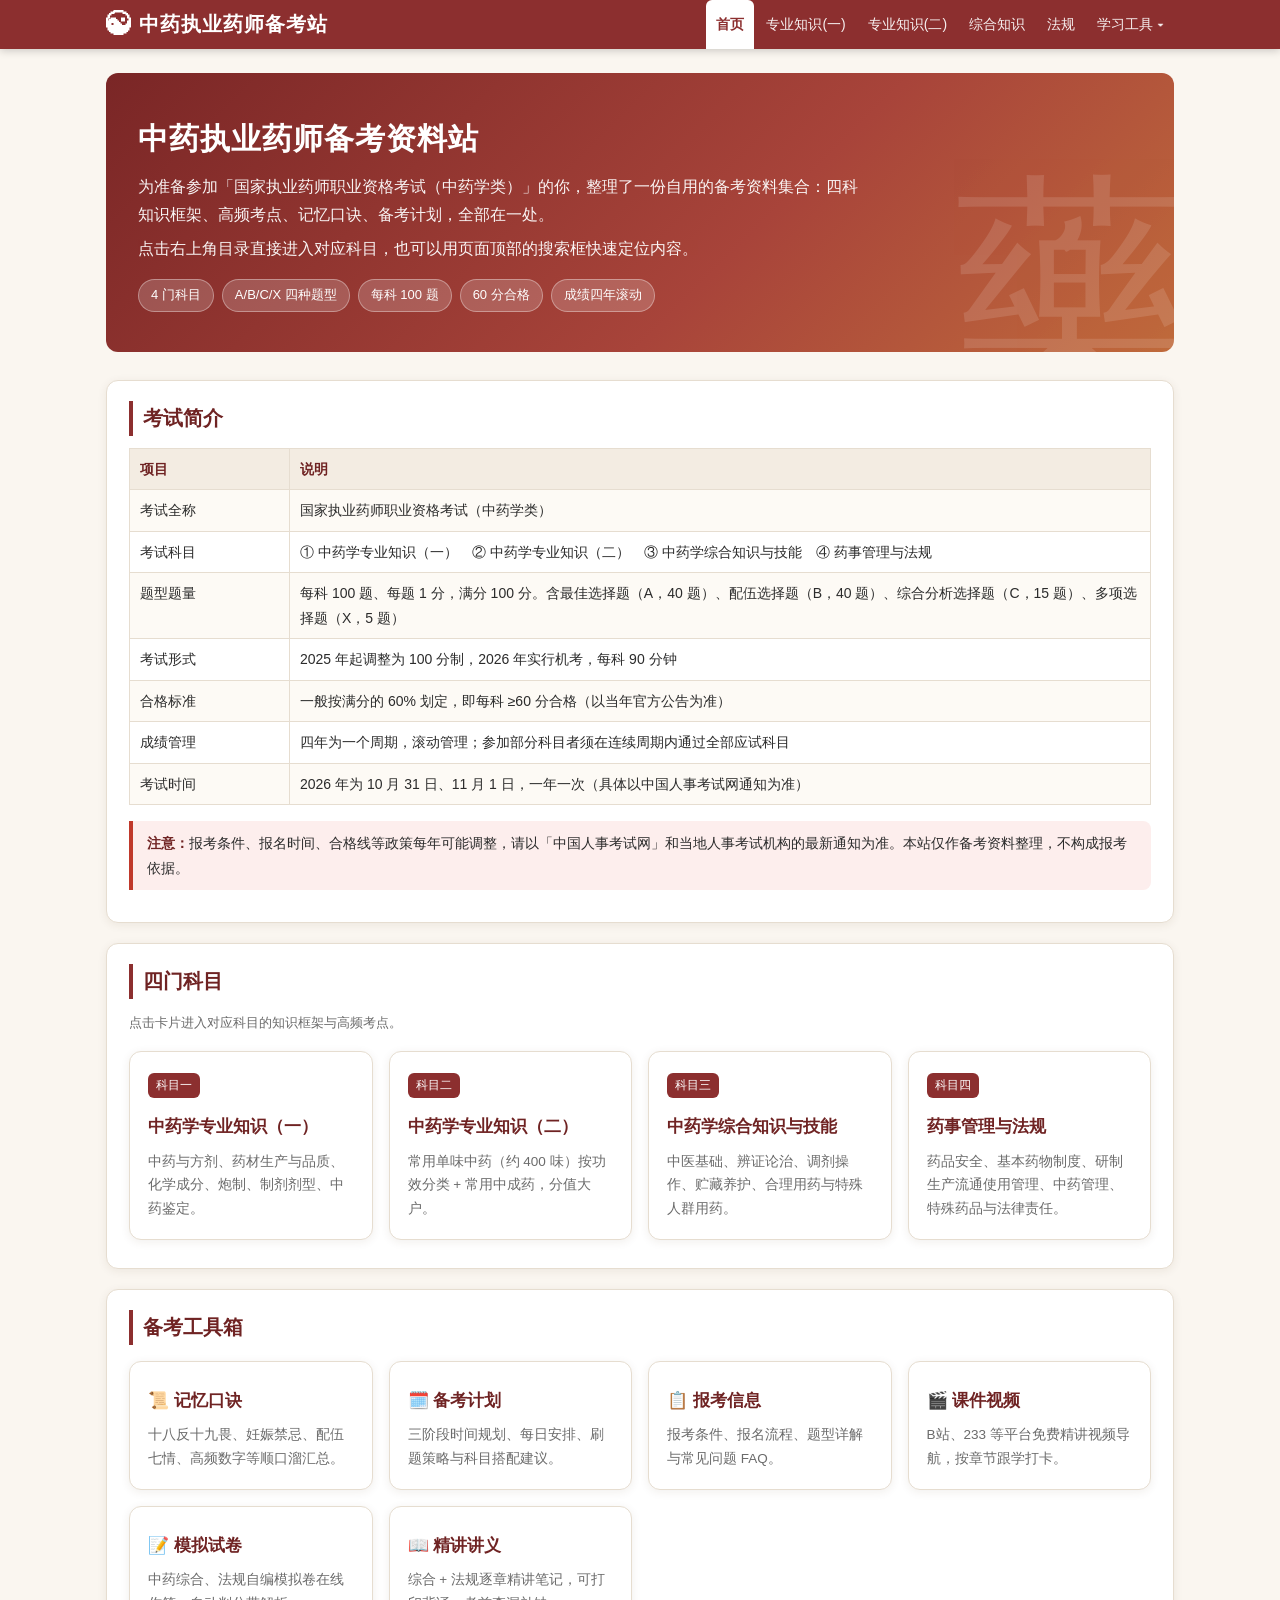
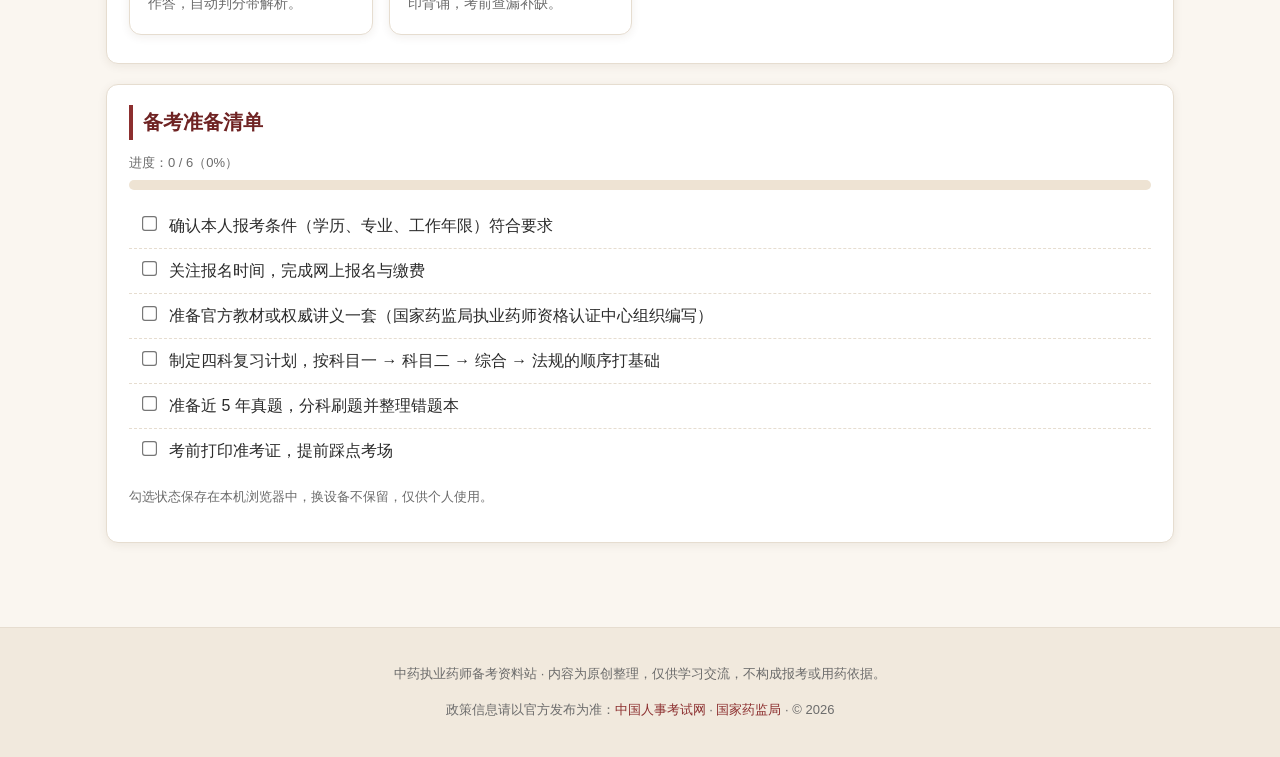
<file: index.html>
<!DOCTYPE html>
<html lang="zh-CN">
<head>
  <meta charset="UTF-8">
  <meta name="viewport" content="width=device-width, initial-scale=1.0">
  <title>中药执业药师 · 备考资料站</title>
  <link rel="stylesheet" href="css/style.css">
</head>
<body data-page="index">
  <header class="site-header">
    <div class="header-inner">
      <div class="brand"><a href="index.html"><span class="logo">☯</span> 中药执业药师备考站</a></div>
      <nav class="site-nav">
        <ul>
          <li><a href="index.html">首页</a></li>
          <li><a href="subjects/z1.html">专业知识(一)</a></li>
          <li><a href="subjects/z2.html">专业知识(二)</a></li>
          <li><a href="subjects/zh.html">综合知识</a></li>
          <li><a href="subjects/fl.html">法规</a></li>
          <li class="dropdown">
            <a href="#" class="drop-toggle">学习工具 ▾</a>
            <ul class="drop-menu">
              <li><a href="tools/koujue.html">记忆口诀</a></li>
              <li><a href="tools/plan.html">备考计划</a></li>
              <li><a href="tools/info.html">报考信息</a></li>
              <li><a href="tools/videos.html">课件视频</a></li>
              <li><a href="tools/mock.html">模拟试卷</a></li>
              <li><a href="tools/jingjiang.html">精讲讲义</a></li>
            </ul>
          </li>
        </ul>
      </nav>
    </div>
  </header>

  <main class="wrap">
    <section class="hero">
      <h1>中药执业药师备考资料站</h1>
      <p>为准备参加「国家执业药师职业资格考试（中药学类）」的你，整理了一份自用的备考资料集合：四科知识框架、高频考点、记忆口诀、备考计划，全部在一处。</p>
      <p>点击右上角目录直接进入对应科目，也可以用页面顶部的搜索框快速定位内容。</p>
      <div class="badges">
        <span class="badge">4 门科目</span>
        <span class="badge">A/B/C/X 四种题型</span>
        <span class="badge">每科 100 题</span>
        <span class="badge">60 分合格</span>
        <span class="badge">成绩四年滚动</span>
      </div>
    </section>

    <div class="card" data-search>
      <h2>考试简介</h2>
      <table>
        <tr><th style="width:160px">项目</th><th>说明</th></tr>
        <tr><td>考试全称</td><td>国家执业药师职业资格考试（中药学类）</td></tr>
        <tr><td>考试科目</td><td>① 中药学专业知识（一）　② 中药学专业知识（二）　③ 中药学综合知识与技能　④ 药事管理与法规</td></tr>
        <tr><td>题型题量</td><td>每科 100 题、每题 1 分，满分 100 分。含最佳选择题（A，40 题）、配伍选择题（B，40 题）、综合分析选择题（C，15 题）、多项选择题（X，5 题）</td></tr>
        <tr><td>考试形式</td><td>2025 年起调整为 100 分制，2026 年实行机考，每科 90 分钟</td></tr>
        <tr><td>合格标准</td><td>一般按满分的 60% 划定，即每科 ≥60 分合格（以当年官方公告为准）</td></tr>
        <tr><td>成绩管理</td><td>四年为一个周期，滚动管理；参加部分科目者须在连续周期内通过全部应试科目</td></tr>
        <tr><td>考试时间</td><td>2026 年为 10 月 31 日、11 月 1 日，一年一次（具体以中国人事考试网通知为准）</td></tr>
      </table>
      <div class="tip tip-warn"><strong>注意：</strong>报考条件、报名时间、合格线等政策每年可能调整，请以「中国人事考试网」和当地人事考试机构的最新通知为准。本站仅作备考资料整理，不构成报考依据。</div>
    </div>

    <div class="card" data-search>
      <h2>四门科目</h2>
      <p class="muted">点击卡片进入对应科目的知识框架与高频考点。</p>
      <div class="subject-grid">
        <a class="subject-card" href="subjects/z1.html">
          <span class="num">科目一</span>
          <h3>中药学专业知识（一）</h3>
          <p>中药与方剂、药材生产与品质、化学成分、炮制、制剂剂型、中药鉴定。</p>
        </a>
        <a class="subject-card" href="subjects/z2.html">
          <span class="num">科目二</span>
          <h3>中药学专业知识（二）</h3>
          <p>常用单味中药（约 400 味）按功效分类 + 常用中成药，分值大户。</p>
        </a>
        <a class="subject-card" href="subjects/zh.html">
          <span class="num">科目三</span>
          <h3>中药学综合知识与技能</h3>
          <p>中医基础、辨证论治、调剂操作、贮藏养护、合理用药与特殊人群用药。</p>
        </a>
        <a class="subject-card" href="subjects/fl.html">
          <span class="num">科目四</span>
          <h3>药事管理与法规</h3>
          <p>药品安全、基本药物制度、研制生产流通使用管理、中药管理、特殊药品与法律责任。</p>
        </a>
      </div>
    </div>

    <div class="card" data-search>
      <h2>备考工具箱</h2>
      <div class="subject-grid">
        <a class="subject-card" href="tools/koujue.html">
          <h3>📜 记忆口诀</h3>
          <p>十八反十九畏、妊娠禁忌、配伍七情、高频数字等顺口溜汇总。</p>
        </a>
        <a class="subject-card" href="tools/plan.html">
          <h3>🗓️ 备考计划</h3>
          <p>三阶段时间规划、每日安排、刷题策略与科目搭配建议。</p>
        </a>
        <a class="subject-card" href="tools/info.html">
          <h3>📋 报考信息</h3>
          <p>报考条件、报名流程、题型详解与常见问题 FAQ。</p>
        </a>
        <a class="subject-card" href="tools/videos.html">
          <h3>🎬 课件视频</h3>
          <p>B站、233 等平台免费精讲视频导航，按章节跟学打卡。</p>
        </a>
        <a class="subject-card" href="tools/mock.html">
          <h3>📝 模拟试卷</h3>
          <p>中药综合、法规自编模拟卷在线作答，自动判分带解析。</p>
        </a>
        <a class="subject-card" href="tools/jingjiang.html">
          <h3>📖 精讲讲义</h3>
          <p>综合 + 法规逐章精讲笔记，可打印背诵，考前查漏补缺。</p>
        </a>
      </div>
    </div>

    <div class="card">
      <h2>备考准备清单</h2>
      <div class="progress-wrap">
        <div class="progress-text">进度：0 / 0</div>
        <div class="progress-bar"><div class="progress-fill"></div></div>
      </div>
      <ul class="checklist">
        <li><input type="checkbox" id="ck1" data-k="ck1"><label for="ck1">确认本人报考条件（学历、专业、工作年限）符合要求</label></li>
        <li><input type="checkbox" id="ck2" data-k="ck2"><label for="ck2">关注报名时间，完成网上报名与缴费</label></li>
        <li><input type="checkbox" id="ck3" data-k="ck3"><label for="ck3">准备官方教材或权威讲义一套（国家药监局执业药师资格认证中心组织编写）</label></li>
        <li><input type="checkbox" id="ck4" data-k="ck4"><label for="ck4">制定四科复习计划，按科目一 → 科目二 → 综合 → 法规的顺序打基础</label></li>
        <li><input type="checkbox" id="ck5" data-k="ck5"><label for="ck5">准备近 5 年真题，分科刷题并整理错题本</label></li>
        <li><input type="checkbox" id="ck6" data-k="ck6"><label for="ck6">考前打印准考证，提前踩点考场</label></li>
      </ul>
      <p class="muted">勾选状态保存在本机浏览器中，换设备不保留，仅供个人使用。</p>
    </div>
  </main>

  <footer class="footer">
    <p>中药执业药师备考资料站 · 内容为原创整理，仅供学习交流，不构成报考或用药依据。</p>
    <p>政策信息请以官方发布为准：<a href="https://www.cpta.com.cn/" target="_blank" rel="noopener">中国人事考试网</a> · <a href="https://www.nmpa.gov.cn/" target="_blank" rel="noopener">国家药监局</a> · © <span data-year>2026</span></p>
  </footer>

  <script src="js/main.js"></script>
</body>
</html>
</file>
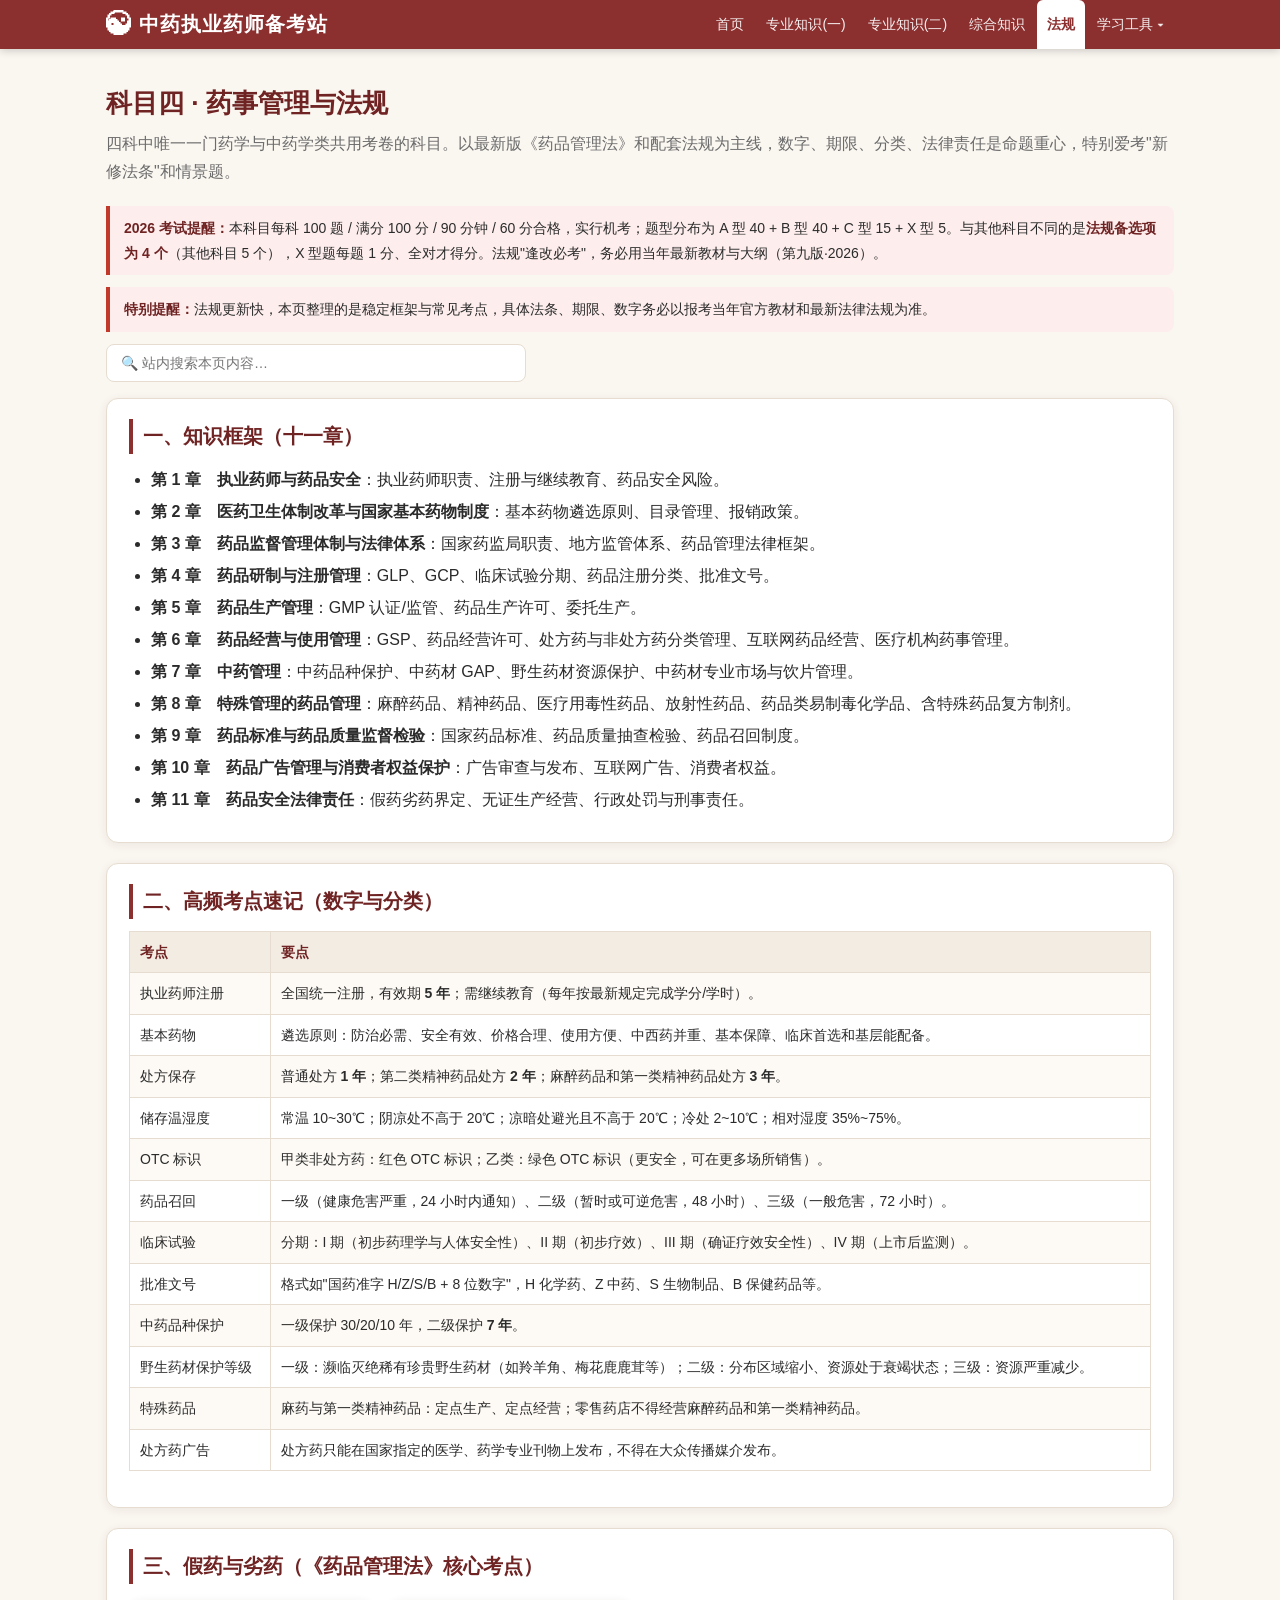
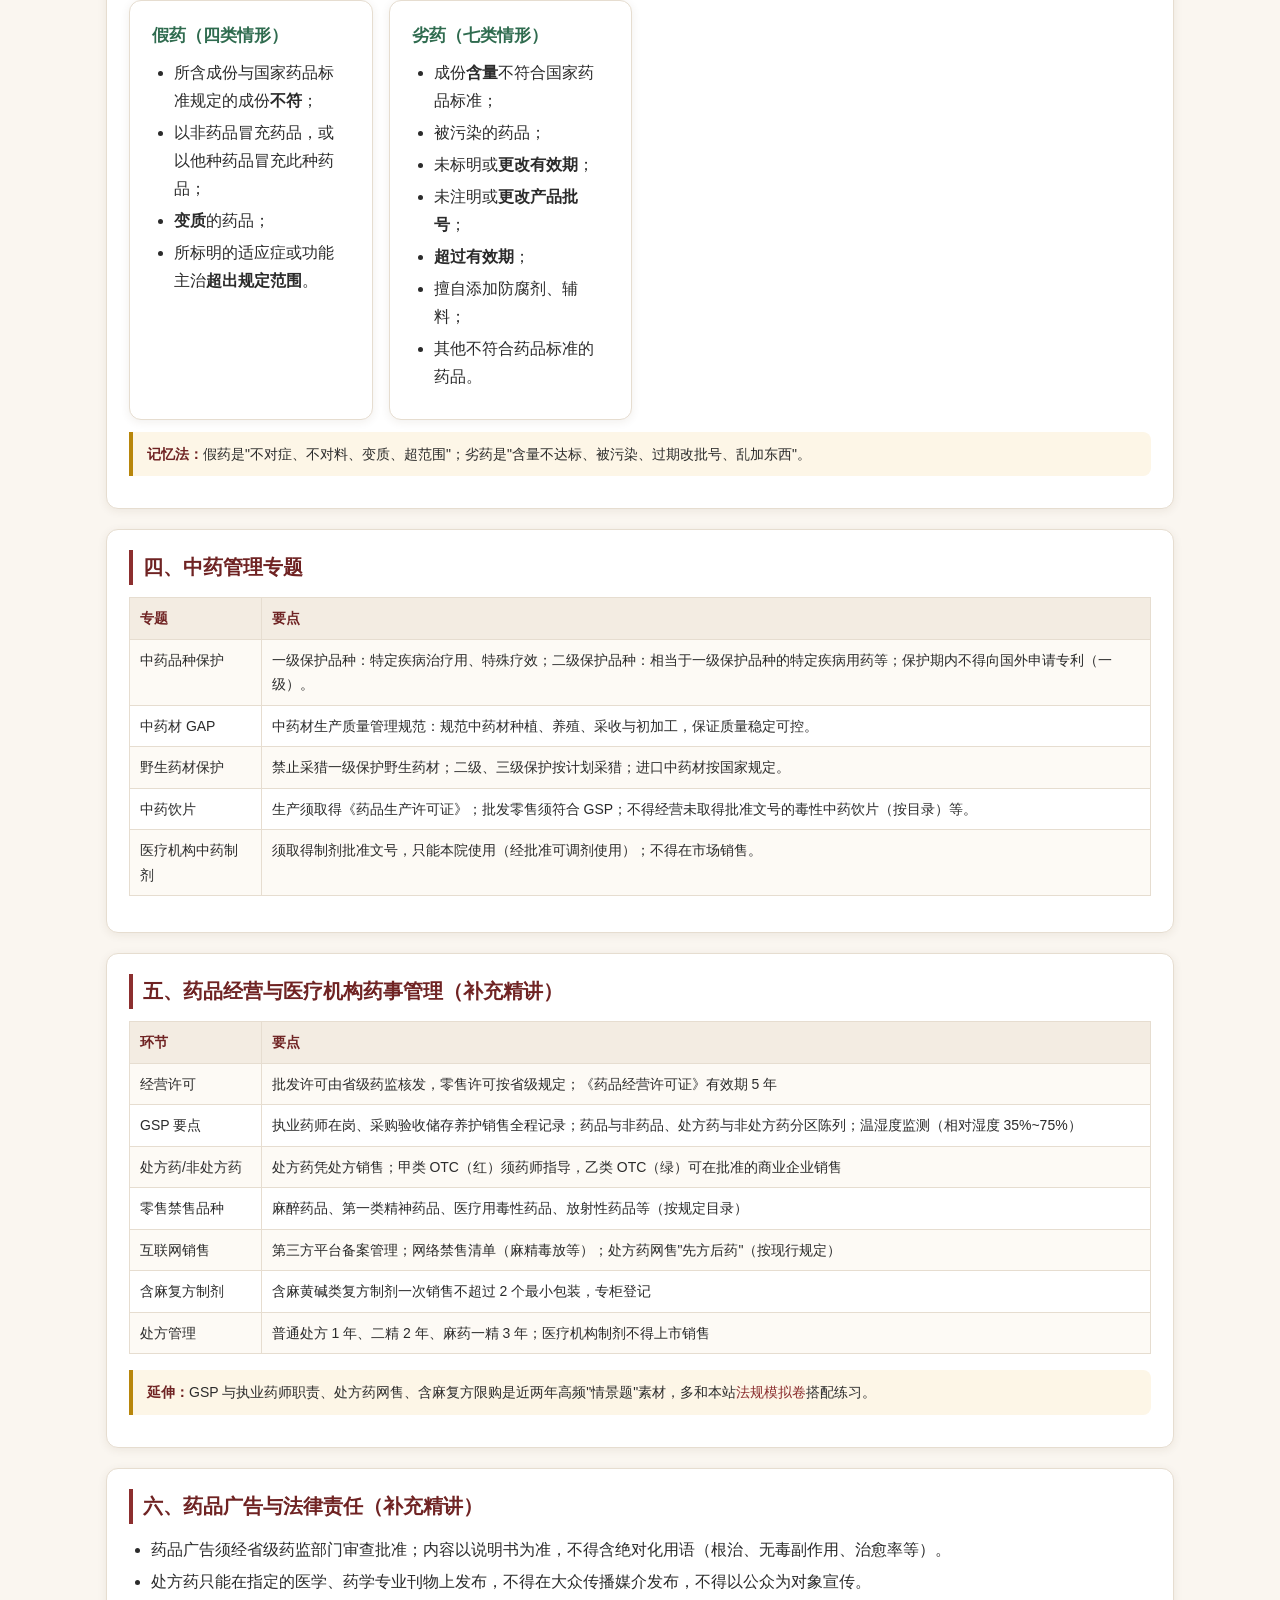
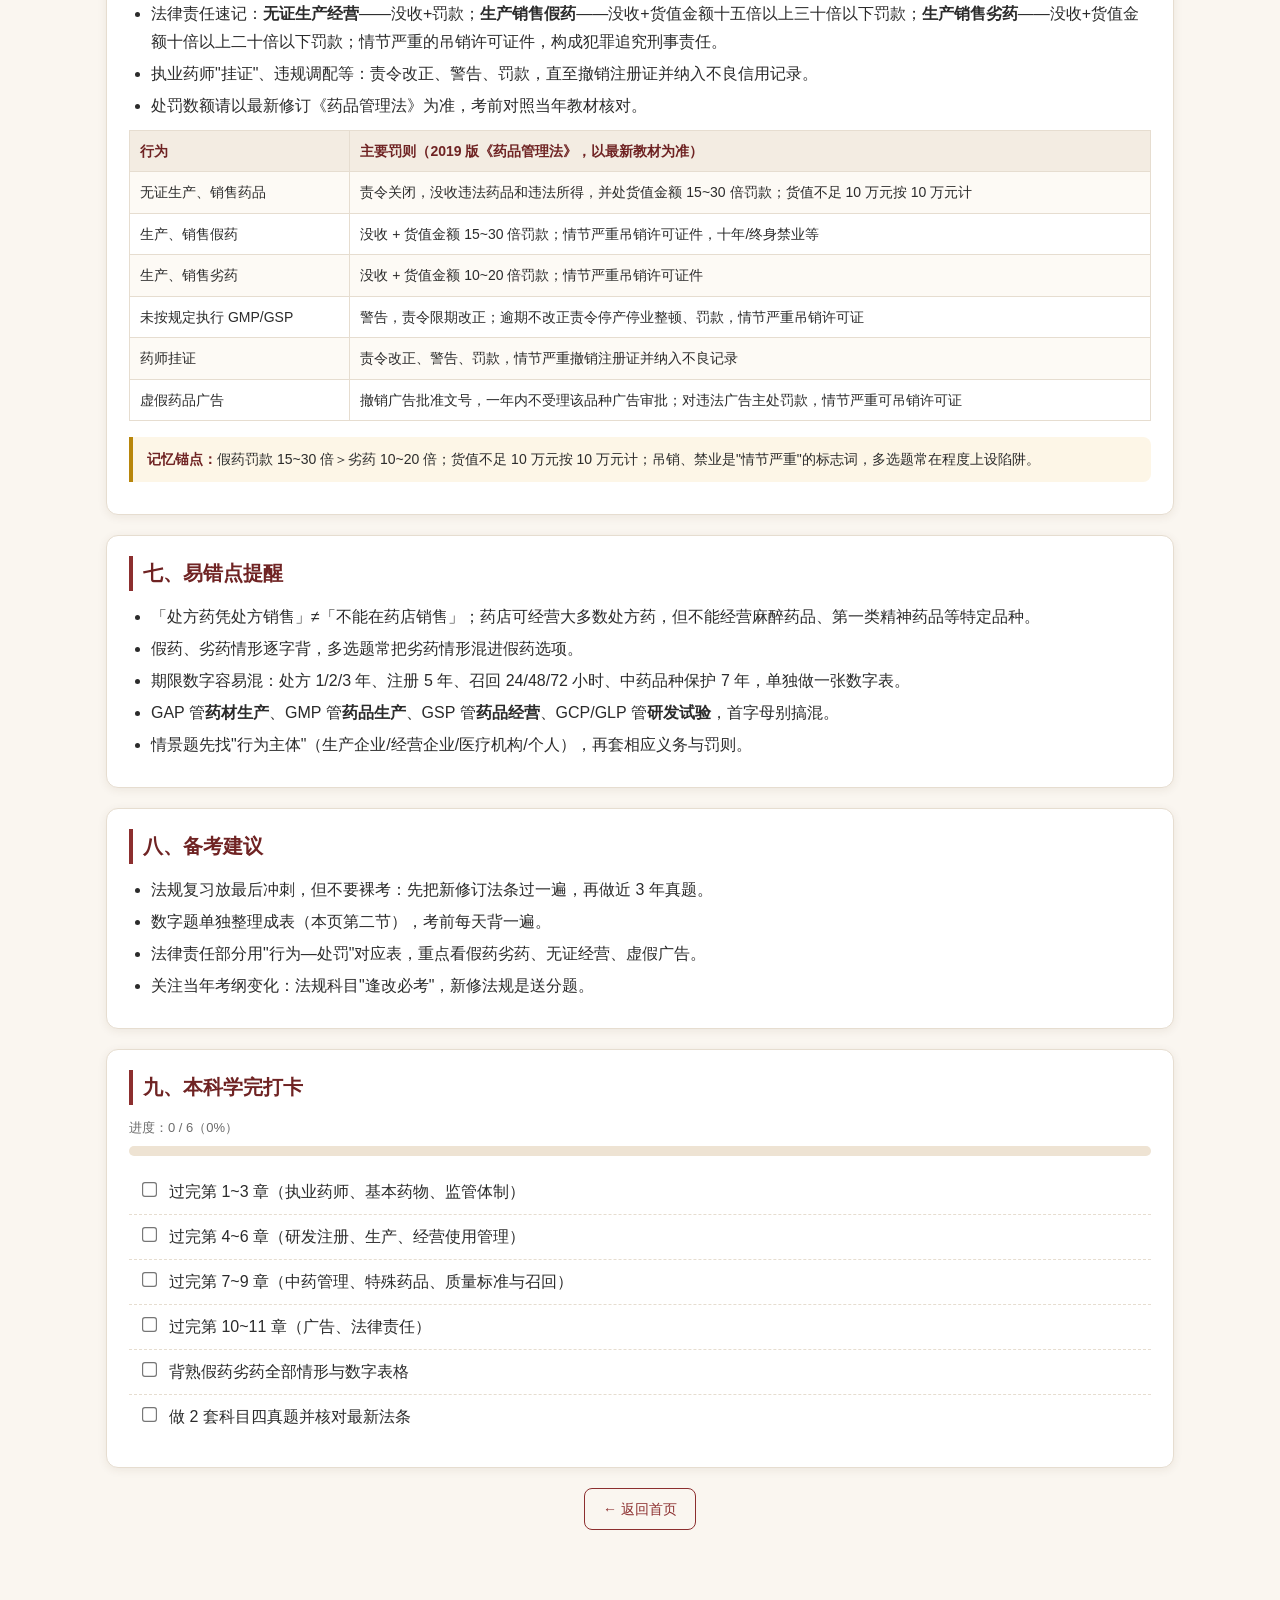
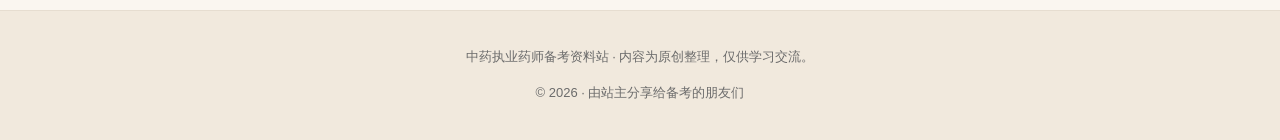
<file: subjects/fl.html>
<!DOCTYPE html>
<html lang="zh-CN">
<head>
  <meta charset="UTF-8">
  <meta name="viewport" content="width=device-width, initial-scale=1.0">
  <title>科目四 · 药事管理与法规｜中药执业药师备考站</title>
  <link rel="stylesheet" href="../css/style.css">
</head>
<body data-page="fl">
  <header class="site-header">
    <div class="header-inner">
      <div class="brand"><a href="../index.html"><span class="logo">☯</span> 中药执业药师备考站</a></div>
      <nav class="site-nav">
        <ul>
          <li><a href="../index.html">首页</a></li>
          <li><a href="z1.html">专业知识(一)</a></li>
          <li><a href="z2.html">专业知识(二)</a></li>
          <li><a href="zh.html">综合知识</a></li>
          <li><a href="fl.html">法规</a></li>
          <li class="dropdown">
            <a href="#" class="drop-toggle">学习工具 ▾</a>
            <ul class="drop-menu">
              <li><a href="../tools/koujue.html">记忆口诀</a></li>
              <li><a href="../tools/plan.html">备考计划</a></li>
              <li><a href="../tools/info.html">报考信息</a></li>
              <li><a href="../tools/videos.html">课件视频</a></li>
              <li><a href="../tools/mock.html">模拟试卷</a></li>
              <li><a href="../tools/jingjiang.html">精讲讲义</a></li>
            </ul>
          </li>
        </ul>
      </nav>
    </div>
  </header>

  <main class="wrap">
    <h1 class="page-title">科目四 · 药事管理与法规</h1>
    <p class="page-sub">四科中唯一一门药学与中药学类共用考卷的科目。以最新版《药品管理法》和配套法规为主线，数字、期限、分类、法律责任是命题重心，特别爱考"新修法条"和情景题。</p>

    <div class="tip tip-warn"><strong>2026 考试提醒：</strong>本科目每科 100 题 / 满分 100 分 / 90 分钟 / 60 分合格，实行机考；题型分布为 A 型 40 + B 型 40 + C 型 15 + X 型 5。与其他科目不同的是<strong>法规备选项为 4 个</strong>（其他科目 5 个），X 型题每题 1 分、全对才得分。法规"逢改必考"，务必用当年最新教材与大纲（第九版·2026）。</div>

    <div class="tip tip-warn"><strong>特别提醒：</strong>法规更新快，本页整理的是稳定框架与常见考点，具体法条、期限、数字务必以报考当年官方教材和最新法律法规为准。</div>

    <input type="search" id="siteSearch" class="search-box" placeholder="🔍 站内搜索本页内容…">

    <div class="card" data-search>
      <h2>一、知识框架（十一章）</h2>
      <ul class="tight">
        <li><strong>第 1 章　执业药师与药品安全</strong>：执业药师职责、注册与继续教育、药品安全风险。</li>
        <li><strong>第 2 章　医药卫生体制改革与国家基本药物制度</strong>：基本药物遴选原则、目录管理、报销政策。</li>
        <li><strong>第 3 章　药品监督管理体制与法律体系</strong>：国家药监局职责、地方监管体系、药品管理法律框架。</li>
        <li><strong>第 4 章　药品研制与注册管理</strong>：GLP、GCP、临床试验分期、药品注册分类、批准文号。</li>
        <li><strong>第 5 章　药品生产管理</strong>：GMP 认证/监管、药品生产许可、委托生产。</li>
        <li><strong>第 6 章　药品经营与使用管理</strong>：GSP、药品经营许可、处方药与非处方药分类管理、互联网药品经营、医疗机构药事管理。</li>
        <li><strong>第 7 章　中药管理</strong>：中药品种保护、中药材 GAP、野生药材资源保护、中药材专业市场与饮片管理。</li>
        <li><strong>第 8 章　特殊管理的药品管理</strong>：麻醉药品、精神药品、医疗用毒性药品、放射性药品、药品类易制毒化学品、含特殊药品复方制剂。</li>
        <li><strong>第 9 章　药品标准与药品质量监督检验</strong>：国家药品标准、药品质量抽查检验、药品召回制度。</li>
        <li><strong>第 10 章　药品广告管理与消费者权益保护</strong>：广告审查与发布、互联网广告、消费者权益。</li>
        <li><strong>第 11 章　药品安全法律责任</strong>：假药劣药界定、无证生产经营、行政处罚与刑事责任。</li>
      </ul>
    </div>

    <div class="card" data-search>
      <h2>二、高频考点速记（数字与分类）</h2>
      <table>
        <tr><th>考点</th><th>要点</th></tr>
        <tr><td>执业药师注册</td><td>全国统一注册，有效期 <strong>5 年</strong>；需继续教育（每年按最新规定完成学分/学时）。</td></tr>
        <tr><td>基本药物</td><td>遴选原则：防治必需、安全有效、价格合理、使用方便、中西药并重、基本保障、临床首选和基层能配备。</td></tr>
        <tr><td>处方保存</td><td>普通处方 <strong>1 年</strong>；第二类精神药品处方 <strong>2 年</strong>；麻醉药品和第一类精神药品处方 <strong>3 年</strong>。</td></tr>
        <tr><td>储存温湿度</td><td>常温 10~30℃；阴凉处不高于 20℃；凉暗处避光且不高于 20℃；冷处 2~10℃；相对湿度 35%~75%。</td></tr>
        <tr><td>OTC 标识</td><td>甲类非处方药：红色 OTC 标识；乙类：绿色 OTC 标识（更安全，可在更多场所销售）。</td></tr>
        <tr><td>药品召回</td><td>一级（健康危害严重，24 小时内通知）、二级（暂时或可逆危害，48 小时）、三级（一般危害，72 小时）。</td></tr>
        <tr><td>临床试验</td><td>分期：I 期（初步药理学与人体安全性）、II 期（初步疗效）、III 期（确证疗效安全性）、IV 期（上市后监测）。</td></tr>
        <tr><td>批准文号</td><td>格式如"国药准字 H/Z/S/B + 8 位数字"，H 化学药、Z 中药、S 生物制品、B 保健药品等。</td></tr>
        <tr><td>中药品种保护</td><td>一级保护 30/20/10 年，二级保护 <strong>7 年</strong>。</td></tr>
        <tr><td>野生药材保护等级</td><td>一级：濒临灭绝稀有珍贵野生药材（如羚羊角、梅花鹿鹿茸等）；二级：分布区域缩小、资源处于衰竭状态；三级：资源严重减少。</td></tr>
        <tr><td>特殊药品</td><td>麻药与第一类精神药品：定点生产、定点经营；零售药店不得经营麻醉药品和第一类精神药品。</td></tr>
        <tr><td>处方药广告</td><td>处方药只能在国家指定的医学、药学专业刊物上发布，不得在大众传播媒介发布。</td></tr>
      </table>
    </div>

    <div class="card" data-search>
      <h2>三、假药与劣药（《药品管理法》核心考点）</h2>
      <div class="subject-grid">
        <div class="card" style="margin:0">
          <h3 style="margin-top:0">假药（四类情形）</h3>
          <ul class="tight">
            <li>所含成份与国家药品标准规定的成份<strong>不符</strong>；</li>
            <li>以非药品冒充药品，或以他种药品冒充此种药品；</li>
            <li><strong>变质</strong>的药品；</li>
            <li>所标明的适应症或功能主治<strong>超出规定范围</strong>。</li>
          </ul>
        </div>
        <div class="card" style="margin:0">
          <h3 style="margin-top:0">劣药（七类情形）</h3>
          <ul class="tight">
            <li>成份<strong>含量</strong>不符合国家药品标准；</li>
            <li>被污染的药品；</li>
            <li>未标明或<strong>更改有效期</strong>；</li>
            <li>未注明或<strong>更改产品批号</strong>；</li>
            <li><strong>超过有效期</strong>；</li>
            <li>擅自添加防腐剂、辅料；</li>
            <li>其他不符合药品标准的药品。</li>
          </ul>
        </div>
      </div>
      <div class="tip"><strong>记忆法：</strong>假药是"不对症、不对料、变质、超范围"；劣药是"含量不达标、被污染、过期改批号、乱加东西"。</div>
    </div>

    <div class="card" data-search>
      <h2>四、中药管理专题</h2>
      <table>
        <tr><th>专题</th><th>要点</th></tr>
        <tr><td>中药品种保护</td><td>一级保护品种：特定疾病治疗用、特殊疗效；二级保护品种：相当于一级保护品种的特定疾病用药等；保护期内不得向国外申请专利（一级）。</td></tr>
        <tr><td>中药材 GAP</td><td>中药材生产质量管理规范：规范中药材种植、养殖、采收与初加工，保证质量稳定可控。</td></tr>
        <tr><td>野生药材保护</td><td>禁止采猎一级保护野生药材；二级、三级保护按计划采猎；进口中药材按国家规定。</td></tr>
        <tr><td>中药饮片</td><td>生产须取得《药品生产许可证》；批发零售须符合 GSP；不得经营未取得批准文号的毒性中药饮片（按目录）等。</td></tr>
        <tr><td>医疗机构中药制剂</td><td>须取得制剂批准文号，只能本院使用（经批准可调剂使用）；不得在市场销售。</td></tr>
      </table>
    </div>

    <div class="card" data-search>
      <h2>五、药品经营与医疗机构药事管理（补充精讲）</h2>
      <table>
        <tr><th>环节</th><th>要点</th></tr>
        <tr><td>经营许可</td><td>批发许可由省级药监核发，零售许可按省级规定；《药品经营许可证》有效期 5 年</td></tr>
        <tr><td>GSP 要点</td><td>执业药师在岗、采购验收储存养护销售全程记录；药品与非药品、处方药与非处方药分区陈列；温湿度监测（相对湿度 35%~75%）</td></tr>
        <tr><td>处方药/非处方药</td><td>处方药凭处方销售；甲类 OTC（红）须药师指导，乙类 OTC（绿）可在批准的商业企业销售</td></tr>
        <tr><td>零售禁售品种</td><td>麻醉药品、第一类精神药品、医疗用毒性药品、放射性药品等（按规定目录）</td></tr>
        <tr><td>互联网销售</td><td>第三方平台备案管理；网络禁售清单（麻精毒放等）；处方药网售"先方后药"（按现行规定）</td></tr>
        <tr><td>含麻复方制剂</td><td>含麻黄碱类复方制剂一次销售不超过 2 个最小包装，专柜登记</td></tr>
        <tr><td>处方管理</td><td>普通处方 1 年、二精 2 年、麻药一精 3 年；医疗机构制剂不得上市销售</td></tr>
      </table>
      <div class="tip"><strong>延伸：</strong>GSP 与执业药师职责、处方药网售、含麻复方限购是近两年高频"情景题"素材，多和本站<a href="../tools/mock-fagui.html">法规模拟卷</a>搭配练习。</div>
    </div>

    <div class="card" data-search>
      <h2>六、药品广告与法律责任（补充精讲）</h2>
      <ul class="tight">
        <li>药品广告须经省级药监部门审查批准；内容以说明书为准，不得含绝对化用语（根治、无毒副作用、治愈率等）。</li>
        <li>处方药只能在指定的医学、药学专业刊物上发布，不得在大众传播媒介发布，不得以公众为对象宣传。</li>
        <li>法律责任速记：<strong>无证生产经营</strong>——没收+罚款；<strong>生产销售假药</strong>——没收+货值金额十五倍以上三十倍以下罚款；<strong>生产销售劣药</strong>——没收+货值金额十倍以上二十倍以下罚款；情节严重的吊销许可证件，构成犯罪追究刑事责任。</li>
        <li>执业药师"挂证"、违规调配等：责令改正、警告、罚款，直至撤销注册证并纳入不良信用记录。</li>
        <li>处罚数额请以最新修订《药品管理法》为准，考前对照当年教材核对。</li>
      </ul>
      <table>
        <tr><th>行为</th><th>主要罚则（2019 版《药品管理法》，以最新教材为准）</th></tr>
        <tr><td>无证生产、销售药品</td><td>责令关闭，没收违法药品和违法所得，并处货值金额 15~30 倍罚款；货值不足 10 万元按 10 万元计</td></tr>
        <tr><td>生产、销售假药</td><td>没收 + 货值金额 15~30 倍罚款；情节严重吊销许可证件，十年/终身禁业等</td></tr>
        <tr><td>生产、销售劣药</td><td>没收 + 货值金额 10~20 倍罚款；情节严重吊销许可证件</td></tr>
        <tr><td>未按规定执行 GMP/GSP</td><td>警告，责令限期改正；逾期不改正责令停产停业整顿、罚款，情节严重吊销许可证</td></tr>
        <tr><td>药师挂证</td><td>责令改正、警告、罚款，情节严重撤销注册证并纳入不良记录</td></tr>
        <tr><td>虚假药品广告</td><td>撤销广告批准文号，一年内不受理该品种广告审批；对违法广告主处罚款，情节严重可吊销许可证</td></tr>
      </table>
      <div class="tip"><strong>记忆锚点：</strong>假药罚款 15~30 倍＞劣药 10~20 倍；货值不足 10 万元按 10 万元计；吊销、禁业是"情节严重"的标志词，多选题常在程度上设陷阱。</div>
    </div>

    <div class="card" data-search>
      <h2>七、易错点提醒</h2>
      <ul class="tight">
        <li>「处方药凭处方销售」≠「不能在药店销售」；药店可经营大多数处方药，但不能经营麻醉药品、第一类精神药品等特定品种。</li>
        <li>假药、劣药情形逐字背，多选题常把劣药情形混进假药选项。</li>
        <li>期限数字容易混：处方 1/2/3 年、注册 5 年、召回 24/48/72 小时、中药品种保护 7 年，单独做一张数字表。</li>
        <li>GAP 管<strong>药材生产</strong>、GMP 管<strong>药品生产</strong>、GSP 管<strong>药品经营</strong>、GCP/GLP 管<strong>研发试验</strong>，首字母别搞混。</li>
        <li>情景题先找"行为主体"（生产企业/经营企业/医疗机构/个人），再套相应义务与罚则。</li>
      </ul>
    </div>

    <div class="card" data-search>
      <h2>八、备考建议</h2>
      <ul class="tight">
        <li>法规复习放最后冲刺，但不要裸考：先把新修订法条过一遍，再做近 3 年真题。</li>
        <li>数字题单独整理成表（本页第二节），考前每天背一遍。</li>
        <li>法律责任部分用"行为—处罚"对应表，重点看假药劣药、无证经营、虚假广告。</li>
        <li>关注当年考纲变化：法规科目"逢改必考"，新修法规是送分题。</li>
      </ul>
    </div>

    <div class="card">
      <h2>九、本科学完打卡</h2>
      <div class="progress-wrap">
        <div class="progress-text">进度：0 / 0</div>
        <div class="progress-bar"><div class="progress-fill"></div></div>
      </div>
      <ul class="checklist">
        <li><input type="checkbox" id="fl-1" data-k="fl-1"><label for="fl-1">过完第 1~3 章（执业药师、基本药物、监管体制）</label></li>
        <li><input type="checkbox" id="fl-2" data-k="fl-2"><label for="fl-2">过完第 4~6 章（研发注册、生产、经营使用管理）</label></li>
        <li><input type="checkbox" id="fl-3" data-k="fl-3"><label for="fl-3">过完第 7~9 章（中药管理、特殊药品、质量标准与召回）</label></li>
        <li><input type="checkbox" id="fl-4" data-k="fl-4"><label for="fl-4">过完第 10~11 章（广告、法律责任）</label></li>
        <li><input type="checkbox" id="fl-5" data-k="fl-5"><label for="fl-5">背熟假药劣药全部情形与数字表格</label></li>
        <li><input type="checkbox" id="fl-6" data-k="fl-6"><label for="fl-6">做 2 套科目四真题并核对最新法条</label></li>
      </ul>
    </div>

    <p class="center no-print"><a class="btn btn-outline" href="../index.html">← 返回首页</a></p>
  </main>

  <footer class="footer">
    <p>中药执业药师备考资料站 · 内容为原创整理，仅供学习交流。</p>
    <p>© <span data-year>2026</span> · 由站主分享给备考的朋友们</p>
  </footer>

  <script src="../js/main.js"></script>
</body>
</html>
</file>
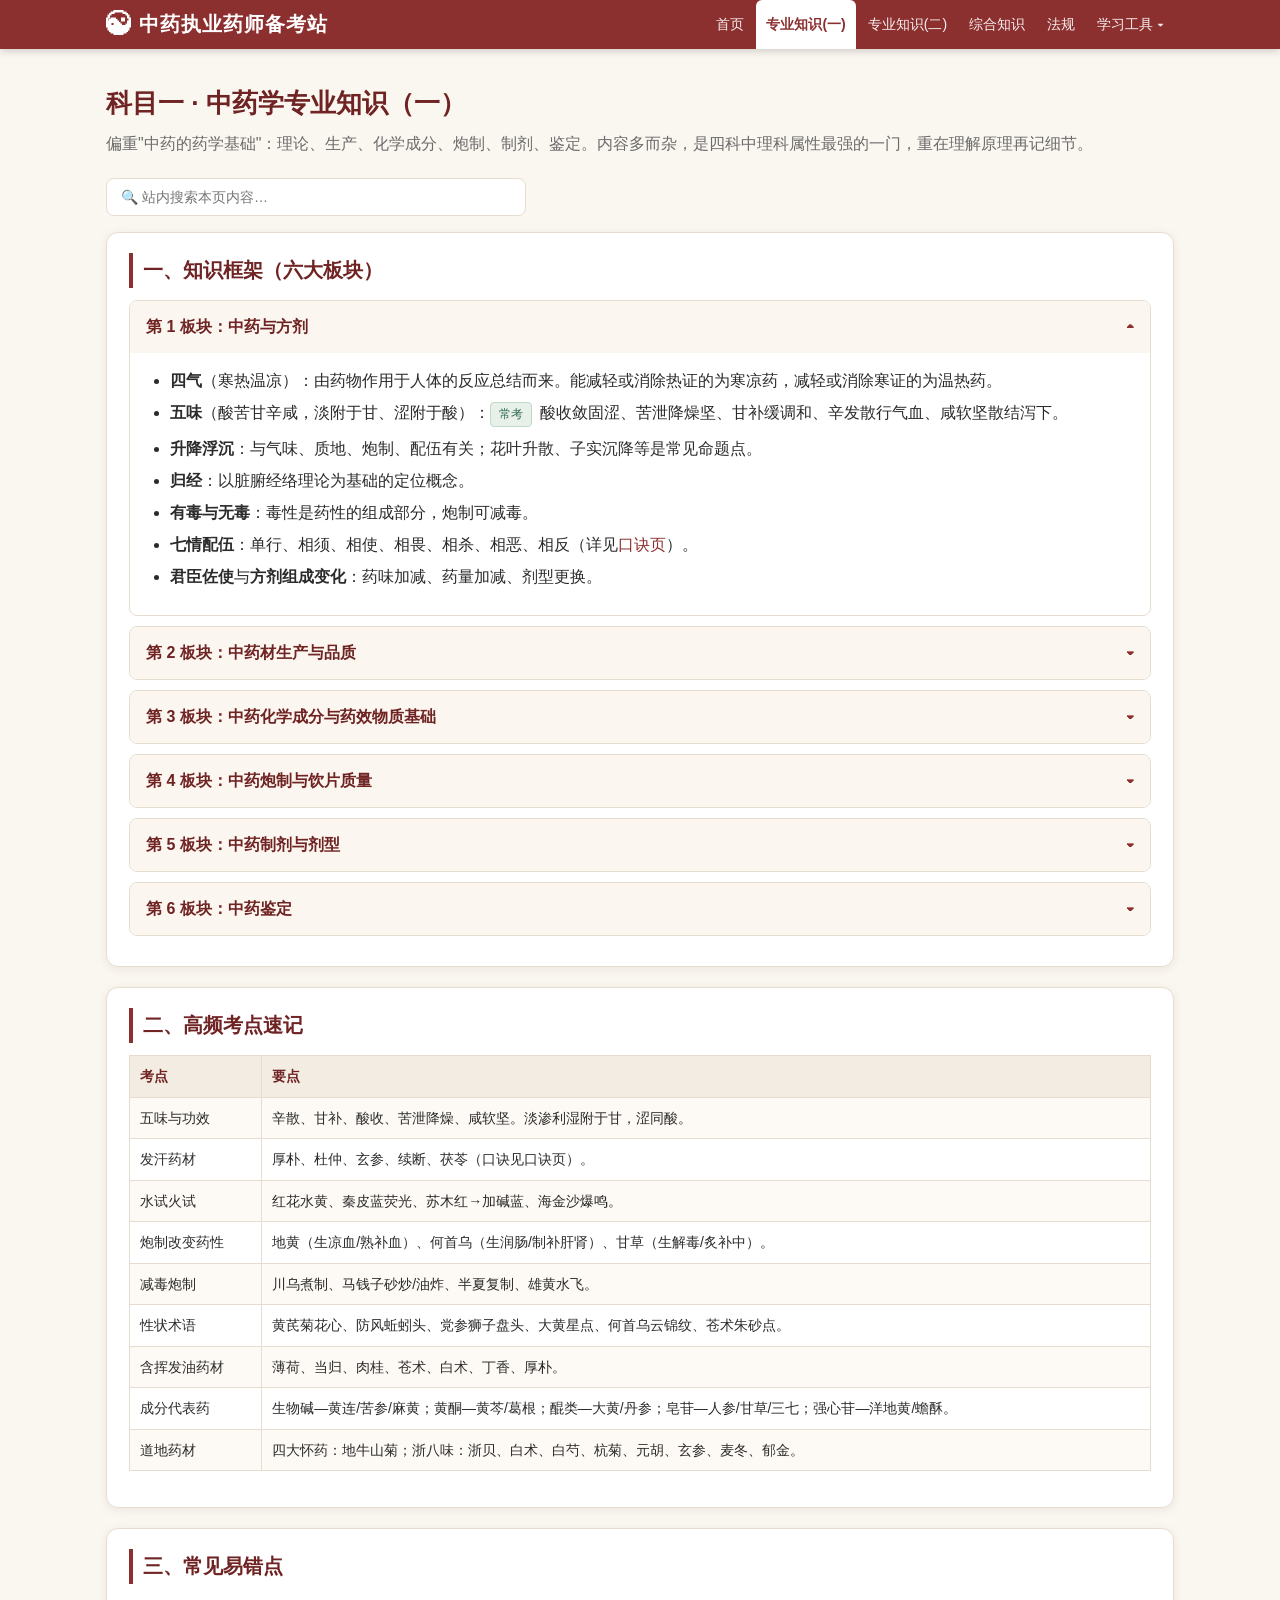
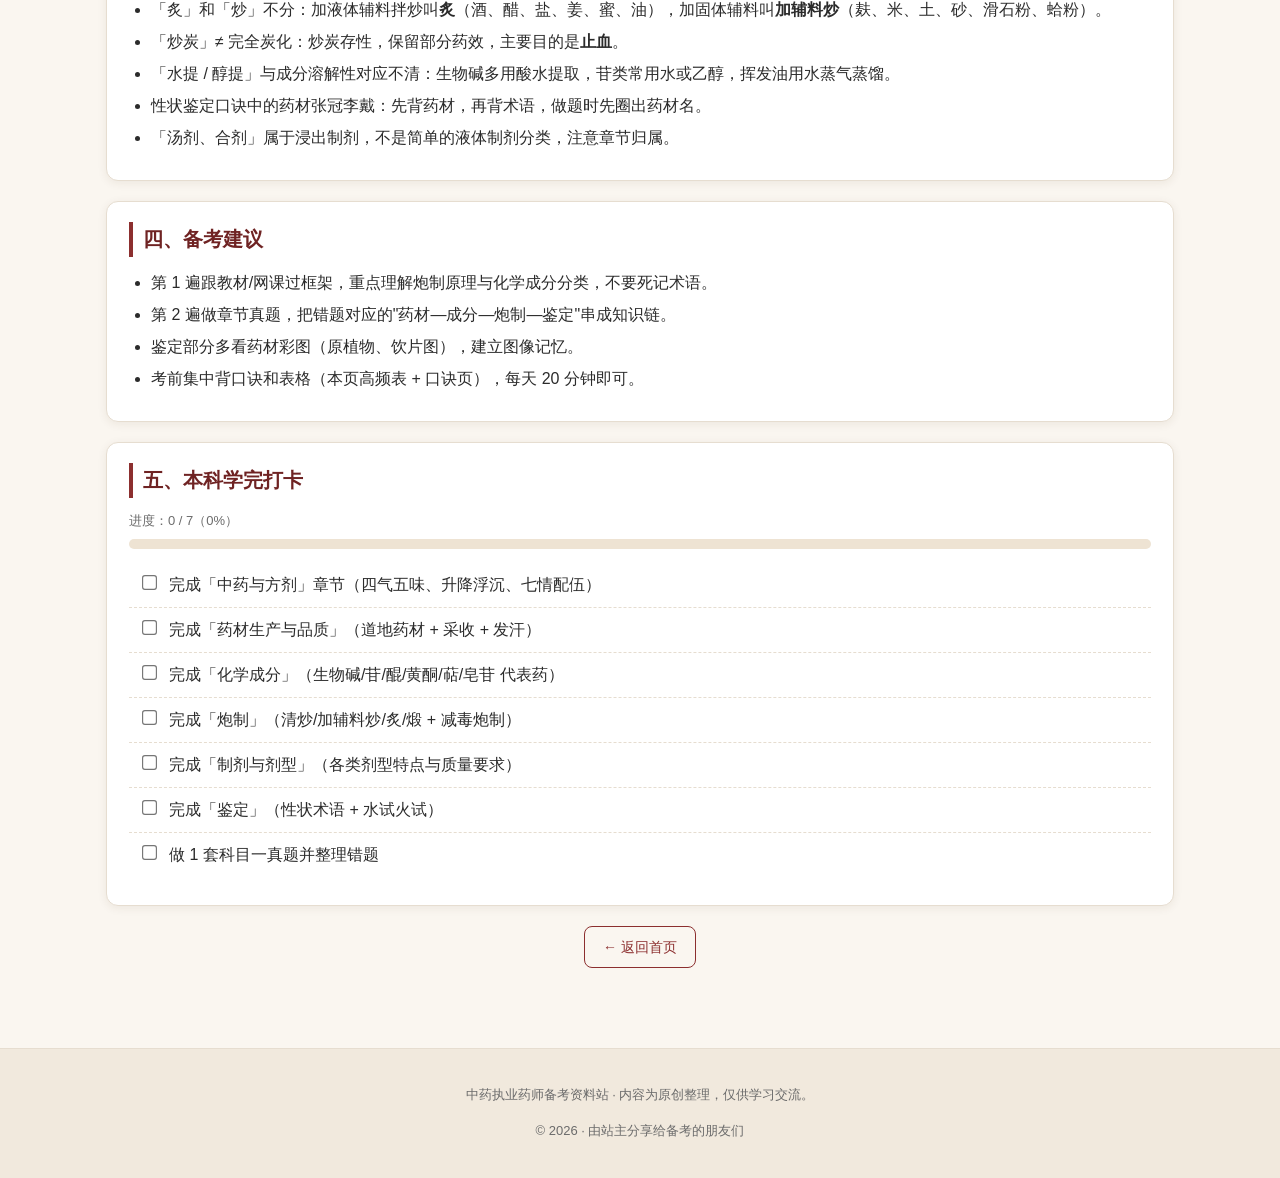
<file: subjects/z1.html>
<!DOCTYPE html>
<html lang="zh-CN">
<head>
  <meta charset="UTF-8">
  <meta name="viewport" content="width=device-width, initial-scale=1.0">
  <title>科目一 · 中药学专业知识（一）｜中药执业药师备考站</title>
  <link rel="stylesheet" href="../css/style.css">
</head>
<body data-page="z1">
  <header class="site-header">
    <div class="header-inner">
      <div class="brand"><a href="../index.html"><span class="logo">☯</span> 中药执业药师备考站</a></div>
      <nav class="site-nav">
        <ul>
          <li><a href="../index.html">首页</a></li>
          <li><a href="z1.html">专业知识(一)</a></li>
          <li><a href="z2.html">专业知识(二)</a></li>
          <li><a href="zh.html">综合知识</a></li>
          <li><a href="fl.html">法规</a></li>
          <li class="dropdown">
            <a href="#" class="drop-toggle">学习工具 ▾</a>
            <ul class="drop-menu">
              <li><a href="../tools/koujue.html">记忆口诀</a></li>
              <li><a href="../tools/plan.html">备考计划</a></li>
              <li><a href="../tools/info.html">报考信息</a></li>
              <li><a href="../tools/videos.html">课件视频</a></li>
              <li><a href="../tools/mock.html">模拟试卷</a></li>
              <li><a href="../tools/jingjiang.html">精讲讲义</a></li>
            </ul>
          </li>
        </ul>
      </nav>
    </div>
  </header>

  <main class="wrap">
    <h1 class="page-title">科目一 · 中药学专业知识（一）</h1>
    <p class="page-sub">偏重"中药的药学基础"：理论、生产、化学成分、炮制、制剂、鉴定。内容多而杂，是四科中理科属性最强的一门，重在理解原理再记细节。</p>

    <input type="search" id="siteSearch" class="search-box" placeholder="🔍 站内搜索本页内容…">

    <div class="card" data-search>
      <h2>一、知识框架（六大板块）</h2>

      <details open>
        <summary>第 1 板块：中药与方剂</summary>
        <div class="body">
          <ul class="tight">
            <li><strong>四气</strong>（寒热温凉）：由药物作用于人体的反应总结而来。能减轻或消除热证的为寒凉药，减轻或消除寒证的为温热药。</li>
            <li><strong>五味</strong>（酸苦甘辛咸，淡附于甘、涩附于酸）：<span class="tag tag-key">常考</span> 酸收敛固涩、苦泄降燥坚、甘补缓调和、辛发散行气血、咸软坚散结泻下。</li>
            <li><strong>升降浮沉</strong>：与气味、质地、炮制、配伍有关；花叶升散、子实沉降等是常见命题点。</li>
            <li><strong>归经</strong>：以脏腑经络理论为基础的定位概念。</li>
            <li><strong>有毒与无毒</strong>：毒性是药性的组成部分，炮制可减毒。</li>
            <li><strong>七情配伍</strong>：单行、相须、相使、相畏、相杀、相恶、相反（详见<a href="../tools/koujue.html">口诀页</a>）。</li>
            <li><strong>君臣佐使</strong>与<strong>方剂组成变化</strong>：药味加减、药量加减、剂型更换。</li>
          </ul>
        </div>
      </details>

      <details>
        <summary>第 2 板块：中药材生产与品质</summary>
        <div class="body">
          <ul class="tight">
            <li><strong>道地药材</strong>：四大怀药（地黄、牛膝、山药、菊花）；浙八味（浙贝母、白术、白芍、杭菊、延胡索、玄参、麦冬、温郁金）；川药（川芎、川乌、黄连、附子、川贝母等）；广药（砂仁、广藿香、巴戟天、肉桂等）；云药（三七、木香、茯苓等）；关药（人参、鹿茸、细辛等）。</li>
            <li><strong>采收原则</strong>：根及根茎类一般在秋末春初、有效成分含量高时采收；茎木类秋冬季；皮类春末夏初；叶类开花前或果实未成熟前；花类含苞待放或初开时；果实种子类成熟时；全草类开花或生长茂盛时；菌藻类按各自规律。</li>
            <li><strong>产地加工</strong>：拣洗、切片、蒸煮烫、搓揉、发汗、干燥等。</li>
            <li><strong>"发汗"药材</strong>：<span class="tag tag-hot">高频</span> 厚朴、杜仲、玄参、续断、茯苓、秦艽等（加工时堆置发热，促使内部水分外溢）。</li>
          </ul>
        </div>
      </details>

      <details>
        <summary>第 3 板块：中药化学成分与药效物质基础</summary>
        <div class="body">
          <ul class="tight">
            <li><strong>生物碱</strong>：如苦参中的苦参碱、黄连中的小檗碱、麻黄中的麻黄碱、洋金花中的东莨菪碱等。</li>
            <li><strong>苷类</strong>：如苦杏仁苷（水解产生氢氰酸）、人参皂苷、黄芪甲苷等。</li>
            <li><strong>醌类</strong>：大黄、何首乌、虎杖中的蒽醌类成分；丹参中的菲醌类。</li>
            <li><strong>黄酮类</strong>：黄芩苷、葛根素、银杏叶黄酮、槐花芦丁等。</li>
            <li><strong>萜类与挥发油</strong>：薄荷醇（单萜）、青蒿素（倍半萜）、穿心莲内酯、人参三萜皂苷等；含挥发油的药材：薄荷、当归、肉桂、苍术、白术、厚朴、丁香等。</li>
            <li><strong>皂苷类</strong>：人参、三七、甘草、柴胡、桔梗、麦冬等。</li>
            <li><strong>强心苷</strong>：洋地黄（毛花苷）、蟾酥等。<strong>有机酸</strong>：金银花绿原酸、当归阿魏酸、丹参丹酚酸等。</li>
            <li><span class="tag tag-hot">高频</span> 经典题型：给成分判断药材，或给药材选主要成分，务必做"药材 ↔ 成分"双向记忆。</li>
          </ul>
        </div>
      </details>

      <details>
        <summary>第 4 板块：中药炮制与饮片质量</summary>
        <div class="body">
          <ul class="tight">
            <li><strong>炮制目的</strong>：降低毒性（川乌煮制、马钱子砂炒）、改变药性（生地黄凉血 ↔ 熟地黄补血）、增强疗效、便于调剂制剂（切片、粉碎）、矫味矫臭（酒制、醋制）等。</li>
            <li><strong>清炒</strong>：炒黄（山楂、芥子）、炒焦（山楂焦、栀子焦）、炒炭（止血，如大蓟炭、蒲黄炭）。</li>
            <li><strong>加辅料炒</strong>：麸炒（苍术、白术、枳壳）、米炒（斑蝥）、土炒（白术、山药）、砂炒（马钱子、骨碎补）、滑石粉炒（水蛭）、蛤粉炒（阿胶）。</li>
            <li><strong>炙法</strong>：酒炙（活血通络，如当归、川芎、丹参）、醋炙（入肝止痛，如延胡索、香附、乳香）、盐炙（入肾，如杜仲、补骨脂、车前子）、姜炙（止呕，如厚朴、竹茹）、蜜炙（润肺补中，如黄芪、甘草、麻黄、枇杷叶）、油炙（马钱子）。</li>
            <li><strong>煅法</strong>：明煅（石膏、牡蛎）、煅淬（自然铜、代赭石、磁石）。</li>
            <li><strong>其他方法</strong>：蒸（何首乌、黄芩）、煮（川乌）、燀（苦杏仁）、复制（半夏）、发酵（六神曲、淡豆豉）、发芽（麦芽）、制霜（巴豆霜）、水飞（朱砂、雄黄）。</li>
            <li><span class="tag tag-hot">高频</span> 熟记"何首乌：生润肠通便、制补益精血"；"半夏：清半夏（姜矾制）燥湿化痰、法半夏（甘草石灰制）和胃止呕"。</li>
          </ul>
        </div>
      </details>

      <details>
        <summary>第 5 板块：中药制剂与剂型</summary>
        <div class="body">
          <ul class="tight">
            <li><strong>浸出制剂</strong>：汤剂、合剂、糖浆剂、煎膏剂（膏滋）、酒剂、酊剂（含药量以浓度标示，一般每 100ml 相当原药材 20g）等。</li>
            <li><strong>液体制剂</strong>：真溶液、胶体、混悬剂（沉降体积比）、乳剂（分层、絮凝、破裂、转相）等。</li>
            <li><strong>注射剂</strong>：输液、注射用无菌粉末等；<strong>眼用制剂</strong>、<strong>外用膏剂</strong>（软膏剂、膏药、贴膏剂）、<strong>栓剂</strong>（直肠给药，避免肝首过）等。</li>
            <li><strong>固体制剂</strong>：散剂（最古老剂型之一）、颗粒剂（溶化性）、胶囊剂（空胶囊、崩解时限）、丸剂（滴丸、浓缩丸、水丸、蜜丸等）、片剂（崩解时限、溶出度）。</li>
            <li><strong>气雾剂与喷雾剂</strong>、<strong>膜剂</strong>、<strong>胶剂</strong>（阿胶、鹿角胶）等。</li>
            <li><span class="tag tag-hot">高频</span> 各剂型"特点 + 质量要求"容易混，用表格横向对比记忆（举例：注射剂要求无菌、热原检查合格；栓剂要求融变时限；片剂要求崩解时限/溶出度）。</li>
          </ul>
        </div>
      </details>

      <details>
        <summary>第 6 板块：中药鉴定</summary>
        <div class="body">
          <ul class="tight">
            <li><strong>性状鉴定</strong>（经验鉴别）：形状、大小、颜色、表面特征、质地、断面、气、味。经典术语常考：如黄芪"菊花心"、防风"蚯蚓头"、党参"狮子盘头"、大黄"星点"、何首乌"云锦状花纹"、商陆"罗盘纹"、苍术"朱砂点"、槟榔"大理石花纹"。</li>
            <li><strong>显微鉴定</strong>：组织构造、粉末特征、细胞内含物（淀粉粒、草酸钙结晶、石细胞、纤维等）。</li>
            <li><strong>理化鉴定</strong>：微量升华、荧光分析、化学反应、薄层色谱等。</li>
            <li><strong>水试</strong>：<span class="tag tag-hot">高频</span> 红花（水浸液金黄色，花不褪色）、秦皮（水浸液碧蓝色荧光）、苏木（水浸液显红色，加碱变蓝色）、西红花（水浸液金黄色）、葶苈子/牵牛子（加水膨胀）、蟾酥（遇水起泡）等。</li>
            <li><strong>火试</strong>：海金沙（火烧爆鸣闪光）、青黛（火烧紫红色烟雾）、血竭（火烧熔化，呛鼻）、冰片（燃烧无黑烟）等。</li>
          </ul>
        </div>
      </details>
    </div>

    <div class="card" data-search>
      <h2>二、高频考点速记</h2>
      <table>
        <tr><th>考点</th><th>要点</th></tr>
        <tr><td>五味与功效</td><td>辛散、甘补、酸收、苦泄降燥、咸软坚。淡渗利湿附于甘，涩同酸。</td></tr>
        <tr><td>发汗药材</td><td>厚朴、杜仲、玄参、续断、茯苓（口诀见口诀页）。</td></tr>
        <tr><td>水试火试</td><td>红花水黄、秦皮蓝荧光、苏木红→加碱蓝、海金沙爆鸣。</td></tr>
        <tr><td>炮制改变药性</td><td>地黄（生凉血/熟补血）、何首乌（生润肠/制补肝肾）、甘草（生解毒/炙补中）。</td></tr>
        <tr><td>减毒炮制</td><td>川乌煮制、马钱子砂炒/油炸、半夏复制、雄黄水飞。</td></tr>
        <tr><td>性状术语</td><td>黄芪菊花心、防风蚯蚓头、党参狮子盘头、大黄星点、何首乌云锦纹、苍术朱砂点。</td></tr>
        <tr><td>含挥发油药材</td><td>薄荷、当归、肉桂、苍术、白术、丁香、厚朴。</td></tr>
        <tr><td>成分代表药</td><td>生物碱—黄连/苦参/麻黄；黄酮—黄芩/葛根；醌类—大黄/丹参；皂苷—人参/甘草/三七；强心苷—洋地黄/蟾酥。</td></tr>
        <tr><td>道地药材</td><td>四大怀药：地牛山菊；浙八味：浙贝、白术、白芍、杭菊、元胡、玄参、麦冬、郁金。</td></tr>
      </table>
    </div>

    <div class="card" data-search>
      <h2>三、常见易错点</h2>
      <ul class="tight">
        <li>「炙」和「炒」不分：加液体辅料拌炒叫<strong>炙</strong>（酒、醋、盐、姜、蜜、油），加固体辅料叫<strong>加辅料炒</strong>（麸、米、土、砂、滑石粉、蛤粉）。</li>
        <li>「炒炭」≠ 完全炭化：炒炭存性，保留部分药效，主要目的是<strong>止血</strong>。</li>
        <li>「水提 / 醇提」与成分溶解性对应不清：生物碱多用酸水提取，苷类常用水或乙醇，挥发油用水蒸气蒸馏。</li>
        <li>性状鉴定口诀中的药材张冠李戴：先背药材，再背术语，做题时先圈出药材名。</li>
        <li>「汤剂、合剂」属于浸出制剂，不是简单的液体制剂分类，注意章节归属。</li>
      </ul>
    </div>

    <div class="card" data-search>
      <h2>四、备考建议</h2>
      <ul class="tight">
        <li>第 1 遍跟教材/网课过框架，重点理解炮制原理与化学成分分类，不要死记术语。</li>
        <li>第 2 遍做章节真题，把错题对应的"药材—成分—炮制—鉴定"串成知识链。</li>
        <li>鉴定部分多看药材彩图（原植物、饮片图），建立图像记忆。</li>
        <li>考前集中背口诀和表格（本页高频表 + 口诀页），每天 20 分钟即可。</li>
      </ul>
    </div>

    <div class="card">
      <h2>五、本科学完打卡</h2>
      <div class="progress-wrap">
        <div class="progress-text">进度：0 / 0</div>
        <div class="progress-bar"><div class="progress-fill"></div></div>
      </div>
      <ul class="checklist">
        <li><input type="checkbox" id="z1-1" data-k="z1-1"><label for="z1-1">完成「中药与方剂」章节（四气五味、升降浮沉、七情配伍）</label></li>
        <li><input type="checkbox" id="z1-2" data-k="z1-2"><label for="z1-2">完成「药材生产与品质」（道地药材 + 采收 + 发汗）</label></li>
        <li><input type="checkbox" id="z1-3" data-k="z1-3"><label for="z1-3">完成「化学成分」（生物碱/苷/醌/黄酮/萜/皂苷 代表药）</label></li>
        <li><input type="checkbox" id="z1-4" data-k="z1-4"><label for="z1-4">完成「炮制」（清炒/加辅料炒/炙/煅 + 减毒炮制）</label></li>
        <li><input type="checkbox" id="z1-5" data-k="z1-5"><label for="z1-5">完成「制剂与剂型」（各类剂型特点与质量要求）</label></li>
        <li><input type="checkbox" id="z1-6" data-k="z1-6"><label for="z1-6">完成「鉴定」（性状术语 + 水试火试）</label></li>
        <li><input type="checkbox" id="z1-7" data-k="z1-7"><label for="z1-7">做 1 套科目一真题并整理错题</label></li>
      </ul>
    </div>

    <p class="center no-print"><a class="btn btn-outline" href="../index.html">← 返回首页</a></p>
  </main>

  <footer class="footer">
    <p>中药执业药师备考资料站 · 内容为原创整理，仅供学习交流。</p>
    <p>© <span data-year>2026</span> · 由站主分享给备考的朋友们</p>
  </footer>

  <script src="../js/main.js"></script>
</body>
</html>
</file>
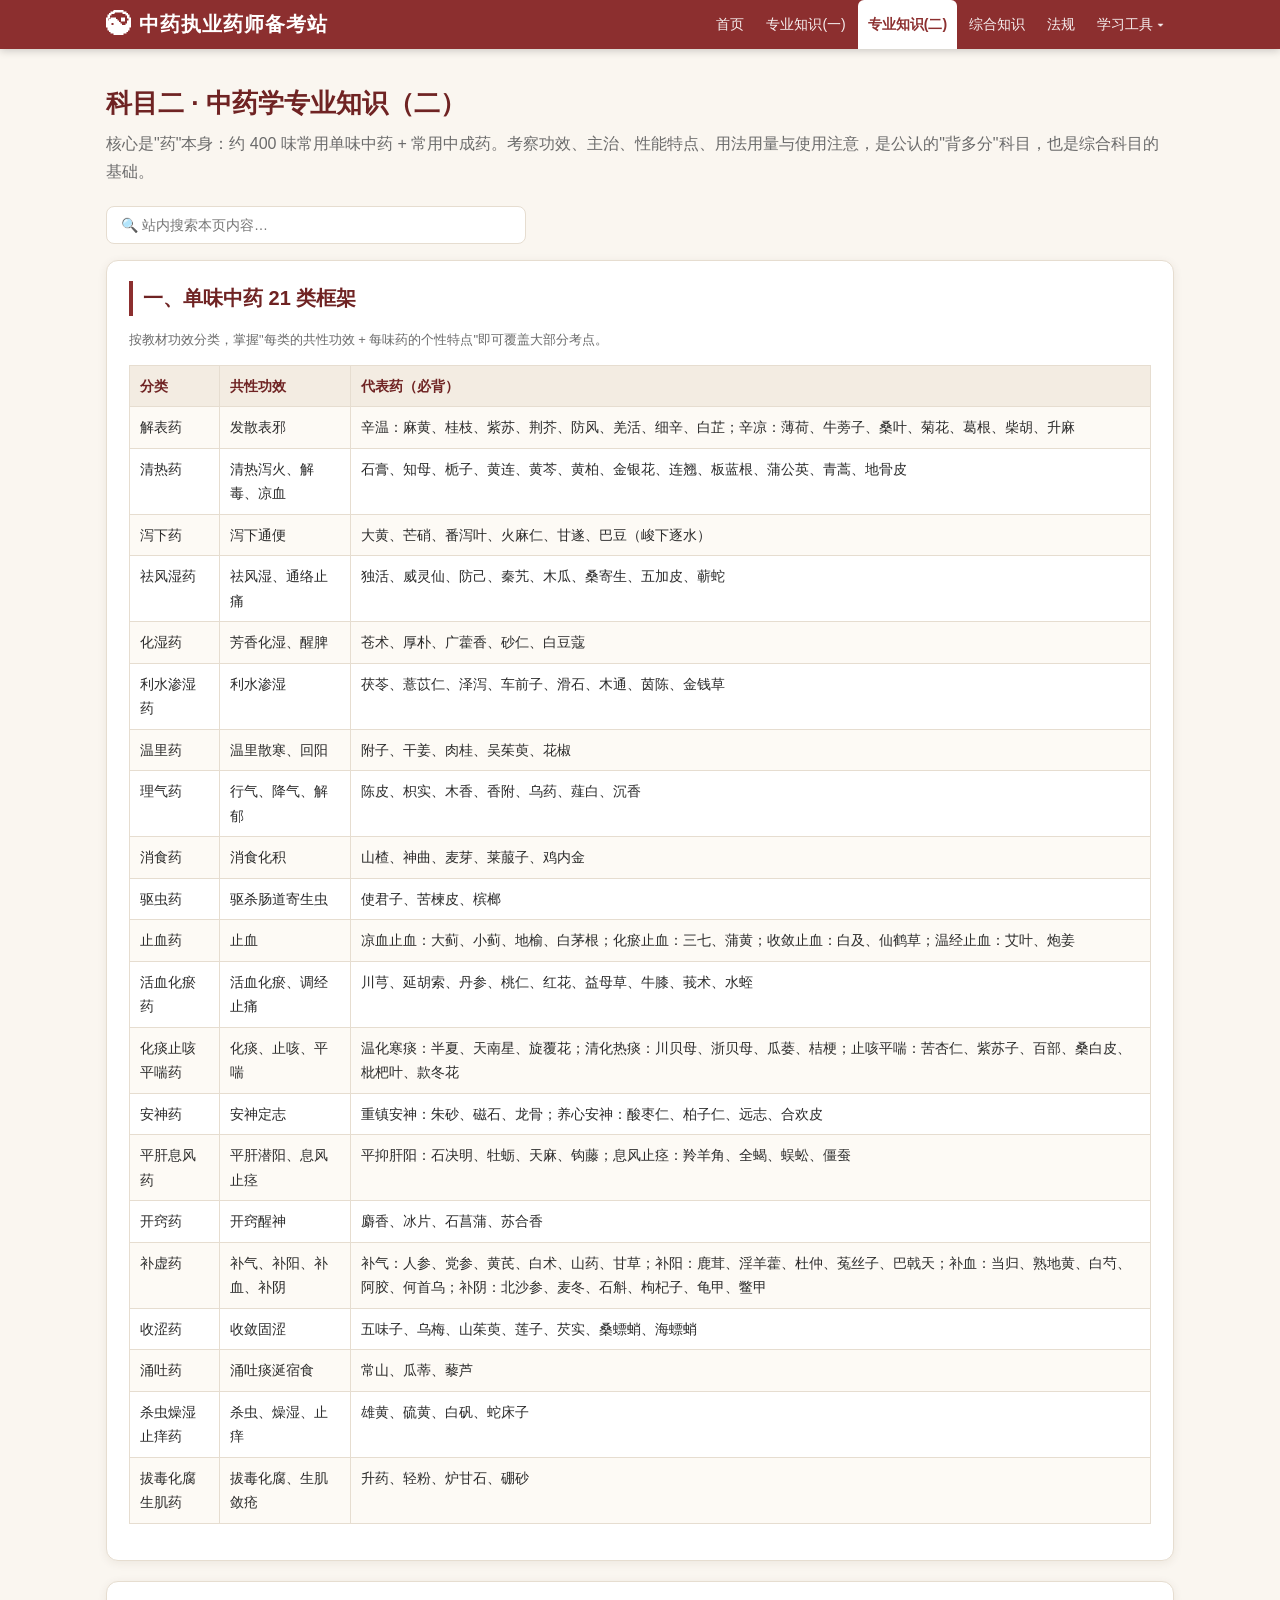
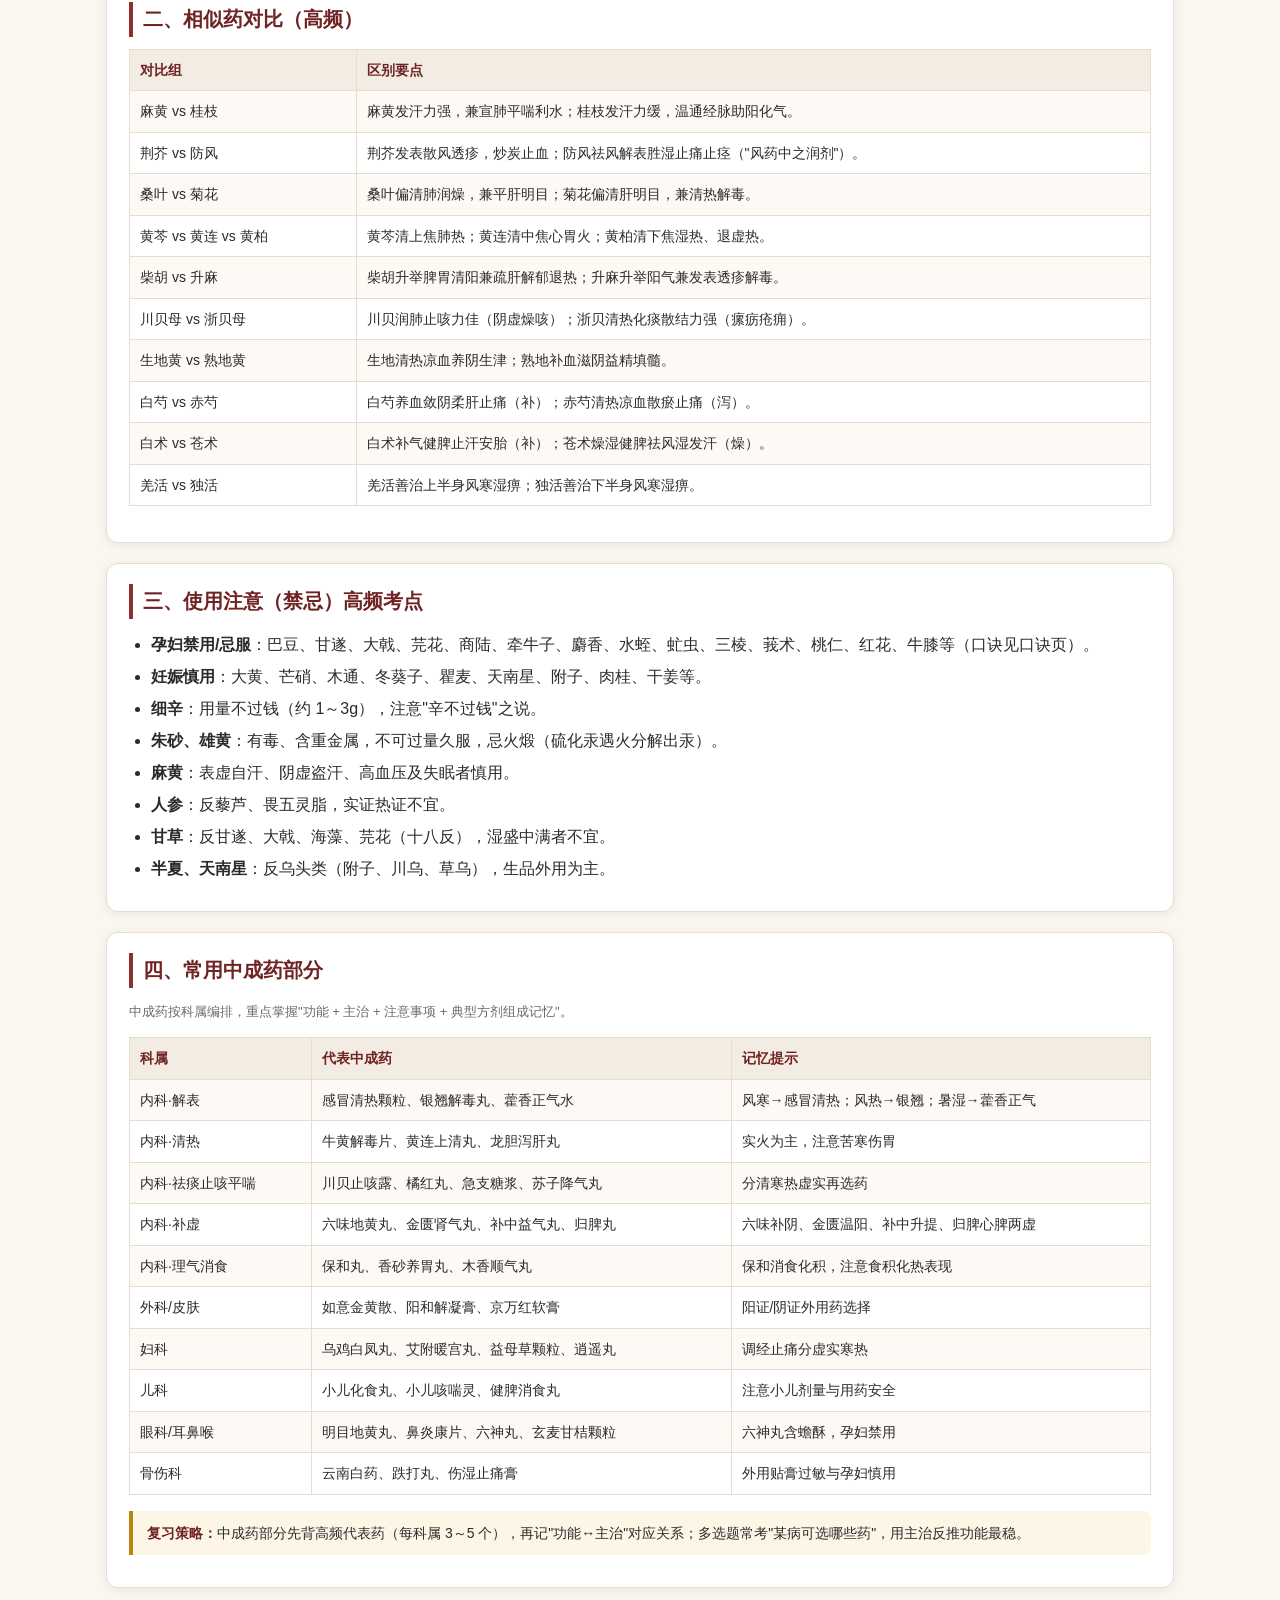
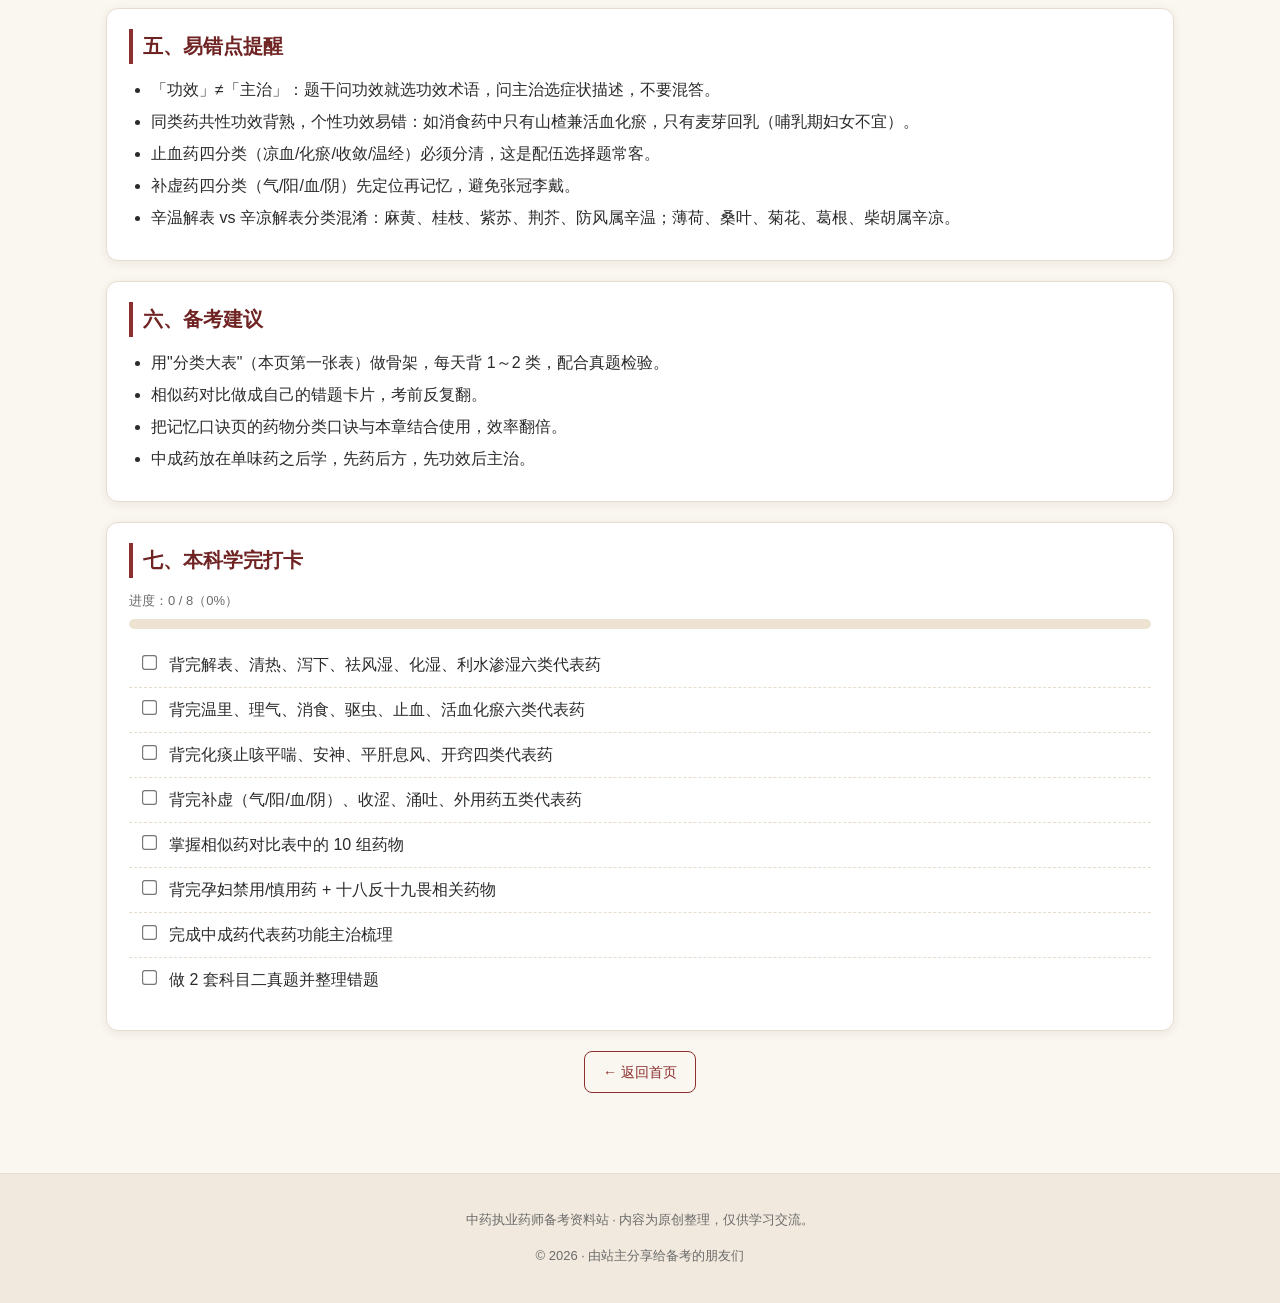
<file: subjects/z2.html>
<!DOCTYPE html>
<html lang="zh-CN">
<head>
  <meta charset="UTF-8">
  <meta name="viewport" content="width=device-width, initial-scale=1.0">
  <title>科目二 · 中药学专业知识（二）｜中药执业药师备考站</title>
  <link rel="stylesheet" href="../css/style.css">
</head>
<body data-page="z2">
  <header class="site-header">
    <div class="header-inner">
      <div class="brand"><a href="../index.html"><span class="logo">☯</span> 中药执业药师备考站</a></div>
      <nav class="site-nav">
        <ul>
          <li><a href="../index.html">首页</a></li>
          <li><a href="z1.html">专业知识(一)</a></li>
          <li><a href="z2.html">专业知识(二)</a></li>
          <li><a href="zh.html">综合知识</a></li>
          <li><a href="fl.html">法规</a></li>
          <li class="dropdown">
            <a href="#" class="drop-toggle">学习工具 ▾</a>
            <ul class="drop-menu">
              <li><a href="../tools/koujue.html">记忆口诀</a></li>
              <li><a href="../tools/plan.html">备考计划</a></li>
              <li><a href="../tools/info.html">报考信息</a></li>
              <li><a href="../tools/videos.html">课件视频</a></li>
              <li><a href="../tools/mock.html">模拟试卷</a></li>
              <li><a href="../tools/jingjiang.html">精讲讲义</a></li>
            </ul>
          </li>
        </ul>
      </nav>
    </div>
  </header>

  <main class="wrap">
    <h1 class="page-title">科目二 · 中药学专业知识（二）</h1>
    <p class="page-sub">核心是"药"本身：约 400 味常用单味中药 + 常用中成药。考察功效、主治、性能特点、用法用量与使用注意，是公认的"背多分"科目，也是综合科目的基础。</p>

    <input type="search" id="siteSearch" class="search-box" placeholder="🔍 站内搜索本页内容…">

    <div class="card" data-search>
      <h2>一、单味中药 21 类框架</h2>
      <p class="muted">按教材功效分类，掌握"每类的共性功效 + 每味药的个性特点"即可覆盖大部分考点。</p>
      <table>
        <tr><th>分类</th><th>共性功效</th><th>代表药（必背）</th></tr>
        <tr><td>解表药</td><td>发散表邪</td><td>辛温：麻黄、桂枝、紫苏、荆芥、防风、羌活、细辛、白芷；辛凉：薄荷、牛蒡子、桑叶、菊花、葛根、柴胡、升麻</td></tr>
        <tr><td>清热药</td><td>清热泻火、解毒、凉血</td><td>石膏、知母、栀子、黄连、黄芩、黄柏、金银花、连翘、板蓝根、蒲公英、青蒿、地骨皮</td></tr>
        <tr><td>泻下药</td><td>泻下通便</td><td>大黄、芒硝、番泻叶、火麻仁、甘遂、巴豆（峻下逐水）</td></tr>
        <tr><td>祛风湿药</td><td>祛风湿、通络止痛</td><td>独活、威灵仙、防己、秦艽、木瓜、桑寄生、五加皮、蕲蛇</td></tr>
        <tr><td>化湿药</td><td>芳香化湿、醒脾</td><td>苍术、厚朴、广藿香、砂仁、白豆蔻</td></tr>
        <tr><td>利水渗湿药</td><td>利水渗湿</td><td>茯苓、薏苡仁、泽泻、车前子、滑石、木通、茵陈、金钱草</td></tr>
        <tr><td>温里药</td><td>温里散寒、回阳</td><td>附子、干姜、肉桂、吴茱萸、花椒</td></tr>
        <tr><td>理气药</td><td>行气、降气、解郁</td><td>陈皮、枳实、木香、香附、乌药、薤白、沉香</td></tr>
        <tr><td>消食药</td><td>消食化积</td><td>山楂、神曲、麦芽、莱菔子、鸡内金</td></tr>
        <tr><td>驱虫药</td><td>驱杀肠道寄生虫</td><td>使君子、苦楝皮、槟榔</td></tr>
        <tr><td>止血药</td><td>止血</td><td>凉血止血：大蓟、小蓟、地榆、白茅根；化瘀止血：三七、蒲黄；收敛止血：白及、仙鹤草；温经止血：艾叶、炮姜</td></tr>
        <tr><td>活血化瘀药</td><td>活血化瘀、调经止痛</td><td>川芎、延胡索、丹参、桃仁、红花、益母草、牛膝、莪术、水蛭</td></tr>
        <tr><td>化痰止咳平喘药</td><td>化痰、止咳、平喘</td><td>温化寒痰：半夏、天南星、旋覆花；清化热痰：川贝母、浙贝母、瓜蒌、桔梗；止咳平喘：苦杏仁、紫苏子、百部、桑白皮、枇杷叶、款冬花</td></tr>
        <tr><td>安神药</td><td>安神定志</td><td>重镇安神：朱砂、磁石、龙骨；养心安神：酸枣仁、柏子仁、远志、合欢皮</td></tr>
        <tr><td>平肝息风药</td><td>平肝潜阳、息风止痉</td><td>平抑肝阳：石决明、牡蛎、天麻、钩藤；息风止痉：羚羊角、全蝎、蜈蚣、僵蚕</td></tr>
        <tr><td>开窍药</td><td>开窍醒神</td><td>麝香、冰片、石菖蒲、苏合香</td></tr>
        <tr><td>补虚药</td><td>补气、补阳、补血、补阴</td><td>补气：人参、党参、黄芪、白术、山药、甘草；补阳：鹿茸、淫羊藿、杜仲、菟丝子、巴戟天；补血：当归、熟地黄、白芍、阿胶、何首乌；补阴：北沙参、麦冬、石斛、枸杞子、龟甲、鳖甲</td></tr>
        <tr><td>收涩药</td><td>收敛固涩</td><td>五味子、乌梅、山茱萸、莲子、芡实、桑螵蛸、海螵蛸</td></tr>
        <tr><td>涌吐药</td><td>涌吐痰涎宿食</td><td>常山、瓜蒂、藜芦</td></tr>
        <tr><td>杀虫燥湿止痒药</td><td>杀虫、燥湿、止痒</td><td>雄黄、硫黄、白矾、蛇床子</td></tr>
        <tr><td>拔毒化腐生肌药</td><td>拔毒化腐、生肌敛疮</td><td>升药、轻粉、炉甘石、硼砂</td></tr>
      </table>
    </div>

    <div class="card" data-search>
      <h2>二、相似药对比（高频）</h2>
      <table>
        <tr><th>对比组</th><th>区别要点</th></tr>
        <tr><td>麻黄 vs 桂枝</td><td>麻黄发汗力强，兼宣肺平喘利水；桂枝发汗力缓，温通经脉助阳化气。</td></tr>
        <tr><td>荆芥 vs 防风</td><td>荆芥发表散风透疹，炒炭止血；防风祛风解表胜湿止痛止痉（"风药中之润剂"）。</td></tr>
        <tr><td>桑叶 vs 菊花</td><td>桑叶偏清肺润燥，兼平肝明目；菊花偏清肝明目，兼清热解毒。</td></tr>
        <tr><td>黄芩 vs 黄连 vs 黄柏</td><td>黄芩清上焦肺热；黄连清中焦心胃火；黄柏清下焦湿热、退虚热。</td></tr>
        <tr><td>柴胡 vs 升麻</td><td>柴胡升举脾胃清阳兼疏肝解郁退热；升麻升举阳气兼发表透疹解毒。</td></tr>
        <tr><td>川贝母 vs 浙贝母</td><td>川贝润肺止咳力佳（阴虚燥咳）；浙贝清热化痰散结力强（瘰疬疮痈）。</td></tr>
        <tr><td>生地黄 vs 熟地黄</td><td>生地清热凉血养阴生津；熟地补血滋阴益精填髓。</td></tr>
        <tr><td>白芍 vs 赤芍</td><td>白芍养血敛阴柔肝止痛（补）；赤芍清热凉血散瘀止痛（泻）。</td></tr>
        <tr><td>白术 vs 苍术</td><td>白术补气健脾止汗安胎（补）；苍术燥湿健脾祛风湿发汗（燥）。</td></tr>
        <tr><td>羌活 vs 独活</td><td>羌活善治上半身风寒湿痹；独活善治下半身风寒湿痹。</td></tr>
      </table>
    </div>

    <div class="card" data-search>
      <h2>三、使用注意（禁忌）高频考点</h2>
      <ul class="tight">
        <li><strong>孕妇禁用/忌服</strong>：巴豆、甘遂、大戟、芫花、商陆、牵牛子、麝香、水蛭、虻虫、三棱、莪术、桃仁、红花、牛膝等（口诀见口诀页）。</li>
        <li><strong>妊娠慎用</strong>：大黄、芒硝、木通、冬葵子、瞿麦、天南星、附子、肉桂、干姜等。</li>
        <li><strong>细辛</strong>：用量不过钱（约 1～3g），注意"辛不过钱"之说。</li>
        <li><strong>朱砂、雄黄</strong>：有毒、含重金属，不可过量久服，忌火煅（硫化汞遇火分解出汞）。</li>
        <li><strong>麻黄</strong>：表虚自汗、阴虚盗汗、高血压及失眠者慎用。</li>
        <li><strong>人参</strong>：反藜芦、畏五灵脂，实证热证不宜。</li>
        <li><strong>甘草</strong>：反甘遂、大戟、海藻、芫花（十八反），湿盛中满者不宜。</li>
        <li><strong>半夏、天南星</strong>：反乌头类（附子、川乌、草乌），生品外用为主。</li>
      </ul>
    </div>

    <div class="card" data-search>
      <h2>四、常用中成药部分</h2>
      <p class="muted">中成药按科属编排，重点掌握"功能 + 主治 + 注意事项 + 典型方剂组成记忆"。</p>
      <table>
        <tr><th>科属</th><th>代表中成药</th><th>记忆提示</th></tr>
        <tr><td>内科·解表</td><td>感冒清热颗粒、银翘解毒丸、藿香正气水</td><td>风寒→感冒清热；风热→银翘；暑湿→藿香正气</td></tr>
        <tr><td>内科·清热</td><td>牛黄解毒片、黄连上清丸、龙胆泻肝丸</td><td>实火为主，注意苦寒伤胃</td></tr>
        <tr><td>内科·祛痰止咳平喘</td><td>川贝止咳露、橘红丸、急支糖浆、苏子降气丸</td><td>分清寒热虚实再选药</td></tr>
        <tr><td>内科·补虚</td><td>六味地黄丸、金匮肾气丸、补中益气丸、归脾丸</td><td>六味补阴、金匮温阳、补中升提、归脾心脾两虚</td></tr>
        <tr><td>内科·理气消食</td><td>保和丸、香砂养胃丸、木香顺气丸</td><td>保和消食化积，注意食积化热表现</td></tr>
        <tr><td>外科/皮肤</td><td>如意金黄散、阳和解凝膏、京万红软膏</td><td>阳证/阴证外用药选择</td></tr>
        <tr><td>妇科</td><td>乌鸡白凤丸、艾附暖宫丸、益母草颗粒、逍遥丸</td><td>调经止痛分虚实寒热</td></tr>
        <tr><td>儿科</td><td>小儿化食丸、小儿咳喘灵、健脾消食丸</td><td>注意小儿剂量与用药安全</td></tr>
        <tr><td>眼科/耳鼻喉</td><td>明目地黄丸、鼻炎康片、六神丸、玄麦甘桔颗粒</td><td>六神丸含蟾酥，孕妇禁用</td></tr>
        <tr><td>骨伤科</td><td>云南白药、跌打丸、伤湿止痛膏</td><td>外用贴膏过敏与孕妇慎用</td></tr>
      </table>
      <div class="tip"><strong>复习策略：</strong>中成药部分先背高频代表药（每科属 3～5 个），再记"功能↔主治"对应关系；多选题常考"某病可选哪些药"，用主治反推功能最稳。</div>
    </div>

    <div class="card" data-search>
      <h2>五、易错点提醒</h2>
      <ul class="tight">
        <li>「功效」≠「主治」：题干问功效就选功效术语，问主治选症状描述，不要混答。</li>
        <li>同类药共性功效背熟，个性功效易错：如消食药中只有山楂兼活血化瘀，只有麦芽回乳（哺乳期妇女不宜）。</li>
        <li>止血药四分类（凉血/化瘀/收敛/温经）必须分清，这是配伍选择题常客。</li>
        <li>补虚药四分类（气/阳/血/阴）先定位再记忆，避免张冠李戴。</li>
        <li>辛温解表 vs 辛凉解表分类混淆：麻黄、桂枝、紫苏、荆芥、防风属辛温；薄荷、桑叶、菊花、葛根、柴胡属辛凉。</li>
      </ul>
    </div>

    <div class="card" data-search>
      <h2>六、备考建议</h2>
      <ul class="tight">
        <li>用"分类大表"（本页第一张表）做骨架，每天背 1～2 类，配合真题检验。</li>
        <li>相似药对比做成自己的错题卡片，考前反复翻。</li>
        <li>把记忆口诀页的药物分类口诀与本章结合使用，效率翻倍。</li>
        <li>中成药放在单味药之后学，先药后方，先功效后主治。</li>
      </ul>
    </div>

    <div class="card">
      <h2>七、本科学完打卡</h2>
      <div class="progress-wrap">
        <div class="progress-text">进度：0 / 0</div>
        <div class="progress-bar"><div class="progress-fill"></div></div>
      </div>
      <ul class="checklist">
        <li><input type="checkbox" id="z2-1" data-k="z2-1"><label for="z2-1">背完解表、清热、泻下、祛风湿、化湿、利水渗湿六类代表药</label></li>
        <li><input type="checkbox" id="z2-2" data-k="z2-2"><label for="z2-2">背完温里、理气、消食、驱虫、止血、活血化瘀六类代表药</label></li>
        <li><input type="checkbox" id="z2-3" data-k="z2-3"><label for="z2-3">背完化痰止咳平喘、安神、平肝息风、开窍四类代表药</label></li>
        <li><input type="checkbox" id="z2-4" data-k="z2-4"><label for="z2-4">背完补虚（气/阳/血/阴）、收涩、涌吐、外用药五类代表药</label></li>
        <li><input type="checkbox" id="z2-5" data-k="z2-5"><label for="z2-5">掌握相似药对比表中的 10 组药物</label></li>
        <li><input type="checkbox" id="z2-6" data-k="z2-6"><label for="z2-6">背完孕妇禁用/慎用药 + 十八反十九畏相关药物</label></li>
        <li><input type="checkbox" id="z2-7" data-k="z2-7"><label for="z2-7">完成中成药代表药功能主治梳理</label></li>
        <li><input type="checkbox" id="z2-8" data-k="z2-8"><label for="z2-8">做 2 套科目二真题并整理错题</label></li>
      </ul>
    </div>

    <p class="center no-print"><a class="btn btn-outline" href="../index.html">← 返回首页</a></p>
  </main>

  <footer class="footer">
    <p>中药执业药师备考资料站 · 内容为原创整理，仅供学习交流。</p>
    <p>© <span data-year>2026</span> · 由站主分享给备考的朋友们</p>
  </footer>

  <script src="../js/main.js"></script>
</body>
</html>
</file>
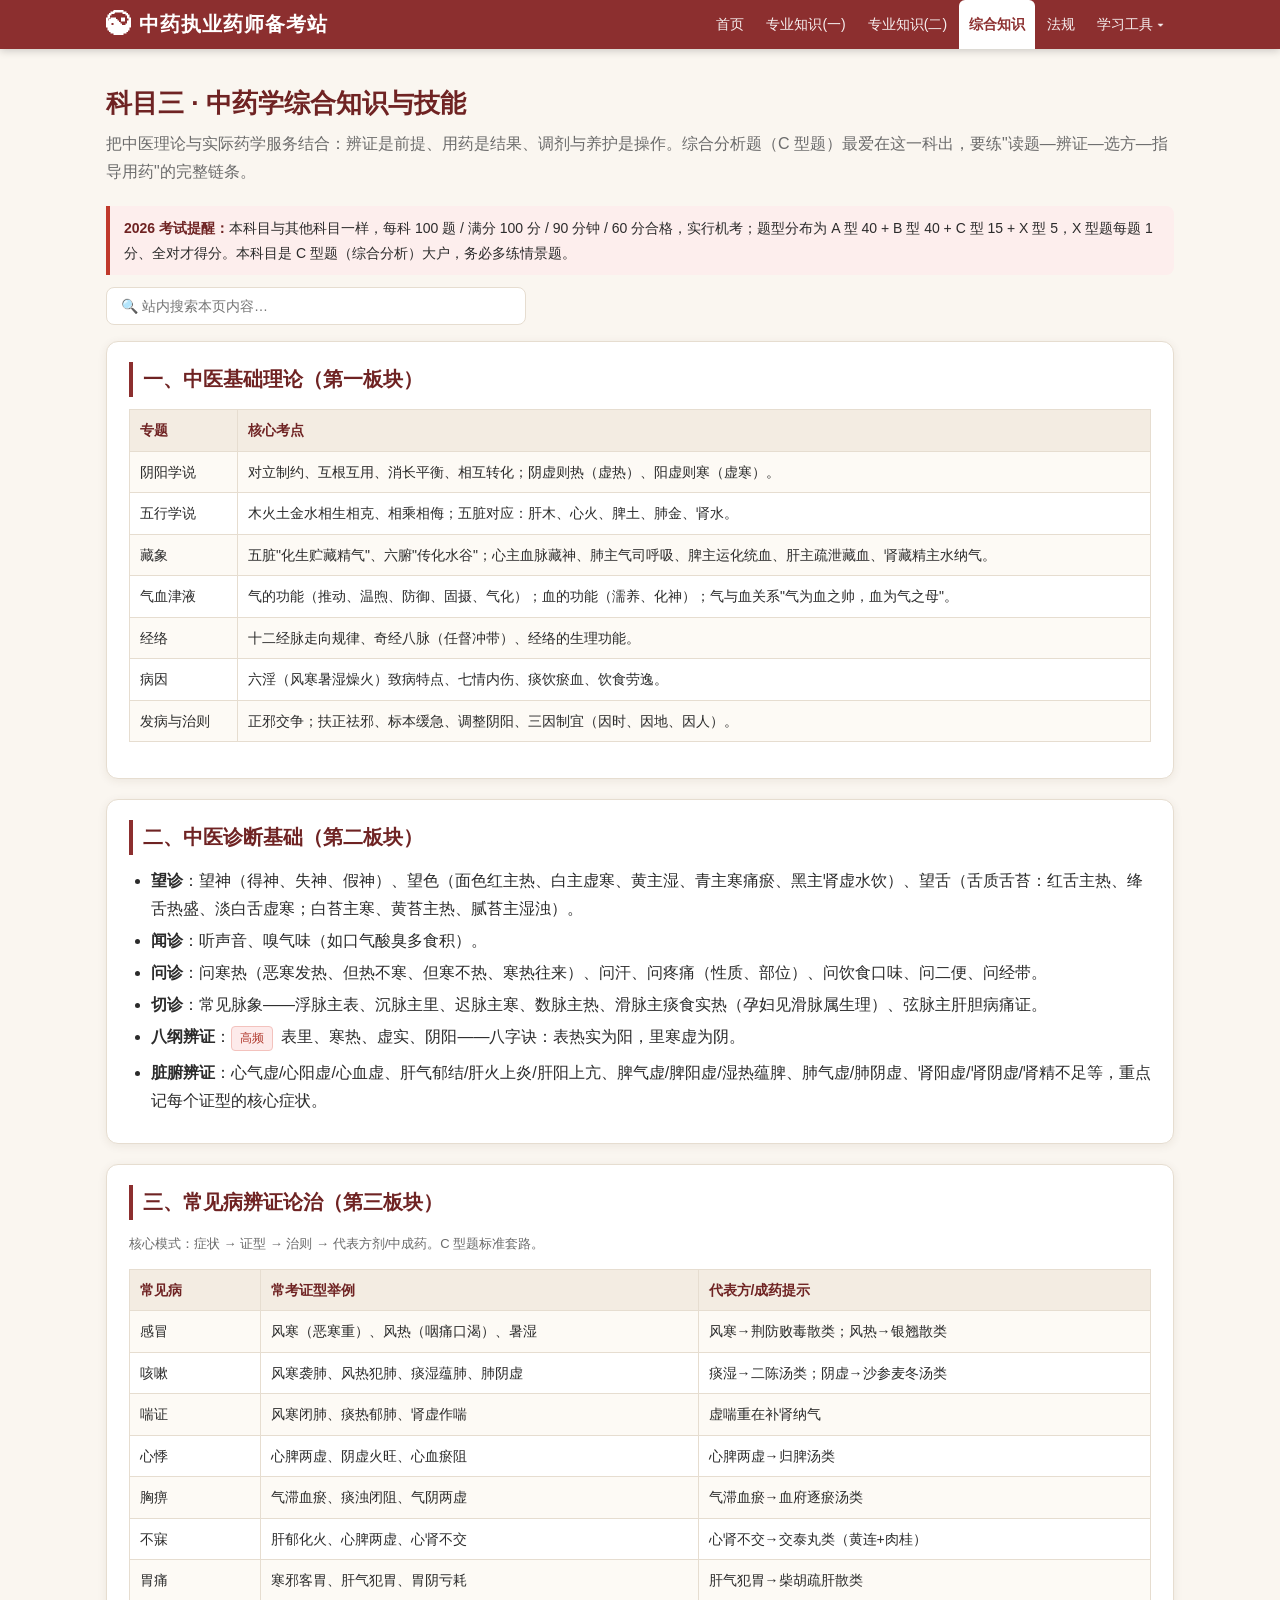
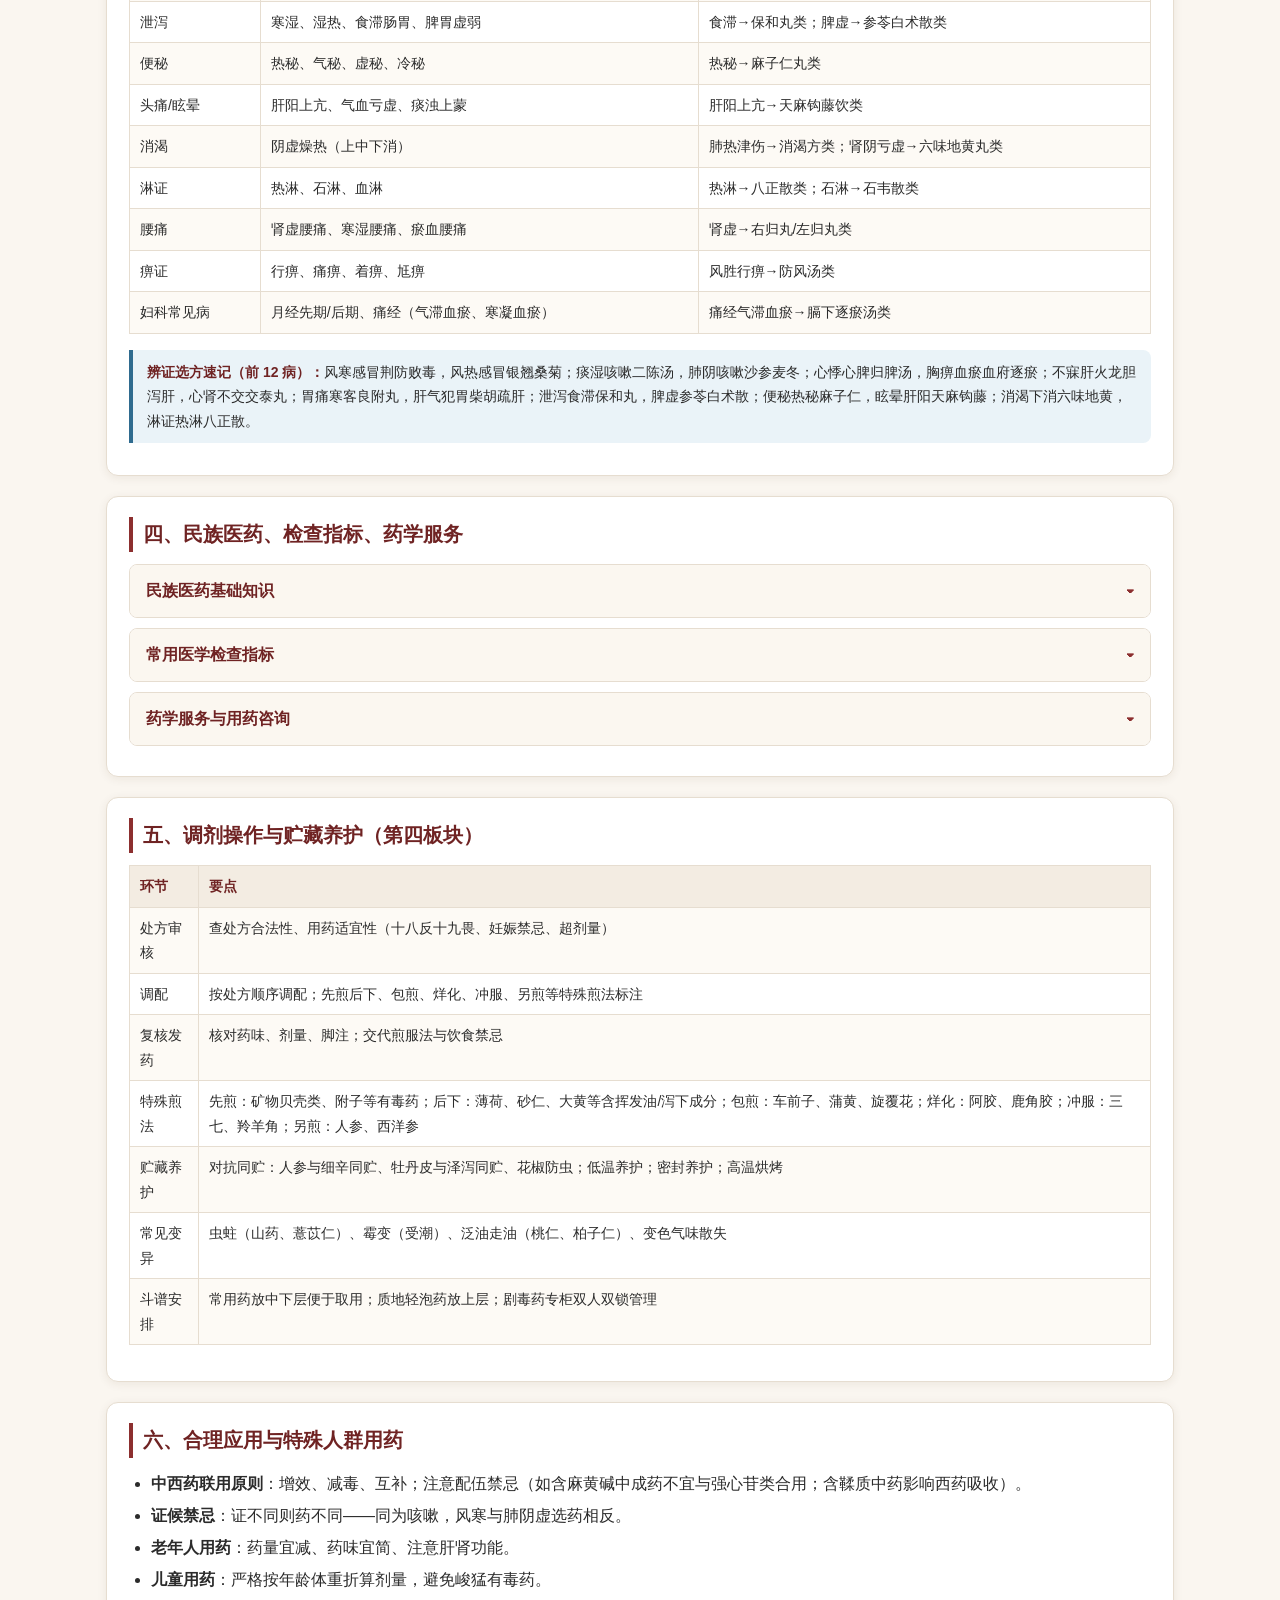
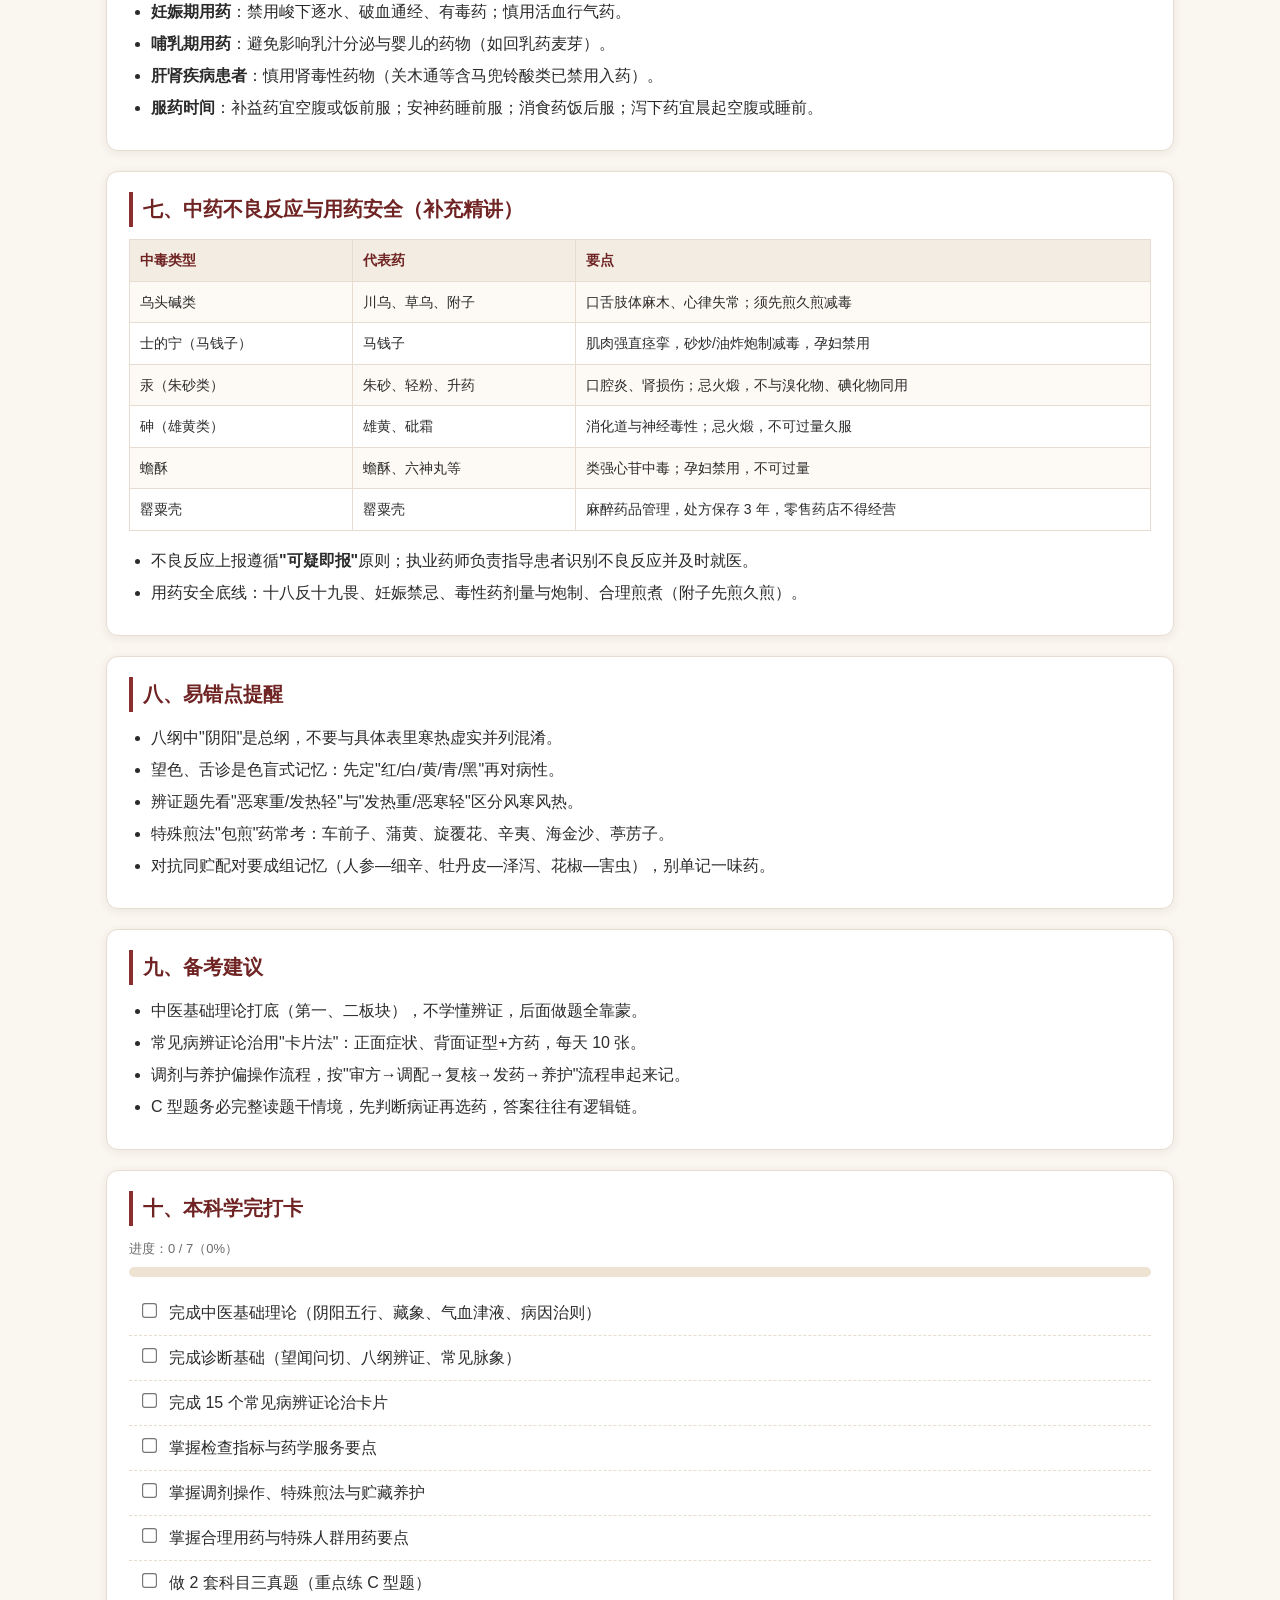
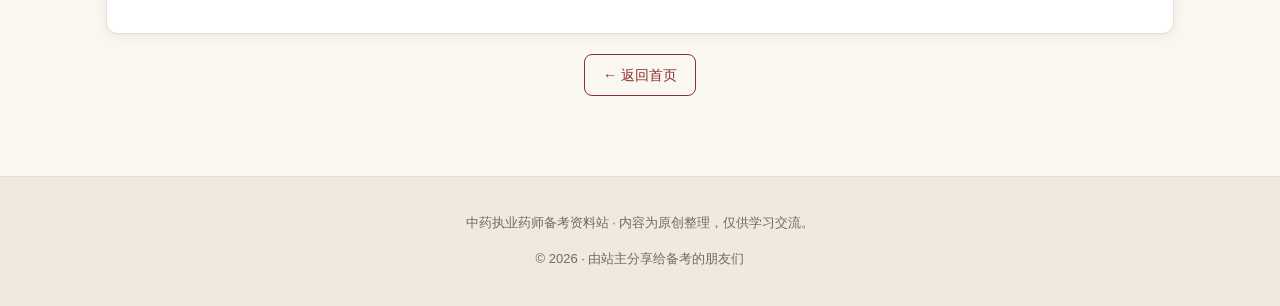
<file: subjects/zh.html>
<!DOCTYPE html>
<html lang="zh-CN">
<head>
  <meta charset="UTF-8">
  <meta name="viewport" content="width=device-width, initial-scale=1.0">
  <title>科目三 · 中药学综合知识与技能｜中药执业药师备考站</title>
  <link rel="stylesheet" href="../css/style.css">
</head>
<body data-page="zh">
  <header class="site-header">
    <div class="header-inner">
      <div class="brand"><a href="../index.html"><span class="logo">☯</span> 中药执业药师备考站</a></div>
      <nav class="site-nav">
        <ul>
          <li><a href="../index.html">首页</a></li>
          <li><a href="z1.html">专业知识(一)</a></li>
          <li><a href="z2.html">专业知识(二)</a></li>
          <li><a href="zh.html">综合知识</a></li>
          <li><a href="fl.html">法规</a></li>
          <li class="dropdown">
            <a href="#" class="drop-toggle">学习工具 ▾</a>
            <ul class="drop-menu">
              <li><a href="../tools/koujue.html">记忆口诀</a></li>
              <li><a href="../tools/plan.html">备考计划</a></li>
              <li><a href="../tools/info.html">报考信息</a></li>
              <li><a href="../tools/videos.html">课件视频</a></li>
              <li><a href="../tools/mock.html">模拟试卷</a></li>
              <li><a href="../tools/jingjiang.html">精讲讲义</a></li>
            </ul>
          </li>
        </ul>
      </nav>
    </div>
  </header>

  <main class="wrap">
    <h1 class="page-title">科目三 · 中药学综合知识与技能</h1>
    <p class="page-sub">把中医理论与实际药学服务结合：辨证是前提、用药是结果、调剂与养护是操作。综合分析题（C 型题）最爱在这一科出，要练"读题—辨证—选方—指导用药"的完整链条。</p>

    <div class="tip tip-warn"><strong>2026 考试提醒：</strong>本科目与其他科目一样，每科 100 题 / 满分 100 分 / 90 分钟 / 60 分合格，实行机考；题型分布为 A 型 40 + B 型 40 + C 型 15 + X 型 5，X 型题每题 1 分、全对才得分。本科目是 C 型题（综合分析）大户，务必多练情景题。</div>

    <input type="search" id="siteSearch" class="search-box" placeholder="🔍 站内搜索本页内容…">

    <div class="card" data-search>
      <h2>一、中医基础理论（第一板块）</h2>
      <table>
        <tr><th>专题</th><th>核心考点</th></tr>
        <tr><td>阴阳学说</td><td>对立制约、互根互用、消长平衡、相互转化；阴虚则热（虚热）、阳虚则寒（虚寒）。</td></tr>
        <tr><td>五行学说</td><td>木火土金水相生相克、相乘相侮；五脏对应：肝木、心火、脾土、肺金、肾水。</td></tr>
        <tr><td>藏象</td><td>五脏"化生贮藏精气"、六腑"传化水谷"；心主血脉藏神、肺主气司呼吸、脾主运化统血、肝主疏泄藏血、肾藏精主水纳气。</td></tr>
        <tr><td>气血津液</td><td>气的功能（推动、温煦、防御、固摄、气化）；血的功能（濡养、化神）；气与血关系"气为血之帅，血为气之母"。</td></tr>
        <tr><td>经络</td><td>十二经脉走向规律、奇经八脉（任督冲带）、经络的生理功能。</td></tr>
        <tr><td>病因</td><td>六淫（风寒暑湿燥火）致病特点、七情内伤、痰饮瘀血、饮食劳逸。</td></tr>
        <tr><td>发病与治则</td><td>正邪交争；扶正祛邪、标本缓急、调整阴阳、三因制宜（因时、因地、因人）。</td></tr>
      </table>
    </div>

    <div class="card" data-search>
      <h2>二、中医诊断基础（第二板块）</h2>
      <ul class="tight">
        <li><strong>望诊</strong>：望神（得神、失神、假神）、望色（面色红主热、白主虚寒、黄主湿、青主寒痛瘀、黑主肾虚水饮）、望舌（舌质舌苔：红舌主热、绛舌热盛、淡白舌虚寒；白苔主寒、黄苔主热、腻苔主湿浊）。</li>
        <li><strong>闻诊</strong>：听声音、嗅气味（如口气酸臭多食积）。</li>
        <li><strong>问诊</strong>：问寒热（恶寒发热、但热不寒、但寒不热、寒热往来）、问汗、问疼痛（性质、部位）、问饮食口味、问二便、问经带。</li>
        <li><strong>切诊</strong>：常见脉象——浮脉主表、沉脉主里、迟脉主寒、数脉主热、滑脉主痰食实热（孕妇见滑脉属生理）、弦脉主肝胆病痛证。</li>
        <li><strong>八纲辨证</strong>：<span class="tag tag-hot">高频</span> 表里、寒热、虚实、阴阳——八字诀：表热实为阳，里寒虚为阴。</li>
        <li><strong>脏腑辨证</strong>：心气虚/心阳虚/心血虚、肝气郁结/肝火上炎/肝阳上亢、脾气虚/脾阳虚/湿热蕴脾、肺气虚/肺阴虚、肾阳虚/肾阴虚/肾精不足等，重点记每个证型的核心症状。</li>
      </ul>
    </div>

    <div class="card" data-search>
      <h2>三、常见病辨证论治（第三板块）</h2>
      <p class="muted">核心模式：症状 → 证型 → 治则 → 代表方剂/中成药。C 型题标准套路。</p>
      <table>
        <tr><th>常见病</th><th>常考证型举例</th><th>代表方/成药提示</th></tr>
        <tr><td>感冒</td><td>风寒（恶寒重）、风热（咽痛口渴）、暑湿</td><td>风寒→荆防败毒散类；风热→银翘散类</td></tr>
        <tr><td>咳嗽</td><td>风寒袭肺、风热犯肺、痰湿蕴肺、肺阴虚</td><td>痰湿→二陈汤类；阴虚→沙参麦冬汤类</td></tr>
        <tr><td>喘证</td><td>风寒闭肺、痰热郁肺、肾虚作喘</td><td>虚喘重在补肾纳气</td></tr>
        <tr><td>心悸</td><td>心脾两虚、阴虚火旺、心血瘀阻</td><td>心脾两虚→归脾汤类</td></tr>
        <tr><td>胸痹</td><td>气滞血瘀、痰浊闭阻、气阴两虚</td><td>气滞血瘀→血府逐瘀汤类</td></tr>
        <tr><td>不寐</td><td>肝郁化火、心脾两虚、心肾不交</td><td>心肾不交→交泰丸类（黄连+肉桂）</td></tr>
        <tr><td>胃痛</td><td>寒邪客胃、肝气犯胃、胃阴亏耗</td><td>肝气犯胃→柴胡疏肝散类</td></tr>
        <tr><td>泄泻</td><td>寒湿、湿热、食滞肠胃、脾胃虚弱</td><td>食滞→保和丸类；脾虚→参苓白术散类</td></tr>
        <tr><td>便秘</td><td>热秘、气秘、虚秘、冷秘</td><td>热秘→麻子仁丸类</td></tr>
        <tr><td>头痛/眩晕</td><td>肝阳上亢、气血亏虚、痰浊上蒙</td><td>肝阳上亢→天麻钩藤饮类</td></tr>
        <tr><td>消渴</td><td>阴虚燥热（上中下消）</td><td>肺热津伤→消渴方类；肾阴亏虚→六味地黄丸类</td></tr>
        <tr><td>淋证</td><td>热淋、石淋、血淋</td><td>热淋→八正散类；石淋→石韦散类</td></tr>
        <tr><td>腰痛</td><td>肾虚腰痛、寒湿腰痛、瘀血腰痛</td><td>肾虚→右归丸/左归丸类</td></tr>
        <tr><td>痹证</td><td>行痹、痛痹、着痹、尪痹</td><td>风胜行痹→防风汤类</td></tr>
        <tr><td>妇科常见病</td><td>月经先期/后期、痛经（气滞血瘀、寒凝血瘀）</td><td>痛经气滞血瘀→膈下逐瘀汤类</td></tr>
      </table>
      <div class="tip tip-info"><strong>辨证选方速记（前 12 病）：</strong>风寒感冒荆防败毒，风热感冒银翘桑菊；痰湿咳嗽二陈汤，肺阴咳嗽沙参麦冬；心悸心脾归脾汤，胸痹血瘀血府逐瘀；不寐肝火龙胆泻肝，心肾不交交泰丸；胃痛寒客良附丸，肝气犯胃柴胡疏肝；泄泻食滞保和丸，脾虚参苓白术散；便秘热秘麻子仁，眩晕肝阳天麻钩藤；消渴下消六味地黄，淋证热淋八正散。</div>
    </div>

    <div class="card" data-search>
      <h2>四、民族医药、检查指标、药学服务</h2>
      <details>
        <summary>民族医药基础知识</summary>
        <div class="body">
          <ul class="tight">
            <li><strong>藏医</strong>：三因学说（隆、赤巴、培根）；五元（土水风火空）。</li>
            <li><strong>蒙医</strong>：三根（赫依、希日、巴达干）；七素三秽理论；用药多配合奶、酒等。</li>
            <li>考频不高，记住"三因/三根"名称和对应即可。</li>
          </ul>
        </div>
      </details>
      <details>
        <summary>常用医学检查指标</summary>
        <div class="body">
          <ul class="tight">
            <li>血常规：WBC 升高→感染；RBC、Hb 降低→贫血；PLT 减少→出血倾向。</li>
            <li>肝功能：ALT、AST 升高提示肝损伤；ALP 升高可见肝胆疾病/骨病。</li>
            <li>肾功能：血肌酐（Cr）、尿素氮（BUN）升高提示肾功能不全。</li>
            <li>血糖：空腹血糖参考 3.9～6.1 mmol/L；尿糖阳性需进一步查。</li>
            <li>血脂：TC、TG、LDL-C 升高、HDL-C 降低为心血管风险。</li>
            <li>尿酸升高→高尿酸血症/痛风风险；了解标本类型（血清/尿）与参考范围的大致记忆。</li>
          </ul>
        </div>
      </details>
      <details>
        <summary>药学服务与用药咨询</summary>
        <div class="body">
          <ul class="tight">
            <li>处方审核：审查处方前记、正文、后记完整性；核对姓名、年龄、药品剂量、配伍禁忌。</li>
            <li>用药咨询要点：服法（饭前/饭后/睡前）、特殊剂型用法、饮食禁忌（服人参忌萝卜、服滋补药忌浓茶等）。</li>
            <li>ADR 报告：可疑不良反应及时上报，遵循"可疑即报"原则。</li>
          </ul>
        </div>
      </details>
    </div>

    <div class="card" data-search>
      <h2>五、调剂操作与贮藏养护（第四板块）</h2>
      <table>
        <tr><th>环节</th><th>要点</th></tr>
        <tr><td>处方审核</td><td>查处方合法性、用药适宜性（十八反十九畏、妊娠禁忌、超剂量）</td></tr>
        <tr><td>调配</td><td>按处方顺序调配；先煎后下、包煎、烊化、冲服、另煎等特殊煎法标注</td></tr>
        <tr><td>复核发药</td><td>核对药味、剂量、脚注；交代煎服法与饮食禁忌</td></tr>
        <tr><td>特殊煎法</td><td>先煎：矿物贝壳类、附子等有毒药；后下：薄荷、砂仁、大黄等含挥发油/泻下成分；包煎：车前子、蒲黄、旋覆花；烊化：阿胶、鹿角胶；冲服：三七、羚羊角；另煎：人参、西洋参</td></tr>
        <tr><td>贮藏养护</td><td>对抗同贮：人参与细辛同贮、牡丹皮与泽泻同贮、花椒防虫；低温养护；密封养护；高温烘烤</td></tr>
        <tr><td>常见变异</td><td>虫蛀（山药、薏苡仁）、霉变（受潮）、泛油走油（桃仁、柏子仁）、变色气味散失</td></tr>
        <tr><td>斗谱安排</td><td>常用药放中下层便于取用；质地轻泡药放上层；剧毒药专柜双人双锁管理</td></tr>
      </table>
    </div>

    <div class="card" data-search>
      <h2>六、合理应用与特殊人群用药</h2>
      <ul class="tight">
        <li><strong>中西药联用原则</strong>：增效、减毒、互补；注意配伍禁忌（如含麻黄碱中成药不宜与强心苷类合用；含鞣质中药影响西药吸收）。</li>
        <li><strong>证候禁忌</strong>：证不同则药不同——同为咳嗽，风寒与肺阴虚选药相反。</li>
        <li><strong>老年人用药</strong>：药量宜减、药味宜简、注意肝肾功能。</li>
        <li><strong>儿童用药</strong>：严格按年龄体重折算剂量，避免峻猛有毒药。</li>
        <li><strong>妊娠期用药</strong>：禁用峻下逐水、破血通经、有毒药；慎用活血行气药。</li>
        <li><strong>哺乳期用药</strong>：避免影响乳汁分泌与婴儿的药物（如回乳药麦芽）。</li>
        <li><strong>肝肾疾病患者</strong>：慎用肾毒性药物（关木通等含马兜铃酸类已禁用入药）。</li>
        <li><strong>服药时间</strong>：补益药宜空腹或饭前服；安神药睡前服；消食药饭后服；泻下药宜晨起空腹或睡前。</li>
      </ul>
    </div>

    <div class="card" data-search>
      <h2>七、中药不良反应与用药安全（补充精讲）</h2>
      <table>
        <tr><th>中毒类型</th><th>代表药</th><th>要点</th></tr>
        <tr><td>乌头碱类</td><td>川乌、草乌、附子</td><td>口舌肢体麻木、心律失常；须先煎久煎减毒</td></tr>
        <tr><td>士的宁（马钱子）</td><td>马钱子</td><td>肌肉强直痉挛，砂炒/油炸炮制减毒，孕妇禁用</td></tr>
        <tr><td>汞（朱砂类）</td><td>朱砂、轻粉、升药</td><td>口腔炎、肾损伤；忌火煅，不与溴化物、碘化物同用</td></tr>
        <tr><td>砷（雄黄类）</td><td>雄黄、砒霜</td><td>消化道与神经毒性；忌火煅，不可过量久服</td></tr>
        <tr><td>蟾酥</td><td>蟾酥、六神丸等</td><td>类强心苷中毒；孕妇禁用，不可过量</td></tr>
        <tr><td>罂粟壳</td><td>罂粟壳</td><td>麻醉药品管理，处方保存 3 年，零售药店不得经营</td></tr>
      </table>
      <ul class="tight">
        <li>不良反应上报遵循<strong>"可疑即报"</strong>原则；执业药师负责指导患者识别不良反应并及时就医。</li>
        <li>用药安全底线：十八反十九畏、妊娠禁忌、毒性药剂量与炮制、合理煎煮（附子先煎久煎）。</li>
      </ul>
    </div>

    <div class="card" data-search>
      <h2>八、易错点提醒</h2>
      <ul class="tight">
        <li>八纲中"阴阳"是总纲，不要与具体表里寒热虚实并列混淆。</li>
        <li>望色、舌诊是色盲式记忆：先定"红/白/黄/青/黑"再对病性。</li>
        <li>辨证题先看"恶寒重/发热轻"与"发热重/恶寒轻"区分风寒风热。</li>
        <li>特殊煎法"包煎"药常考：车前子、蒲黄、旋覆花、辛夷、海金沙、葶苈子。</li>
        <li>对抗同贮配对要成组记忆（人参—细辛、牡丹皮—泽泻、花椒—害虫），别单记一味药。</li>
      </ul>
    </div>

    <div class="card" data-search>
      <h2>九、备考建议</h2>
      <ul class="tight">
        <li>中医基础理论打底（第一、二板块），不学懂辨证，后面做题全靠蒙。</li>
        <li>常见病辨证论治用"卡片法"：正面症状、背面证型+方药，每天 10 张。</li>
        <li>调剂与养护偏操作流程，按"审方→调配→复核→发药→养护"流程串起来记。</li>
        <li>C 型题务必完整读题干情境，先判断病证再选药，答案往往有逻辑链。</li>
      </ul>
    </div>

    <div class="card">
      <h2>十、本科学完打卡</h2>
      <div class="progress-wrap">
        <div class="progress-text">进度：0 / 0</div>
        <div class="progress-bar"><div class="progress-fill"></div></div>
      </div>
      <ul class="checklist">
        <li><input type="checkbox" id="zh-1" data-k="zh-1"><label for="zh-1">完成中医基础理论（阴阳五行、藏象、气血津液、病因治则）</label></li>
        <li><input type="checkbox" id="zh-2" data-k="zh-2"><label for="zh-2">完成诊断基础（望闻问切、八纲辨证、常见脉象）</label></li>
        <li><input type="checkbox" id="zh-3" data-k="zh-3"><label for="zh-3">完成 15 个常见病辨证论治卡片</label></li>
        <li><input type="checkbox" id="zh-4" data-k="zh-4"><label for="zh-4">掌握检查指标与药学服务要点</label></li>
        <li><input type="checkbox" id="zh-5" data-k="zh-5"><label for="zh-5">掌握调剂操作、特殊煎法与贮藏养护</label></li>
        <li><input type="checkbox" id="zh-6" data-k="zh-6"><label for="zh-6">掌握合理用药与特殊人群用药要点</label></li>
        <li><input type="checkbox" id="zh-7" data-k="zh-7"><label for="zh-7">做 2 套科目三真题（重点练 C 型题）</label></li>
      </ul>
    </div>

    <p class="center no-print"><a class="btn btn-outline" href="../index.html">← 返回首页</a></p>
  </main>

  <footer class="footer">
    <p>中药执业药师备考资料站 · 内容为原创整理，仅供学习交流。</p>
    <p>© <span data-year>2026</span> · 由站主分享给备考的朋友们</p>
  </footer>

  <script src="../js/main.js"></script>
</body>
</html>
</file>
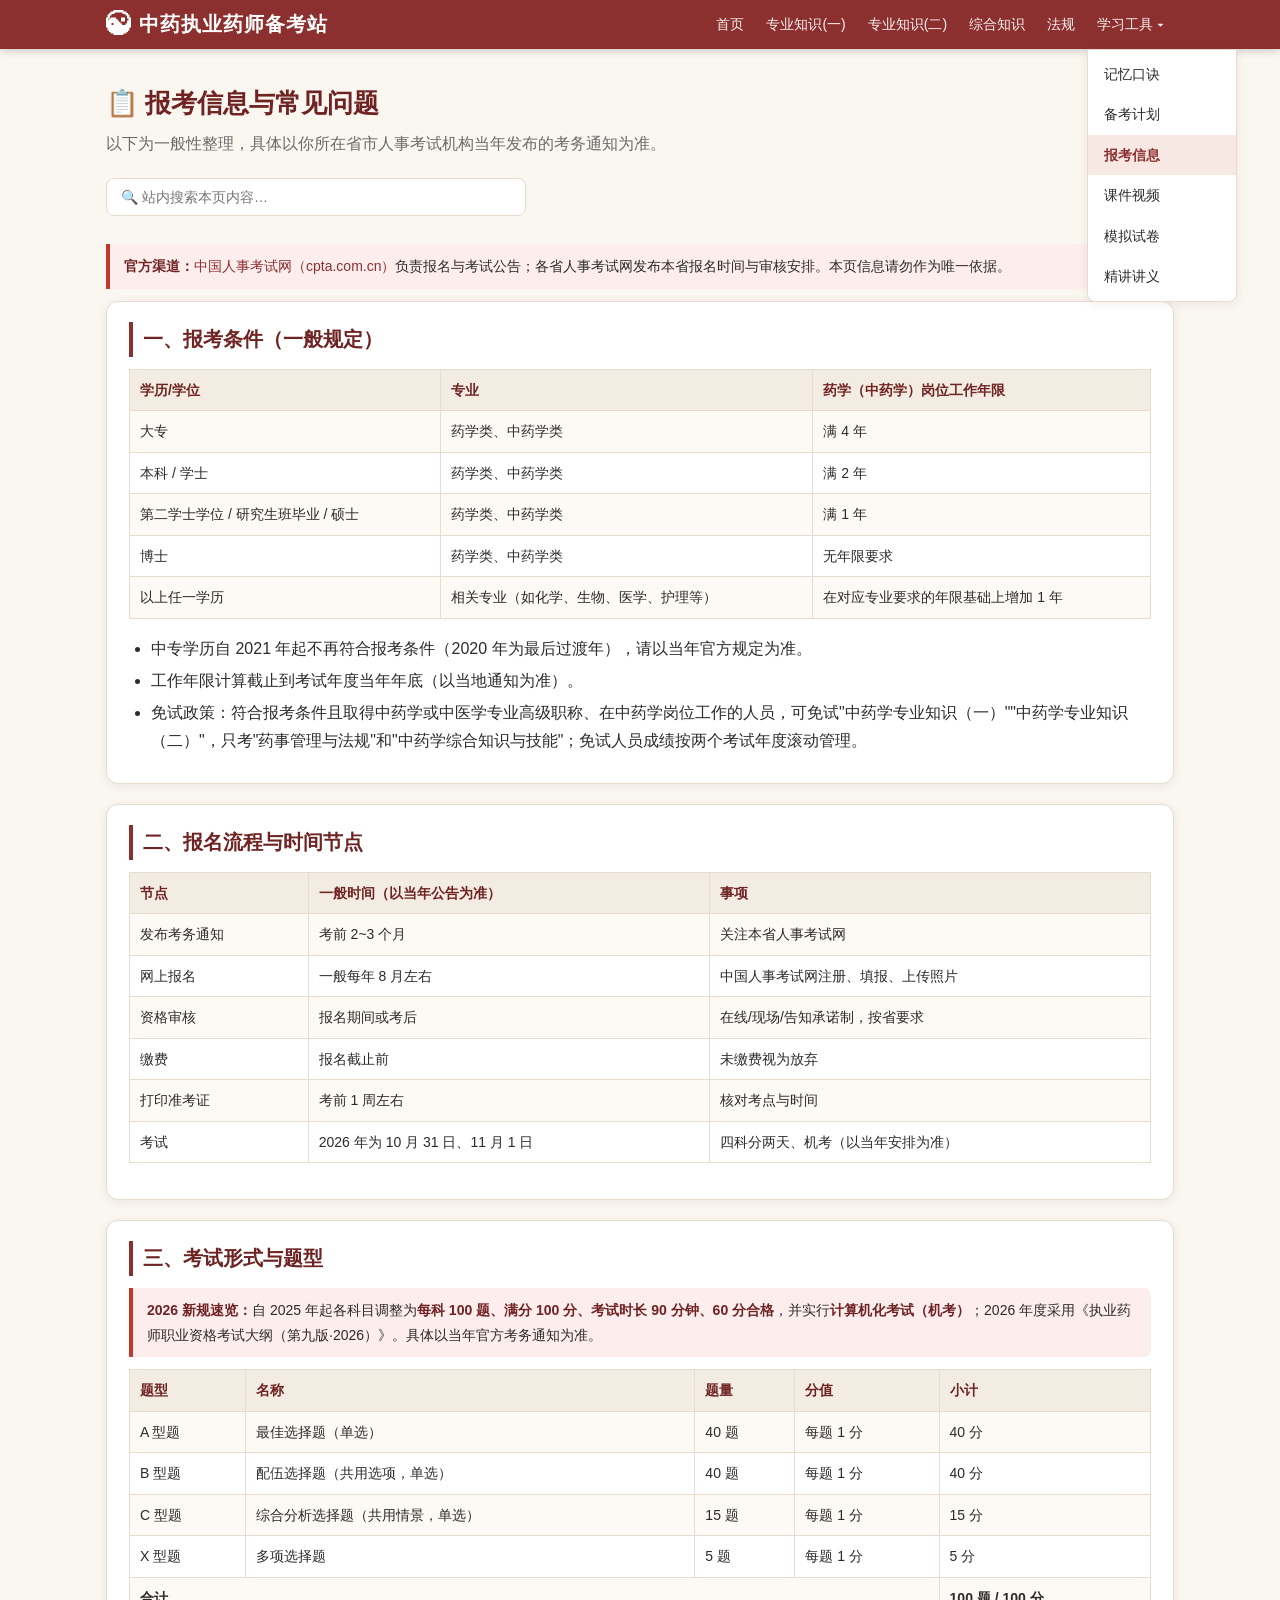
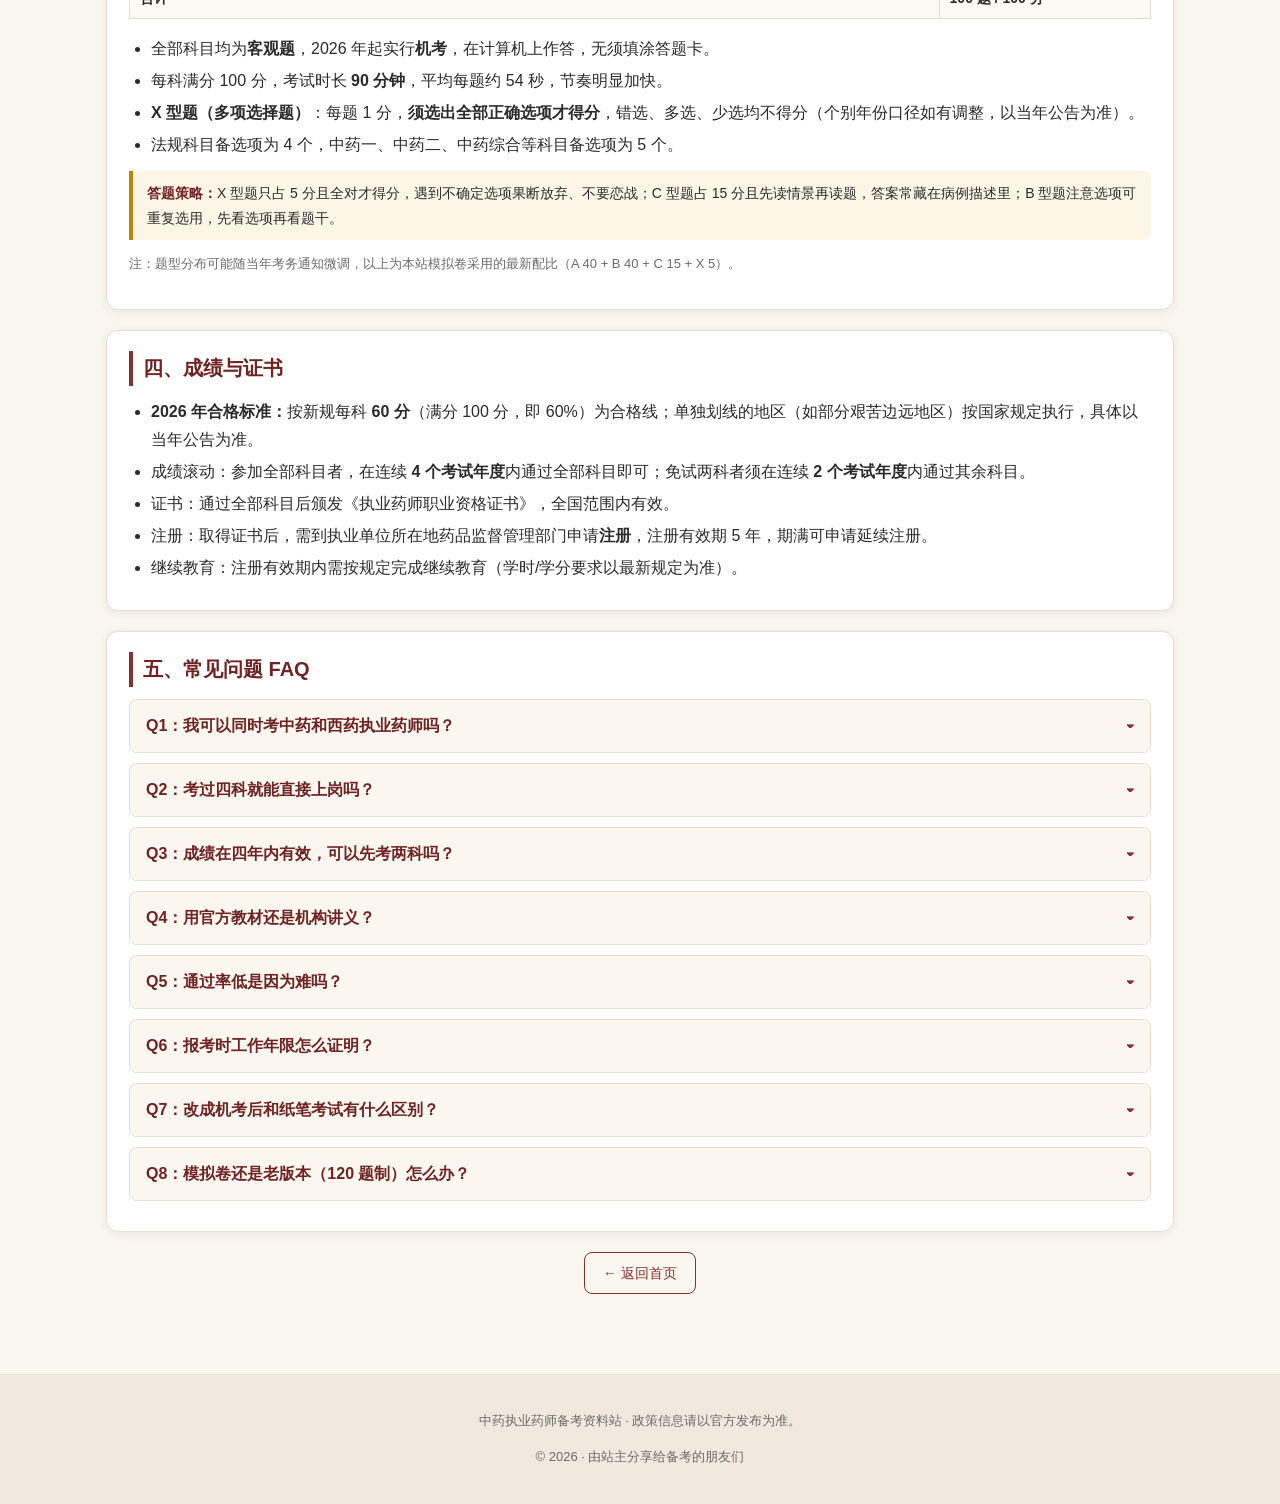
<file: tools/info.html>
<!DOCTYPE html>
<html lang="zh-CN">
<head>
  <meta charset="UTF-8">
  <meta name="viewport" content="width=device-width, initial-scale=1.0">
  <title>报考信息与 FAQ｜中药执业药师备考站</title>
  <link rel="stylesheet" href="../css/style.css">
</head>
<body data-page="info">
  <header class="site-header">
    <div class="header-inner">
      <div class="brand"><a href="../index.html"><span class="logo">☯</span> 中药执业药师备考站</a></div>
      <nav class="site-nav">
        <ul>
          <li><a href="../index.html">首页</a></li>
          <li><a href="../subjects/z1.html">专业知识(一)</a></li>
          <li><a href="../subjects/z2.html">专业知识(二)</a></li>
          <li><a href="../subjects/zh.html">综合知识</a></li>
          <li><a href="../subjects/fl.html">法规</a></li>
          <li class="dropdown">
            <a href="#" class="drop-toggle">学习工具 ▾</a>
            <ul class="drop-menu">
              <li><a href="koujue.html">记忆口诀</a></li>
              <li><a href="plan.html">备考计划</a></li>
              <li><a href="info.html">报考信息</a></li>
              <li><a href="videos.html">课件视频</a></li>
              <li><a href="mock.html">模拟试卷</a></li>
              <li><a href="jingjiang.html">精讲讲义</a></li>
            </ul>
          </li>
        </ul>
      </nav>
    </div>
  </header>

  <main class="wrap">
    <h1 class="page-title">📋 报考信息与常见问题</h1>
    <p class="page-sub">以下为一般性整理，具体以你所在省市人事考试机构当年发布的考务通知为准。</p>

    <input type="search" id="siteSearch" class="search-box" placeholder="🔍 站内搜索本页内容…">

    <div class="tip tip-warn"><strong>官方渠道：</strong><a href="https://www.cpta.com.cn/" target="_blank" rel="noopener">中国人事考试网（cpta.com.cn）</a>负责报名与考试公告；各省人事考试网发布本省报名时间与审核安排。本页信息请勿作为唯一依据。</div>

    <div class="card" data-search>
      <h2>一、报考条件（一般规定）</h2>
      <table>
        <tr><th>学历/学位</th><th>专业</th><th>药学（中药学）岗位工作年限</th></tr>
        <tr><td>大专</td><td>药学类、中药学类</td><td>满 4 年</td></tr>
        <tr><td>本科 / 学士</td><td>药学类、中药学类</td><td>满 2 年</td></tr>
        <tr><td>第二学士学位 / 研究生班毕业 / 硕士</td><td>药学类、中药学类</td><td>满 1 年</td></tr>
        <tr><td>博士</td><td>药学类、中药学类</td><td>无年限要求</td></tr>
        <tr><td>以上任一学历</td><td>相关专业（如化学、生物、医学、护理等）</td><td>在对应专业要求的年限基础上增加 1 年</td></tr>
      </table>
      <ul class="tight">
        <li>中专学历自 2021 年起不再符合报考条件（2020 年为最后过渡年），请以当年官方规定为准。</li>
        <li>工作年限计算截止到考试年度当年年底（以当地通知为准）。</li>
        <li>免试政策：符合报考条件且取得中药学或中医学专业高级职称、在中药学岗位工作的人员，可免试"中药学专业知识（一）""中药学专业知识（二）"，只考"药事管理与法规"和"中药学综合知识与技能"；免试人员成绩按两个考试年度滚动管理。</li>
      </ul>
    </div>

    <div class="card" data-search>
      <h2>二、报名流程与时间节点</h2>
      <table>
        <tr><th>节点</th><th>一般时间（以当年公告为准）</th><th>事项</th></tr>
        <tr><td>发布考务通知</td><td>考前 2~3 个月</td><td>关注本省人事考试网</td></tr>
        <tr><td>网上报名</td><td>一般每年 8 月左右</td><td>中国人事考试网注册、填报、上传照片</td></tr>
        <tr><td>资格审核</td><td>报名期间或考后</td><td>在线/现场/告知承诺制，按省要求</td></tr>
        <tr><td>缴费</td><td>报名截止前</td><td>未缴费视为放弃</td></tr>
        <tr><td>打印准考证</td><td>考前 1 周左右</td><td>核对考点与时间</td></tr>
        <tr><td>考试</td><td>2026 年为 10 月 31 日、11 月 1 日</td><td>四科分两天、机考（以当年安排为准）</td></tr>
      </table>
    </div>

    <div class="card" data-search>
      <h2>三、考试形式与题型</h2>
      <div class="tip tip-warn"><strong>2026 新规速览：</strong>自 2025 年起各科目调整为<strong>每科 100 题、满分 100 分、考试时长 90 分钟、60 分合格</strong>，并实行<strong>计算机化考试（机考）</strong>；2026 年度采用《执业药师职业资格考试大纲（第九版·2026）》。具体以当年官方考务通知为准。</div>
      <table>
        <tr><th>题型</th><th>名称</th><th>题量</th><th>分值</th><th>小计</th></tr>
        <tr><td>A 型题</td><td>最佳选择题（单选）</td><td>40 题</td><td>每题 1 分</td><td>40 分</td></tr>
        <tr><td>B 型题</td><td>配伍选择题（共用选项，单选）</td><td>40 题</td><td>每题 1 分</td><td>40 分</td></tr>
        <tr><td>C 型题</td><td>综合分析选择题（共用情景，单选）</td><td>15 题</td><td>每题 1 分</td><td>15 分</td></tr>
        <tr><td>X 型题</td><td>多项选择题</td><td>5 题</td><td>每题 1 分</td><td>5 分</td></tr>
        <tr><td colspan="4"><strong>合计</strong></td><td><strong>100 题 / 100 分</strong></td></tr>
      </table>
      <ul class="tight">
        <li>全部科目均为<strong>客观题</strong>，2026 年起实行<strong>机考</strong>，在计算机上作答，无须填涂答题卡。</li>
        <li>每科满分 100 分，考试时长 <strong>90 分钟</strong>，平均每题约 54 秒，节奏明显加快。</li>
        <li><strong>X 型题（多项选择题）</strong>：每题 1 分，<strong>须选出全部正确选项才得分</strong>，错选、多选、少选均不得分（个别年份口径如有调整，以当年公告为准）。</li>
        <li>法规科目备选项为 4 个，中药一、中药二、中药综合等科目备选项为 5 个。</li>
      </ul>
      <div class="tip"><strong>答题策略：</strong>X 型题只占 5 分且全对才得分，遇到不确定选项果断放弃、不要恋战；C 型题占 15 分且先读情景再读题，答案常藏在病例描述里；B 型题注意选项可重复选用，先看选项再看题干。</div>
      <p class="muted">注：题型分布可能随当年考务通知微调，以上为本站模拟卷采用的最新配比（A 40 + B 40 + C 15 + X 5）。</p>
    </div>

    <div class="card" data-search>
      <h2>四、成绩与证书</h2>
      <ul class="tight">
        <li><strong>2026 年合格标准：</strong>按新规每科 <strong>60 分</strong>（满分 100 分，即 60%）为合格线；单独划线的地区（如部分艰苦边远地区）按国家规定执行，具体以当年公告为准。</li>
        <li>成绩滚动：参加全部科目者，在连续 <strong>4 个考试年度</strong>内通过全部科目即可；免试两科者须在连续 <strong>2 个考试年度</strong>内通过其余科目。</li>
        <li>证书：通过全部科目后颁发《执业药师职业资格证书》，全国范围内有效。</li>
        <li>注册：取得证书后，需到执业单位所在地药品监督管理部门申请<strong>注册</strong>，注册有效期 5 年，期满可申请延续注册。</li>
        <li>继续教育：注册有效期内需按规定完成继续教育（学时/学分要求以最新规定为准）。</li>
      </ul>
    </div>

    <div class="card" data-search>
      <h2>五、常见问题 FAQ</h2>
      <details>
        <summary>Q1：我可以同时考中药和西药执业药师吗？</summary>
        <div class="body">
          <p>可以。中药学类与药学类两个方向考试科目不同（专业知识（一）（二）按方向区分），法规与综合（西药综合/中药综合）不同。双证人员注册时一般只能选择一个方向执业，具体按注册管理规定执行。</p>
        </div>
      </details>
      <details>
        <summary>Q2：考过四科就能直接上岗吗？</summary>
        <div class="body">
          <p>取得资格证书后须办理执业注册，注册到药品生产、经营、使用单位后方可执业。执业范围、岗位职责按《执业药师注册管理办法》执行。</p>
        </div>
      </details>
      <details>
        <summary>Q3：成绩在四年内有效，可以先考两科吗？</summary>
        <div class="body">
          <p>可以分年度报考。凡在连续四个考试年度内通过全部科目即可；建议先考自己最有把握的科目建立信心。</p>
        </div>
      </details>
      <details>
        <summary>Q4：用官方教材还是机构讲义？</summary>
        <div class="body">
          <p>以国家药监局执业药师资格认证中心组织编写的官方教材为主，机构讲义/网课做辅助。法规科目务必用最新版。</p>
        </div>
      </details>
      <details>
        <summary>Q5：通过率低是因为难吗？</summary>
        <div class="body">
          <p>执业药师考试整体通过率近年约 20%~30%（不同年份略有浮动），多数人失败在"裸考"和"中途放弃"。按计划系统复习半年，通过概率会大幅提高。</p>
        </div>
      </details>
      <details>
        <summary>Q6：报考时工作年限怎么证明？</summary>
        <div class="body">
          <p>一般由所在单位出具工作年限证明，或通过告知承诺制在线签署；考后抽查或注册时审查。以本省审核方式为准。</p>
        </div>
      </details>
      <details>
        <summary>Q7：改成机考后和纸笔考试有什么区别？</summary>
        <div class="body">
          <p>机考在计算机上读题和作答，不能像纸笔一样在卷面上勾画，建议平时就用屏幕刷题；考前务必熟悉机考系统界面与计时提示。题型分值不变，做题节奏更重要——100 题 / 90 分钟，平均每题约 54 秒。</p>
        </div>
      </details>
      <details>
        <summary>Q8：模拟卷还是老版本（120 题制）怎么办？</summary>
        <div class="body">
          <p>2025 年及以后考试已按 100 题 / 100 分 / 90 分钟执行，网上许多旧模拟卷仍是 120 题制。做题时主要看知识点覆盖面，不必纠结题量和分值换算；成套模考请按 100 题 / 90 分钟计时。</p>
        </div>
      </details>
    </div>

    <p class="center no-print"><a class="btn btn-outline" href="../index.html">← 返回首页</a></p>
  </main>

  <footer class="footer">
    <p>中药执业药师备考资料站 · 政策信息请以官方发布为准。</p>
    <p>© <span data-year>2026</span> · 由站主分享给备考的朋友们</p>
  </footer>

  <script src="../js/main.js"></script>
</body>
</html>
</file>
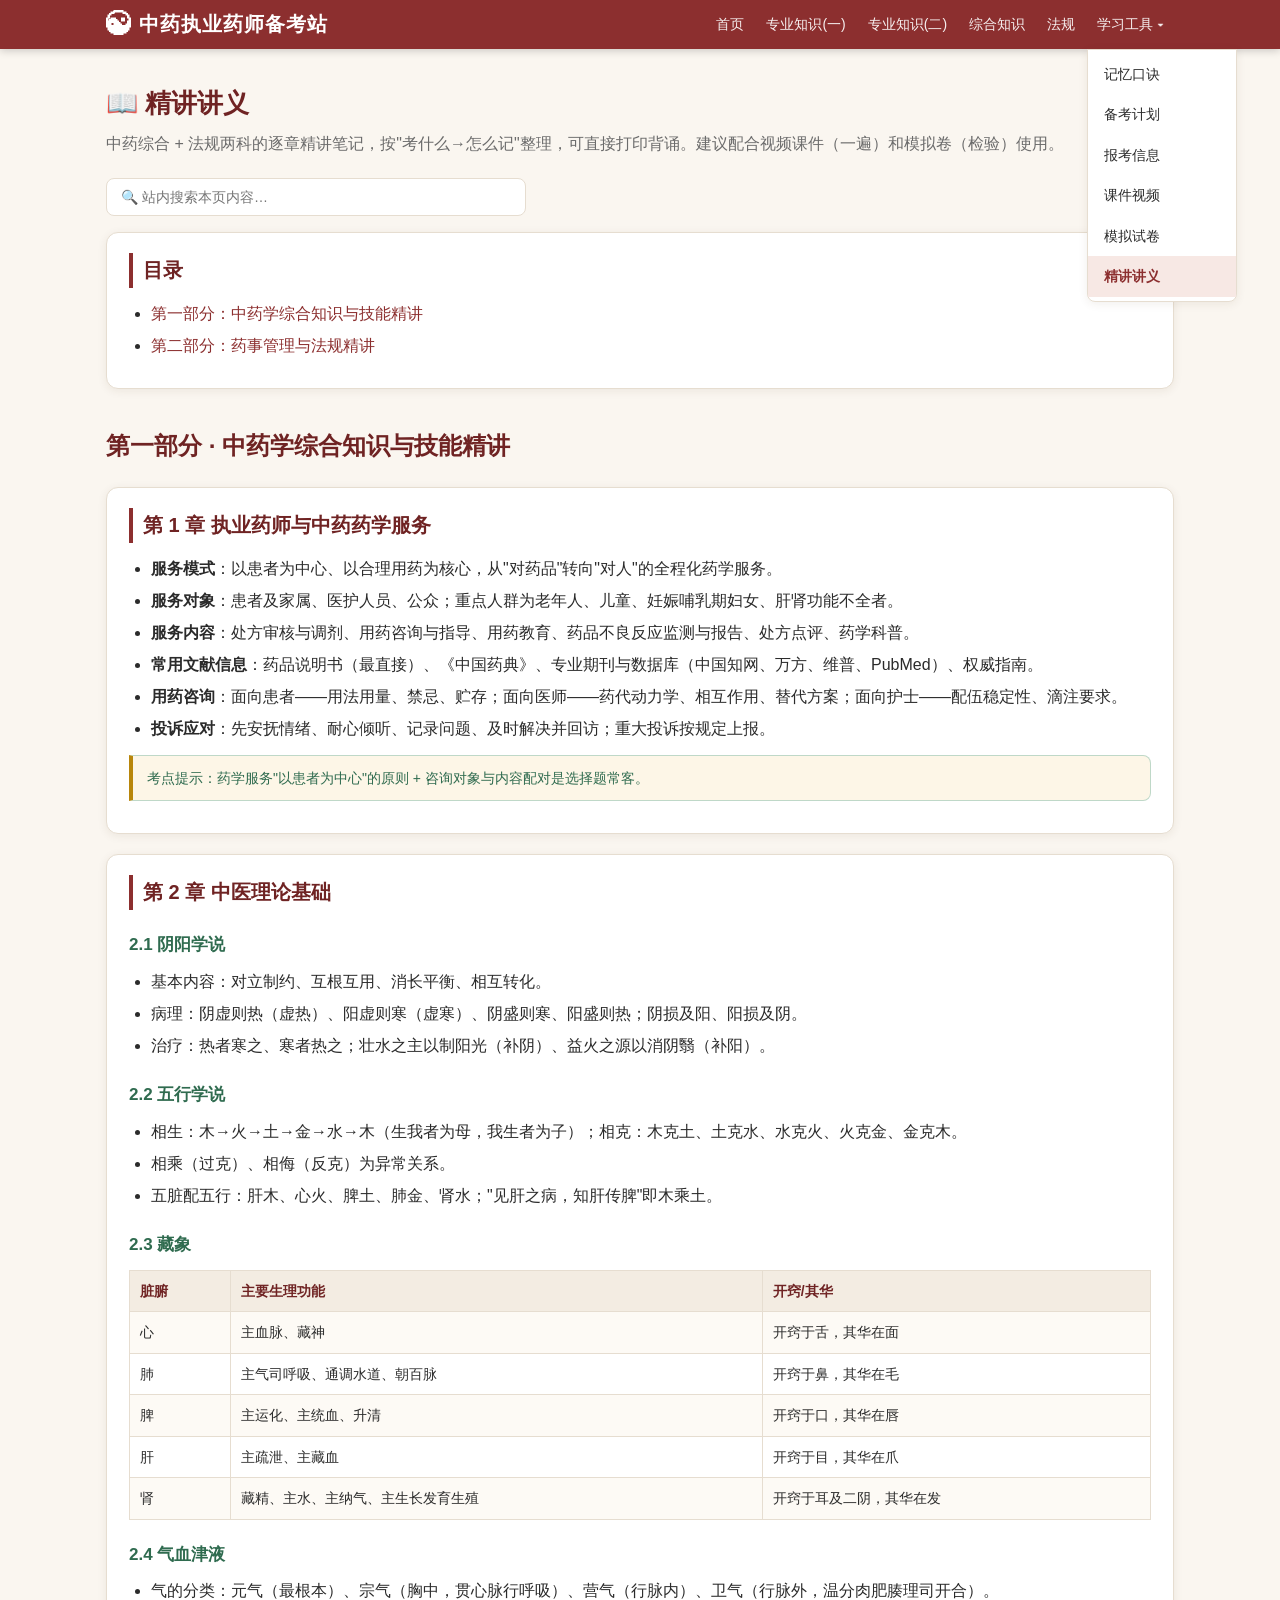
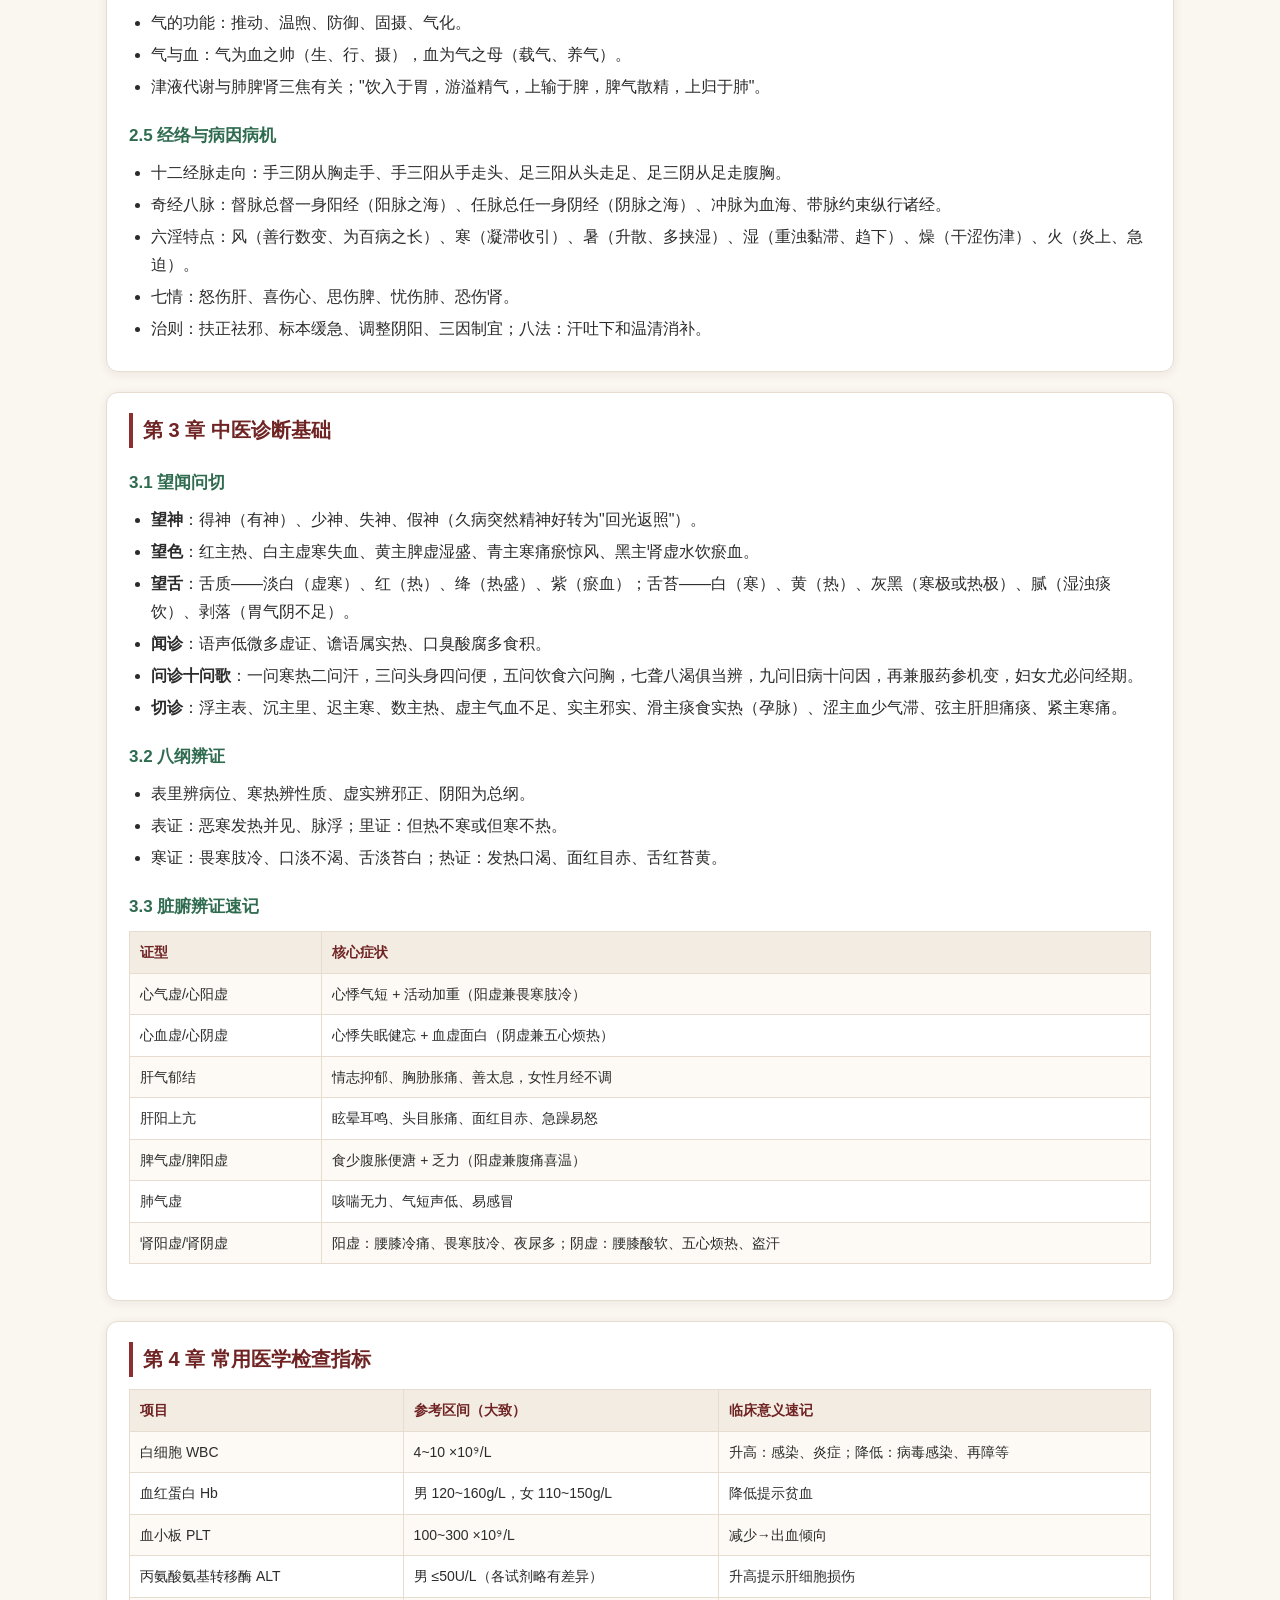
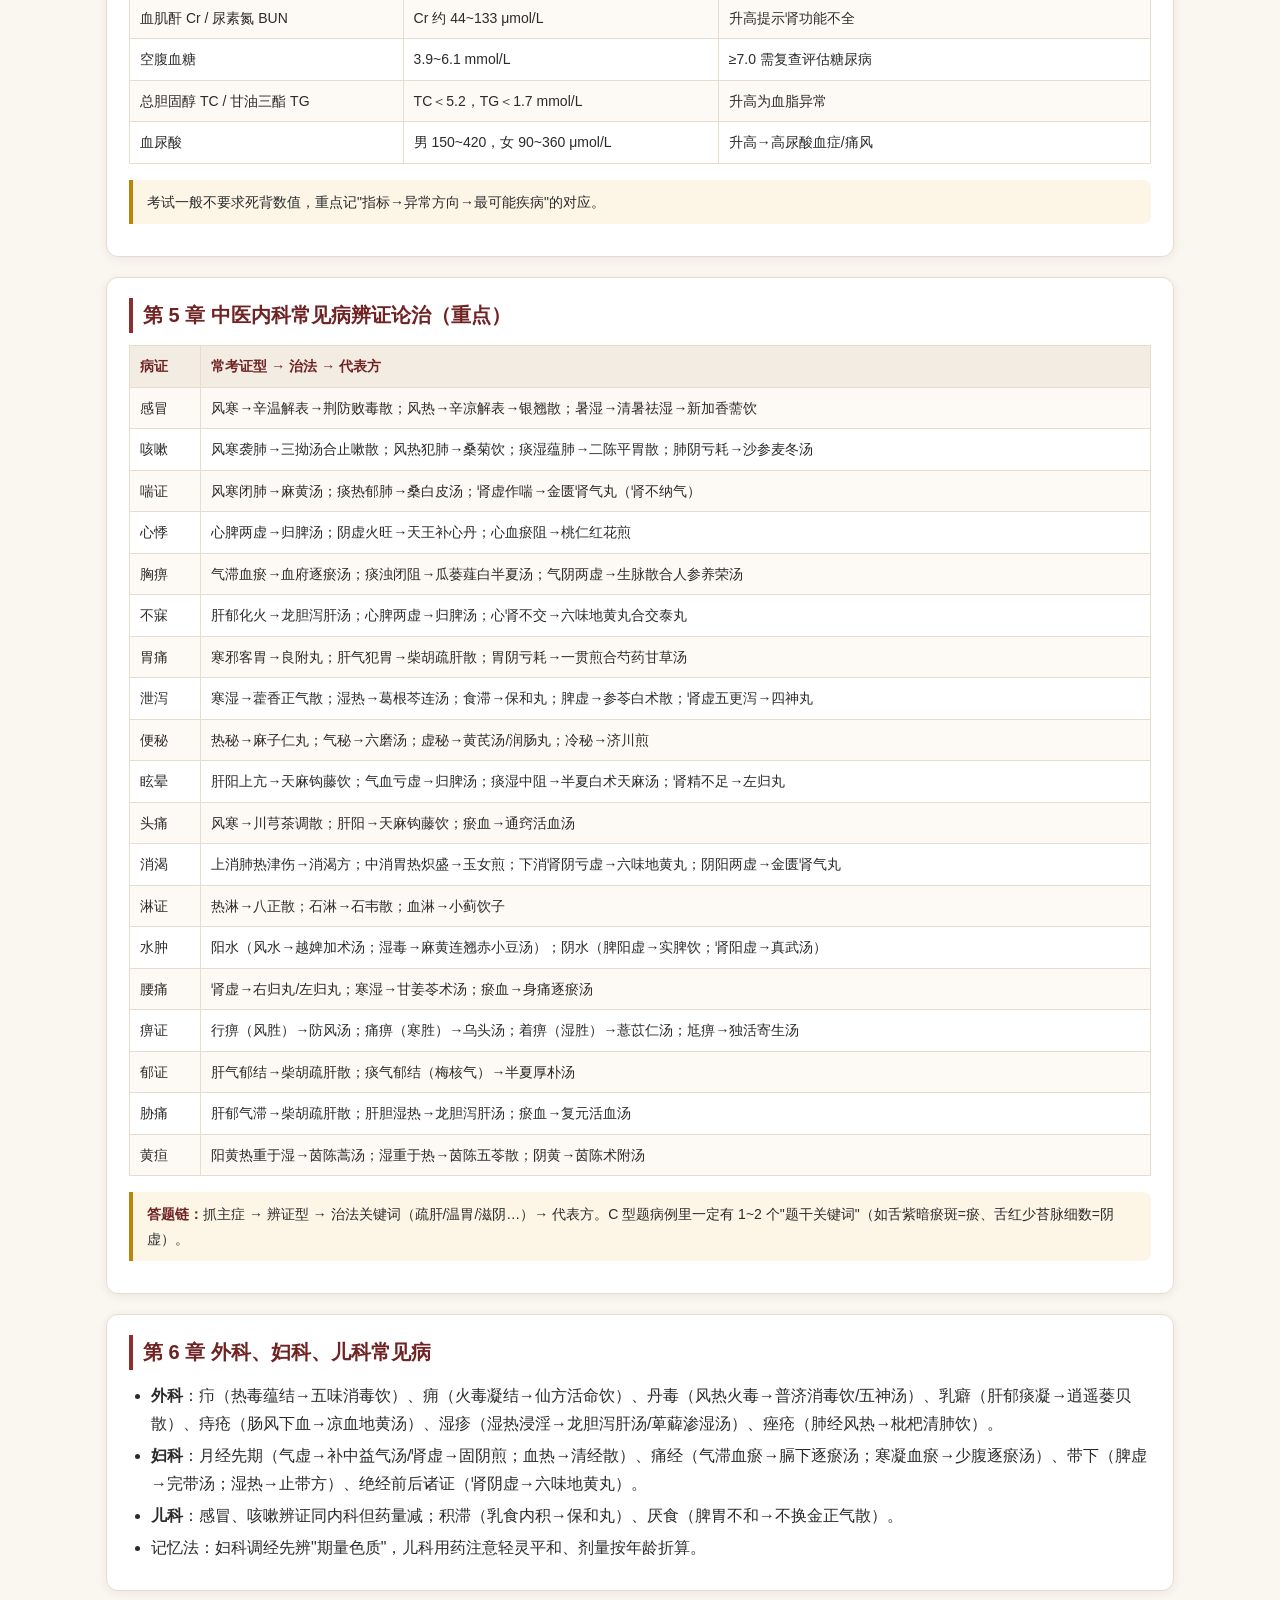
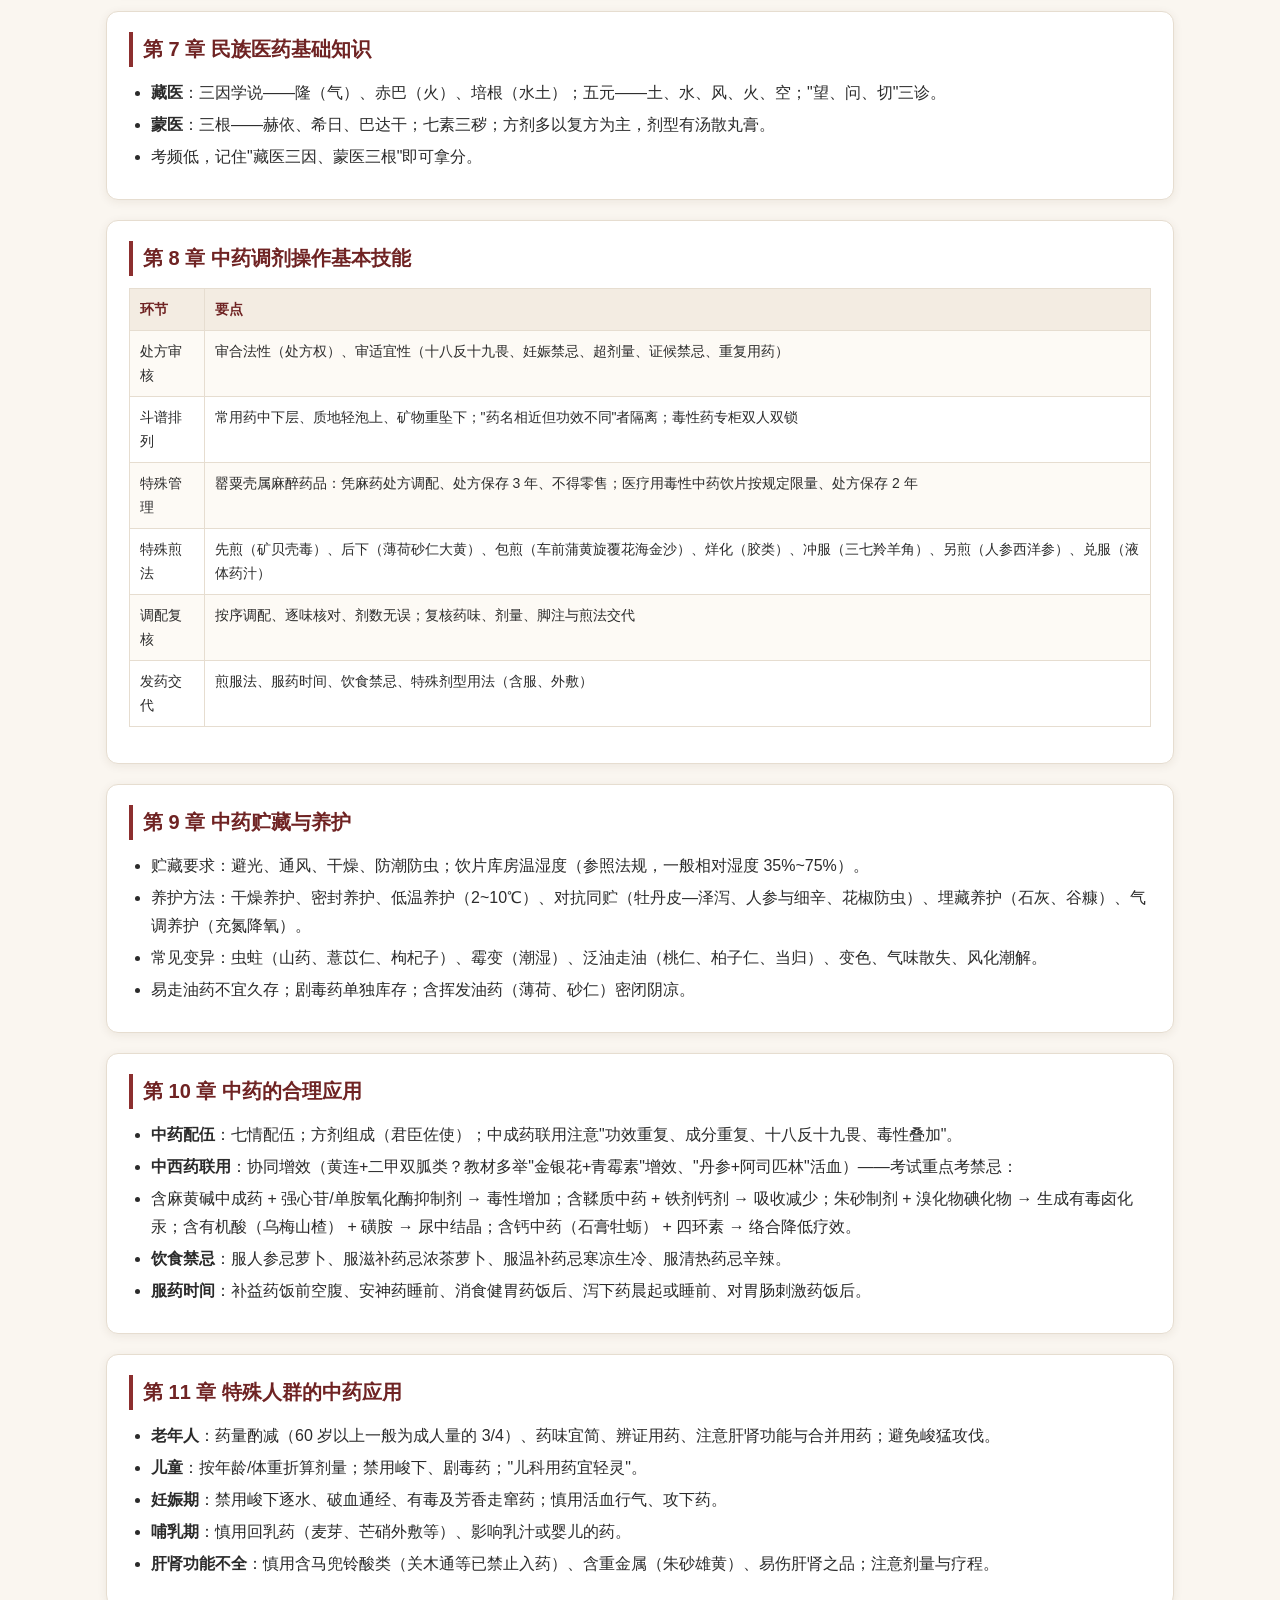
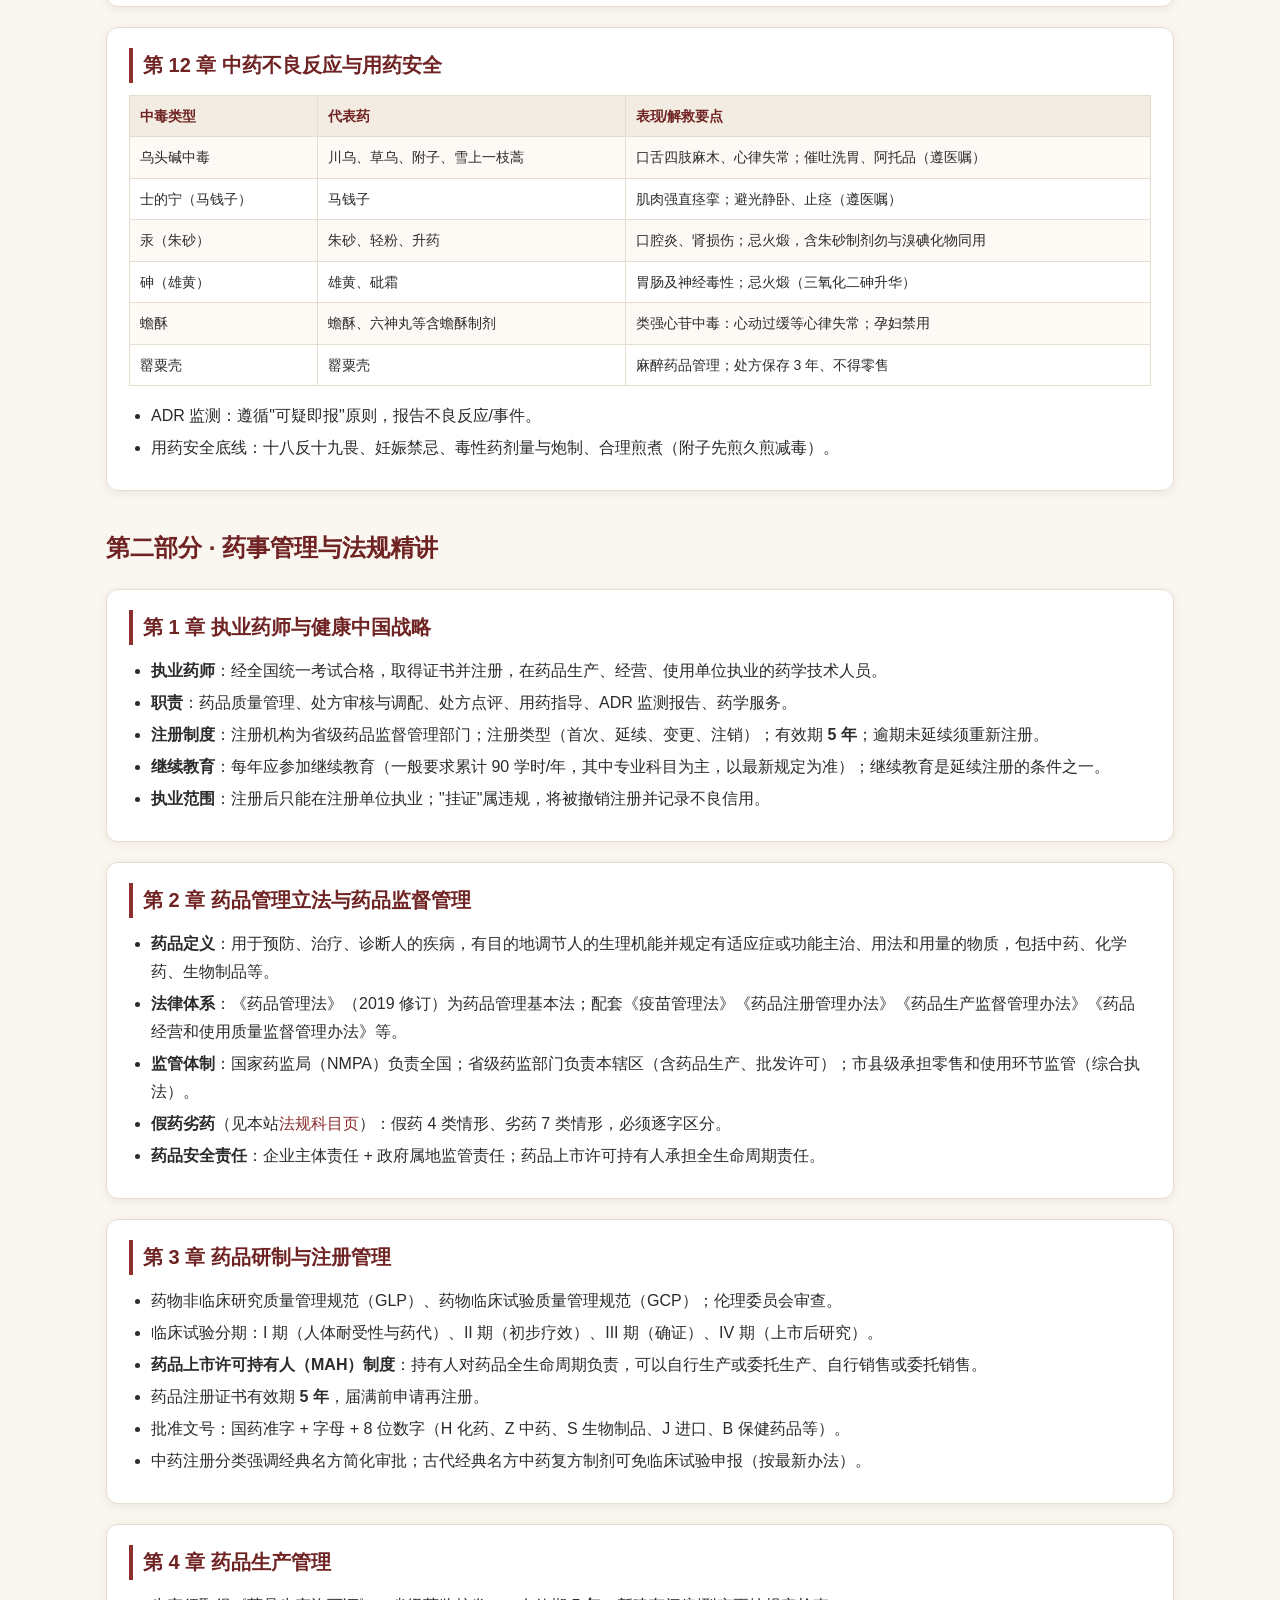
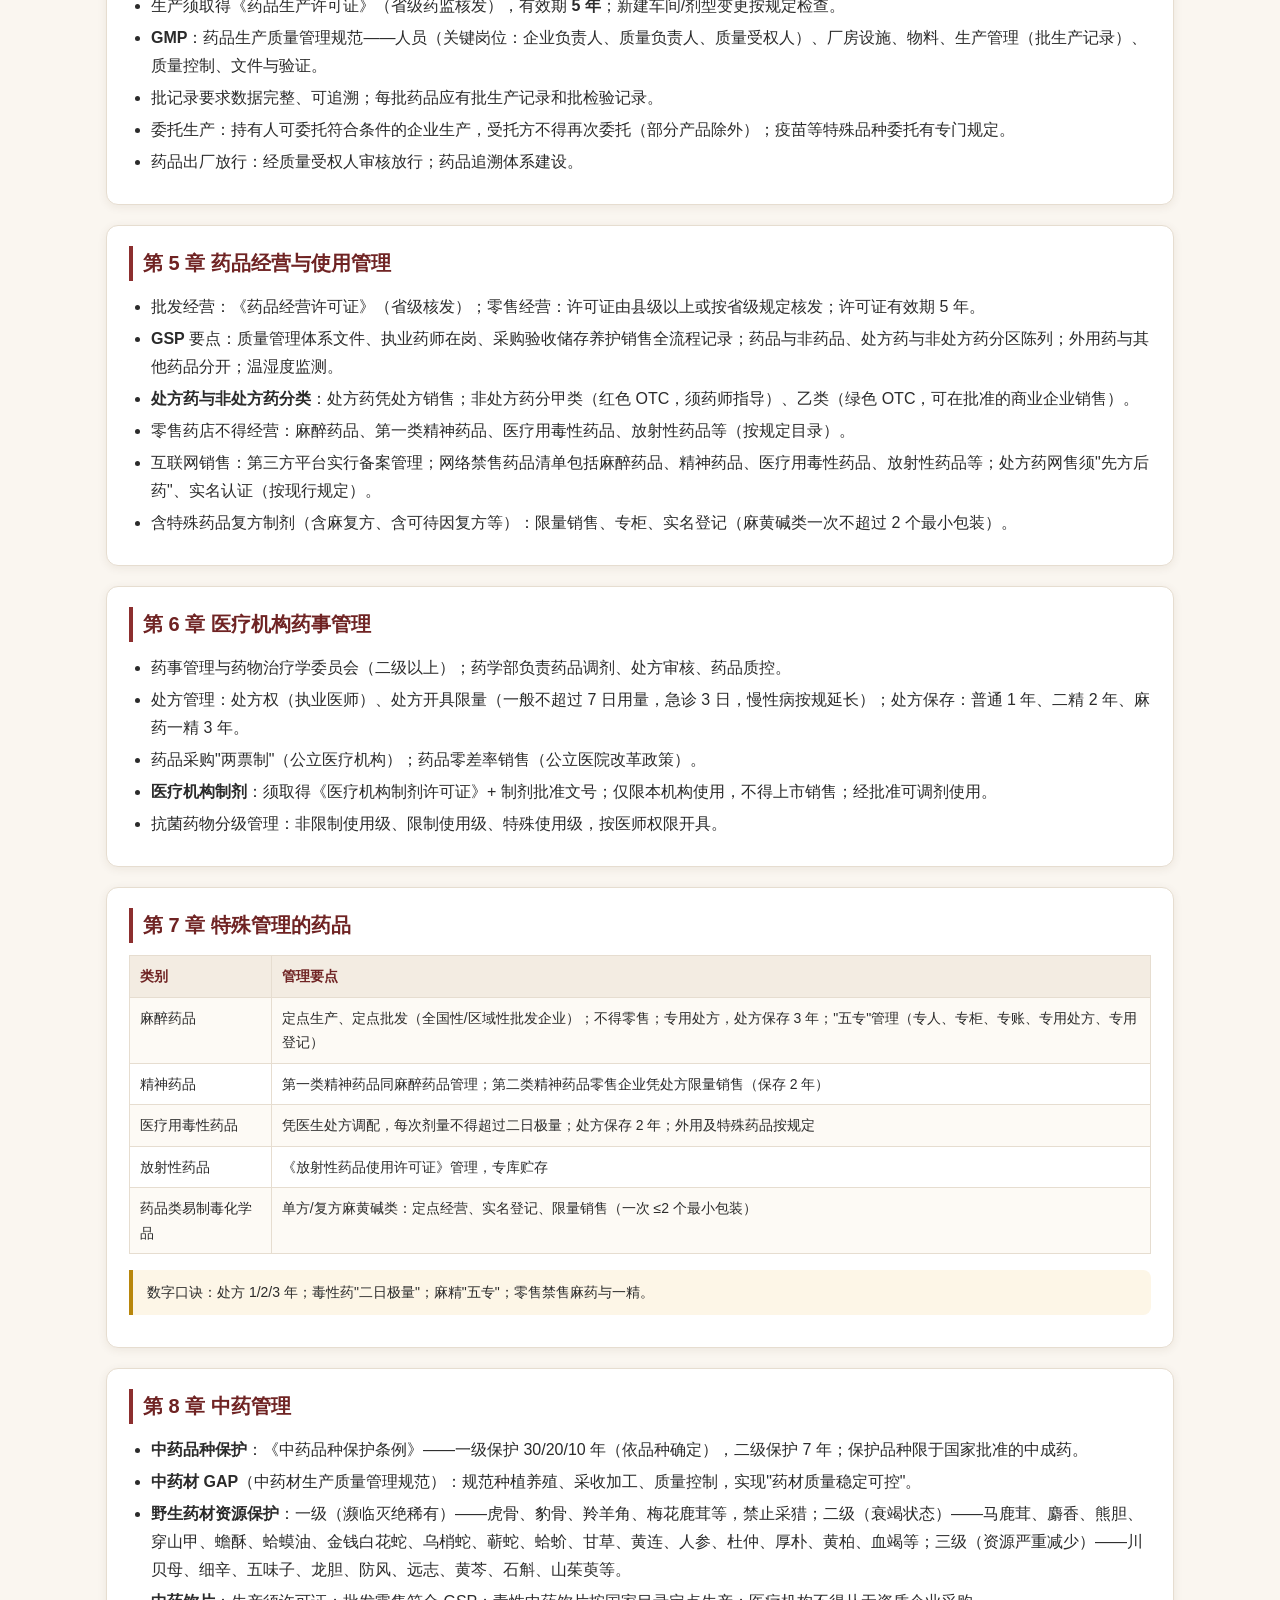
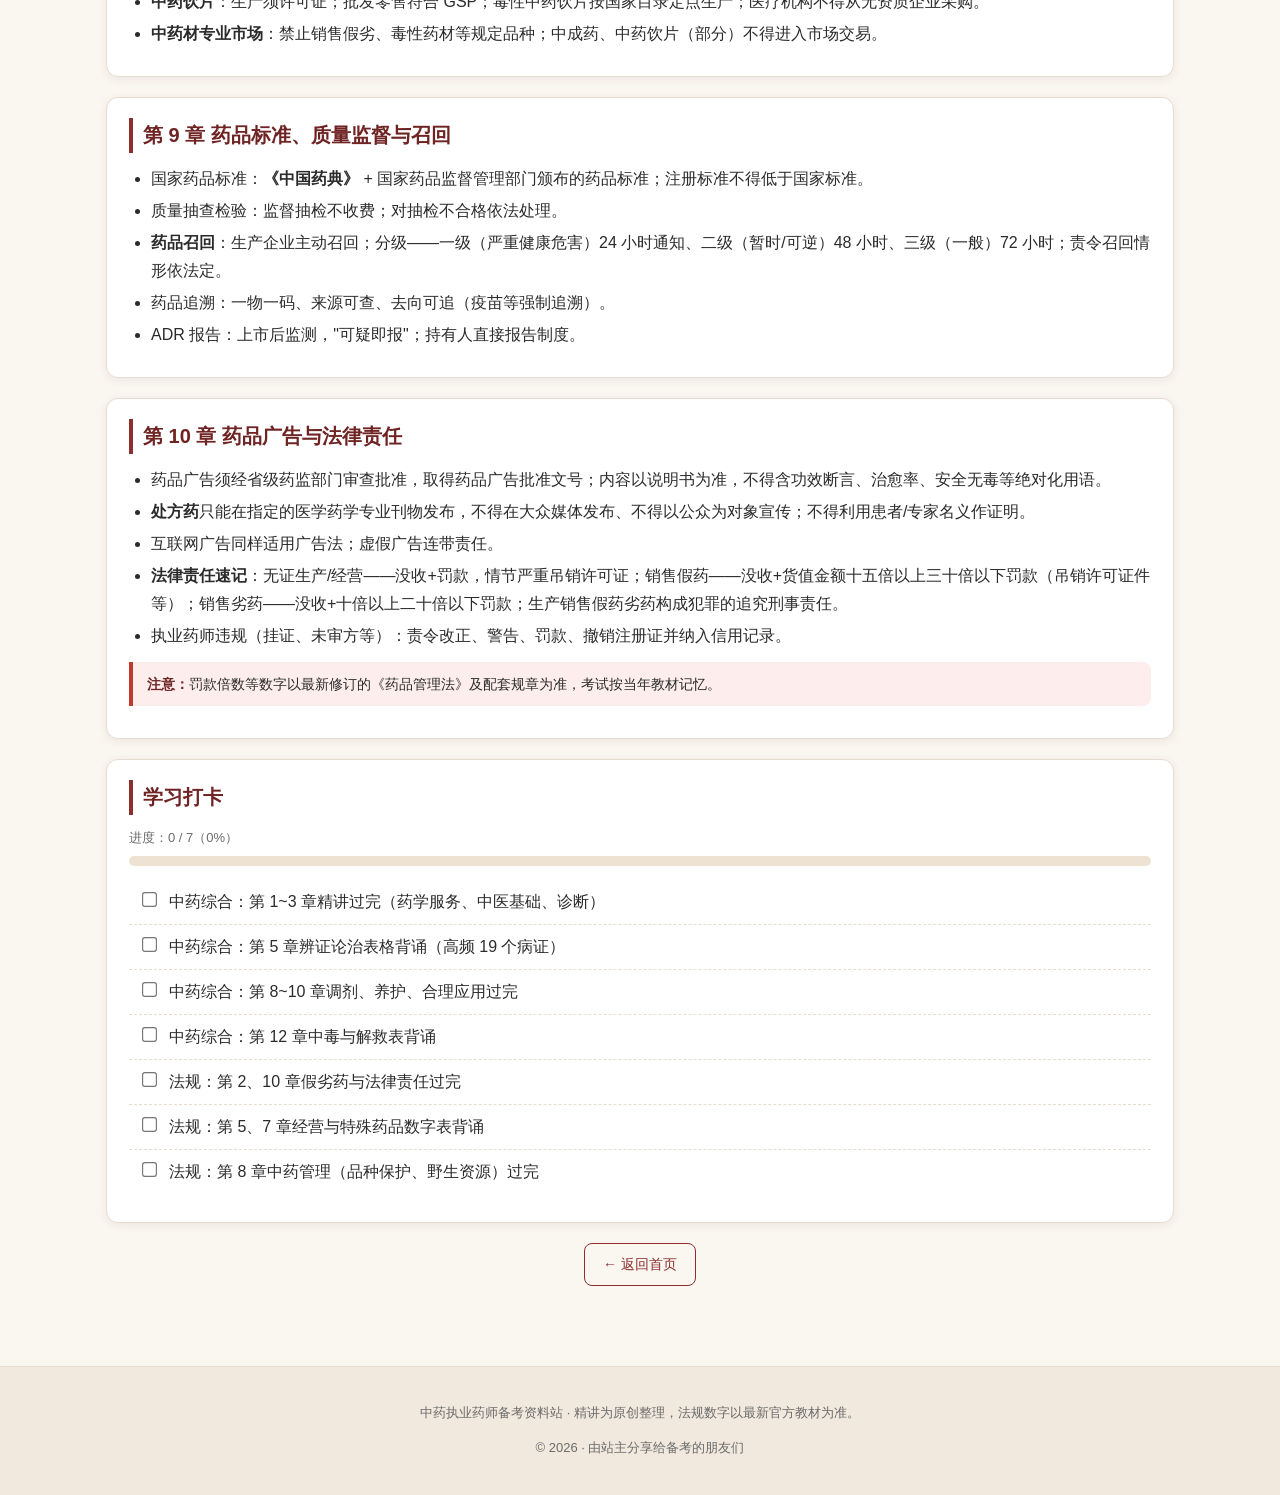
<file: tools/jingjiang.html>
<!DOCTYPE html>
<html lang="zh-CN">
<head>
  <meta charset="UTF-8">
  <meta name="viewport" content="width=device-width, initial-scale=1.0">
  <title>精讲讲义（中药综合 + 法规）｜中药执业药师备考站</title>
  <link rel="stylesheet" href="../css/style.css">
</head>
<body data-page="jingjiang">
  <header class="site-header">
    <div class="header-inner">
      <div class="brand"><a href="../index.html"><span class="logo">☯</span> 中药执业药师备考站</a></div>
      <nav class="site-nav">
        <ul>
          <li><a href="../index.html">首页</a></li>
          <li><a href="../subjects/z1.html">专业知识(一)</a></li>
          <li><a href="../subjects/z2.html">专业知识(二)</a></li>
          <li><a href="../subjects/zh.html">综合知识</a></li>
          <li><a href="../subjects/fl.html">法规</a></li>
          <li class="dropdown">
            <a href="#" class="drop-toggle">学习工具 ▾</a>
            <ul class="drop-menu">
              <li><a href="koujue.html">记忆口诀</a></li>
              <li><a href="plan.html">备考计划</a></li>
              <li><a href="info.html">报考信息</a></li>
              <li><a href="videos.html">课件视频</a></li>
              <li><a href="mock.html">模拟试卷</a></li>
              <li><a href="jingjiang.html">精讲讲义</a></li>
            </ul>
          </li>
        </ul>
      </nav>
    </div>
  </header>

  <main class="wrap">
    <h1 class="page-title">📖 精讲讲义</h1>
    <p class="page-sub">中药综合 + 法规两科的逐章精讲笔记，按"考什么→怎么记"整理，可直接打印背诵。建议配合视频课件（一遍）和模拟卷（检验）使用。</p>

    <input type="search" id="siteSearch" class="search-box" placeholder="🔍 站内搜索本页内容…">

    <div class="card no-print">
      <h2>目录</h2>
      <ul class="tight">
        <li><a href="#zh-jj">第一部分：中药学综合知识与技能精讲</a></li>
        <li><a href="#fl-jj">第二部分：药事管理与法规精讲</a></li>
      </ul>
    </div>

    <!-- ================= 中药综合精讲 ================= -->
    <h2 id="zh-jj" style="color:var(--brand-dark); margin-top:36px;">第一部分 · 中药学综合知识与技能精讲</h2>

    <div class="card" data-search>
      <h2>第 1 章 执业药师与中药药学服务</h2>
      <ul class="tight">
        <li><strong>服务模式</strong>：以患者为中心、以合理用药为核心，从"对药品"转向"对人"的全程化药学服务。</li>
        <li><strong>服务对象</strong>：患者及家属、医护人员、公众；重点人群为老年人、儿童、妊娠哺乳期妇女、肝肾功能不全者。</li>
        <li><strong>服务内容</strong>：处方审核与调剂、用药咨询与指导、用药教育、药品不良反应监测与报告、处方点评、药学科普。</li>
        <li><strong>常用文献信息</strong>：药品说明书（最直接）、《中国药典》、专业期刊与数据库（中国知网、万方、维普、PubMed）、权威指南。</li>
        <li><strong>用药咨询</strong>：面向患者——用法用量、禁忌、贮存；面向医师——药代动力学、相互作用、替代方案；面向护士——配伍稳定性、滴注要求。</li>
        <li><strong>投诉应对</strong>：先安抚情绪、耐心倾听、记录问题、及时解决并回访；重大投诉按规定上报。</li>
      </ul>
      <div class="tip tag-key">考点提示：药学服务"以患者为中心"的原则 + 咨询对象与内容配对是选择题常客。</div>
    </div>

    <div class="card" data-search>
      <h2>第 2 章 中医理论基础</h2>
      <h3>2.1 阴阳学说</h3>
      <ul class="tight">
        <li>基本内容：对立制约、互根互用、消长平衡、相互转化。</li>
        <li>病理：阴虚则热（虚热）、阳虚则寒（虚寒）、阴盛则寒、阳盛则热；阴损及阳、阳损及阴。</li>
        <li>治疗：热者寒之、寒者热之；壮水之主以制阳光（补阴）、益火之源以消阴翳（补阳）。</li>
      </ul>
      <h3>2.2 五行学说</h3>
      <ul class="tight">
        <li>相生：木→火→土→金→水→木（生我者为母，我生者为子）；相克：木克土、土克水、水克火、火克金、金克木。</li>
        <li>相乘（过克）、相侮（反克）为异常关系。</li>
        <li>五脏配五行：肝木、心火、脾土、肺金、肾水；"见肝之病，知肝传脾"即木乘土。</li>
      </ul>
      <h3>2.3 藏象</h3>
      <table>
        <tr><th>脏腑</th><th>主要生理功能</th><th>开窍/其华</th></tr>
        <tr><td>心</td><td>主血脉、藏神</td><td>开窍于舌，其华在面</td></tr>
        <tr><td>肺</td><td>主气司呼吸、通调水道、朝百脉</td><td>开窍于鼻，其华在毛</td></tr>
        <tr><td>脾</td><td>主运化、主统血、升清</td><td>开窍于口，其华在唇</td></tr>
        <tr><td>肝</td><td>主疏泄、主藏血</td><td>开窍于目，其华在爪</td></tr>
        <tr><td>肾</td><td>藏精、主水、主纳气、主生长发育生殖</td><td>开窍于耳及二阴，其华在发</td></tr>
      </table>
      <h3>2.4 气血津液</h3>
      <ul class="tight">
        <li>气的分类：元气（最根本）、宗气（胸中，贯心脉行呼吸）、营气（行脉内）、卫气（行脉外，温分肉肥腠理司开合）。</li>
        <li>气的功能：推动、温煦、防御、固摄、气化。</li>
        <li>气与血：气为血之帅（生、行、摄），血为气之母（载气、养气）。</li>
        <li>津液代谢与肺脾肾三焦有关；"饮入于胃，游溢精气，上输于脾，脾气散精，上归于肺"。</li>
      </ul>
      <h3>2.5 经络与病因病机</h3>
      <ul class="tight">
        <li>十二经脉走向：手三阴从胸走手、手三阳从手走头、足三阳从头走足、足三阴从足走腹胸。</li>
        <li>奇经八脉：督脉总督一身阳经（阳脉之海）、任脉总任一身阴经（阴脉之海）、冲脉为血海、带脉约束纵行诸经。</li>
        <li>六淫特点：风（善行数变、为百病之长）、寒（凝滞收引）、暑（升散、多挟湿）、湿（重浊黏滞、趋下）、燥（干涩伤津）、火（炎上、急迫）。</li>
        <li>七情：怒伤肝、喜伤心、思伤脾、忧伤肺、恐伤肾。</li>
        <li>治则：扶正祛邪、标本缓急、调整阴阳、三因制宜；八法：汗吐下和温清消补。</li>
      </ul>
    </div>

    <div class="card" data-search>
      <h2>第 3 章 中医诊断基础</h2>
      <h3>3.1 望闻问切</h3>
      <ul class="tight">
        <li><strong>望神</strong>：得神（有神）、少神、失神、假神（久病突然精神好转为"回光返照"）。</li>
        <li><strong>望色</strong>：红主热、白主虚寒失血、黄主脾虚湿盛、青主寒痛瘀惊风、黑主肾虚水饮瘀血。</li>
        <li><strong>望舌</strong>：舌质——淡白（虚寒）、红（热）、绛（热盛）、紫（瘀血）；舌苔——白（寒）、黄（热）、灰黑（寒极或热极）、腻（湿浊痰饮）、剥落（胃气阴不足）。</li>
        <li><strong>闻诊</strong>：语声低微多虚证、谵语属实热、口臭酸腐多食积。</li>
        <li><strong>问诊十问歌</strong>：一问寒热二问汗，三问头身四问便，五问饮食六问胸，七聋八渴俱当辨，九问旧病十问因，再兼服药参机变，妇女尤必问经期。</li>
        <li><strong>切诊</strong>：浮主表、沉主里、迟主寒、数主热、虚主气血不足、实主邪实、滑主痰食实热（孕脉）、涩主血少气滞、弦主肝胆痛痰、紧主寒痛。</li>
      </ul>
      <h3>3.2 八纲辨证</h3>
      <ul class="tight">
        <li>表里辨病位、寒热辨性质、虚实辨邪正、阴阳为总纲。</li>
        <li>表证：恶寒发热并见、脉浮；里证：但热不寒或但寒不热。</li>
        <li>寒证：畏寒肢冷、口淡不渴、舌淡苔白；热证：发热口渴、面红目赤、舌红苔黄。</li>
      </ul>
      <h3>3.3 脏腑辨证速记</h3>
      <table>
        <tr><th>证型</th><th>核心症状</th></tr>
        <tr><td>心气虚/心阳虚</td><td>心悸气短 + 活动加重（阳虚兼畏寒肢冷）</td></tr>
        <tr><td>心血虚/心阴虚</td><td>心悸失眠健忘 + 血虚面白（阴虚兼五心烦热）</td></tr>
        <tr><td>肝气郁结</td><td>情志抑郁、胸胁胀痛、善太息，女性月经不调</td></tr>
        <tr><td>肝阳上亢</td><td>眩晕耳鸣、头目胀痛、面红目赤、急躁易怒</td></tr>
        <tr><td>脾气虚/脾阳虚</td><td>食少腹胀便溏 + 乏力（阳虚兼腹痛喜温）</td></tr>
        <tr><td>肺气虚</td><td>咳喘无力、气短声低、易感冒</td></tr>
        <tr><td>肾阳虚/肾阴虚</td><td>阳虚：腰膝冷痛、畏寒肢冷、夜尿多；阴虚：腰膝酸软、五心烦热、盗汗</td></tr>
      </table>
    </div>

    <div class="card" data-search>
      <h2>第 4 章 常用医学检查指标</h2>
      <table>
        <tr><th>项目</th><th>参考区间（大致）</th><th>临床意义速记</th></tr>
        <tr><td>白细胞 WBC</td><td>4~10 ×10⁹/L</td><td>升高：感染、炎症；降低：病毒感染、再障等</td></tr>
        <tr><td>血红蛋白 Hb</td><td>男 120~160g/L，女 110~150g/L</td><td>降低提示贫血</td></tr>
        <tr><td>血小板 PLT</td><td>100~300 ×10⁹/L</td><td>减少→出血倾向</td></tr>
        <tr><td>丙氨酸氨基转移酶 ALT</td><td>男 ≤50U/L（各试剂略有差异）</td><td>升高提示肝细胞损伤</td></tr>
        <tr><td>血肌酐 Cr / 尿素氮 BUN</td><td>Cr 约 44~133 μmol/L</td><td>升高提示肾功能不全</td></tr>
        <tr><td>空腹血糖</td><td>3.9~6.1 mmol/L</td><td>≥7.0 需复查评估糖尿病</td></tr>
        <tr><td>总胆固醇 TC / 甘油三酯 TG</td><td>TC＜5.2，TG＜1.7 mmol/L</td><td>升高为血脂异常</td></tr>
        <tr><td>血尿酸</td><td>男 150~420，女 90~360 μmol/L</td><td>升高→高尿酸血症/痛风</td></tr>
      </table>
      <div class="tip">考试一般不要求死背数值，重点记"指标→异常方向→最可能疾病"的对应。</div>
    </div>

    <div class="card" data-search>
      <h2>第 5 章 中医内科常见病辨证论治（重点）</h2>
      <table>
        <tr><th>病证</th><th>常考证型 → 治法 → 代表方</th></tr>
        <tr><td>感冒</td><td>风寒→辛温解表→荆防败毒散；风热→辛凉解表→银翘散；暑湿→清暑祛湿→新加香薷饮</td></tr>
        <tr><td>咳嗽</td><td>风寒袭肺→三拗汤合止嗽散；风热犯肺→桑菊饮；痰湿蕴肺→二陈平胃散；肺阴亏耗→沙参麦冬汤</td></tr>
        <tr><td>喘证</td><td>风寒闭肺→麻黄汤；痰热郁肺→桑白皮汤；肾虚作喘→金匮肾气丸（肾不纳气）</td></tr>
        <tr><td>心悸</td><td>心脾两虚→归脾汤；阴虚火旺→天王补心丹；心血瘀阻→桃仁红花煎</td></tr>
        <tr><td>胸痹</td><td>气滞血瘀→血府逐瘀汤；痰浊闭阻→瓜蒌薤白半夏汤；气阴两虚→生脉散合人参养荣汤</td></tr>
        <tr><td>不寐</td><td>肝郁化火→龙胆泻肝汤；心脾两虚→归脾汤；心肾不交→六味地黄丸合交泰丸</td></tr>
        <tr><td>胃痛</td><td>寒邪客胃→良附丸；肝气犯胃→柴胡疏肝散；胃阴亏耗→一贯煎合芍药甘草汤</td></tr>
        <tr><td>泄泻</td><td>寒湿→藿香正气散；湿热→葛根芩连汤；食滞→保和丸；脾虚→参苓白术散；肾虚五更泻→四神丸</td></tr>
        <tr><td>便秘</td><td>热秘→麻子仁丸；气秘→六磨汤；虚秘→黄芪汤/润肠丸；冷秘→济川煎</td></tr>
        <tr><td>眩晕</td><td>肝阳上亢→天麻钩藤饮；气血亏虚→归脾汤；痰湿中阻→半夏白术天麻汤；肾精不足→左归丸</td></tr>
        <tr><td>头痛</td><td>风寒→川芎茶调散；肝阳→天麻钩藤饮；瘀血→通窍活血汤</td></tr>
        <tr><td>消渴</td><td>上消肺热津伤→消渴方；中消胃热炽盛→玉女煎；下消肾阴亏虚→六味地黄丸；阴阳两虚→金匮肾气丸</td></tr>
        <tr><td>淋证</td><td>热淋→八正散；石淋→石韦散；血淋→小蓟饮子</td></tr>
        <tr><td>水肿</td><td>阳水（风水→越婢加术汤；湿毒→麻黄连翘赤小豆汤）；阴水（脾阳虚→实脾饮；肾阳虚→真武汤）</td></tr>
        <tr><td>腰痛</td><td>肾虚→右归丸/左归丸；寒湿→甘姜苓术汤；瘀血→身痛逐瘀汤</td></tr>
        <tr><td>痹证</td><td>行痹（风胜）→防风汤；痛痹（寒胜）→乌头汤；着痹（湿胜）→薏苡仁汤；尪痹→独活寄生汤</td></tr>
        <tr><td>郁证</td><td>肝气郁结→柴胡疏肝散；痰气郁结（梅核气）→半夏厚朴汤</td></tr>
        <tr><td>胁痛</td><td>肝郁气滞→柴胡疏肝散；肝胆湿热→龙胆泻肝汤；瘀血→复元活血汤</td></tr>
        <tr><td>黄疸</td><td>阳黄热重于湿→茵陈蒿汤；湿重于热→茵陈五苓散；阴黄→茵陈术附汤</td></tr>
      </table>
      <div class="tip"><strong>答题链：</strong>抓主症 → 辨证型 → 治法关键词（疏肝/温胃/滋阴…）→ 代表方。C 型题病例里一定有 1~2 个"题干关键词"（如舌紫暗瘀斑=瘀、舌红少苔脉细数=阴虚）。</div>
    </div>

    <div class="card" data-search>
      <h2>第 6 章 外科、妇科、儿科常见病</h2>
      <ul class="tight">
        <li><strong>外科</strong>：疖（热毒蕴结→五味消毒饮）、痈（火毒凝结→仙方活命饮）、丹毒（风热火毒→普济消毒饮/五神汤）、乳癖（肝郁痰凝→逍遥蒌贝散）、痔疮（肠风下血→凉血地黄汤）、湿疹（湿热浸淫→龙胆泻肝汤/萆薢渗湿汤）、痤疮（肺经风热→枇杷清肺饮）。</li>
        <li><strong>妇科</strong>：月经先期（气虚→补中益气汤/肾虚→固阴煎；血热→清经散）、痛经（气滞血瘀→膈下逐瘀汤；寒凝血瘀→少腹逐瘀汤）、带下（脾虚→完带汤；湿热→止带方）、绝经前后诸证（肾阴虚→六味地黄丸）。</li>
        <li><strong>儿科</strong>：感冒、咳嗽辨证同内科但药量减；积滞（乳食内积→保和丸）、厌食（脾胃不和→不换金正气散）。</li>
        <li>记忆法：妇科调经先辨"期量色质"，儿科用药注意轻灵平和、剂量按年龄折算。</li>
      </ul>
    </div>

    <div class="card" data-search>
      <h2>第 7 章 民族医药基础知识</h2>
      <ul class="tight">
        <li><strong>藏医</strong>：三因学说——隆（气）、赤巴（火）、培根（水土）；五元——土、水、风、火、空；"望、问、切"三诊。</li>
        <li><strong>蒙医</strong>：三根——赫依、希日、巴达干；七素三秽；方剂多以复方为主，剂型有汤散丸膏。</li>
        <li>考频低，记住"藏医三因、蒙医三根"即可拿分。</li>
      </ul>
    </div>

    <div class="card" data-search>
      <h2>第 8 章 中药调剂操作基本技能</h2>
      <table>
        <tr><th>环节</th><th>要点</th></tr>
        <tr><td>处方审核</td><td>审合法性（处方权）、审适宜性（十八反十九畏、妊娠禁忌、超剂量、证候禁忌、重复用药）</td></tr>
        <tr><td>斗谱排列</td><td>常用药中下层、质地轻泡上、矿物重坠下；"药名相近但功效不同"者隔离；毒性药专柜双人双锁</td></tr>
        <tr><td>特殊管理</td><td>罂粟壳属麻醉药品：凭麻药处方调配、处方保存 3 年、不得零售；医疗用毒性中药饮片按规定限量、处方保存 2 年</td></tr>
        <tr><td>特殊煎法</td><td>先煎（矿贝壳毒）、后下（薄荷砂仁大黄）、包煎（车前蒲黄旋覆花海金沙）、烊化（胶类）、冲服（三七羚羊角）、另煎（人参西洋参）、兑服（液体药汁）</td></tr>
        <tr><td>调配复核</td><td>按序调配、逐味核对、剂数无误；复核药味、剂量、脚注与煎法交代</td></tr>
        <tr><td>发药交代</td><td>煎服法、服药时间、饮食禁忌、特殊剂型用法（含服、外敷）</td></tr>
      </table>
    </div>

    <div class="card" data-search>
      <h2>第 9 章 中药贮藏与养护</h2>
      <ul class="tight">
        <li>贮藏要求：避光、通风、干燥、防潮防虫；饮片库房温湿度（参照法规，一般相对湿度 35%~75%）。</li>
        <li>养护方法：干燥养护、密封养护、低温养护（2~10℃）、对抗同贮（牡丹皮—泽泻、人参与细辛、花椒防虫）、埋藏养护（石灰、谷糠）、气调养护（充氮降氧）。</li>
        <li>常见变异：虫蛀（山药、薏苡仁、枸杞子）、霉变（潮湿）、泛油走油（桃仁、柏子仁、当归）、变色、气味散失、风化潮解。</li>
        <li>易走油药不宜久存；剧毒药单独库存；含挥发油药（薄荷、砂仁）密闭阴凉。</li>
      </ul>
    </div>

    <div class="card" data-search>
      <h2>第 10 章 中药的合理应用</h2>
      <ul class="tight">
        <li><strong>中药配伍</strong>：七情配伍；方剂组成（君臣佐使）；中成药联用注意"功效重复、成分重复、十八反十九畏、毒性叠加"。</li>
        <li><strong>中西药联用</strong>：协同增效（黄连+二甲双胍类？教材多举"金银花+青霉素"增效、"丹参+阿司匹林"活血）——考试重点考禁忌：</li>
        <li>含麻黄碱中成药 + 强心苷/单胺氧化酶抑制剂 → 毒性增加；含鞣质中药 + 铁剂钙剂 → 吸收减少；朱砂制剂 + 溴化物碘化物 → 生成有毒卤化汞；含有机酸（乌梅山楂） + 磺胺 → 尿中结晶；含钙中药（石膏牡蛎） + 四环素 → 络合降低疗效。</li>
        <li><strong>饮食禁忌</strong>：服人参忌萝卜、服滋补药忌浓茶萝卜、服温补药忌寒凉生冷、服清热药忌辛辣。</li>
        <li><strong>服药时间</strong>：补益药饭前空腹、安神药睡前、消食健胃药饭后、泻下药晨起或睡前、对胃肠刺激药饭后。</li>
      </ul>
    </div>

    <div class="card" data-search>
      <h2>第 11 章 特殊人群的中药应用</h2>
      <ul class="tight">
        <li><strong>老年人</strong>：药量酌减（60 岁以上一般为成人量的 3/4）、药味宜简、辨证用药、注意肝肾功能与合并用药；避免峻猛攻伐。</li>
        <li><strong>儿童</strong>：按年龄/体重折算剂量；禁用峻下、剧毒药；"儿科用药宜轻灵"。</li>
        <li><strong>妊娠期</strong>：禁用峻下逐水、破血通经、有毒及芳香走窜药；慎用活血行气、攻下药。</li>
        <li><strong>哺乳期</strong>：慎用回乳药（麦芽、芒硝外敷等）、影响乳汁或婴儿的药。</li>
        <li><strong>肝肾功能不全</strong>：慎用含马兜铃酸类（关木通等已禁止入药）、含重金属（朱砂雄黄）、易伤肝肾之品；注意剂量与疗程。</li>
      </ul>
    </div>

    <div class="card" data-search>
      <h2>第 12 章 中药不良反应与用药安全</h2>
      <table>
        <tr><th>中毒类型</th><th>代表药</th><th>表现/解救要点</th></tr>
        <tr><td>乌头碱中毒</td><td>川乌、草乌、附子、雪上一枝蒿</td><td>口舌四肢麻木、心律失常；催吐洗胃、阿托品（遵医嘱）</td></tr>
        <tr><td>士的宁（马钱子）</td><td>马钱子</td><td>肌肉强直痉挛；避光静卧、止痉（遵医嘱）</td></tr>
        <tr><td>汞（朱砂）</td><td>朱砂、轻粉、升药</td><td>口腔炎、肾损伤；忌火煅，含朱砂制剂勿与溴碘化物同用</td></tr>
        <tr><td>砷（雄黄）</td><td>雄黄、砒霜</td><td>胃肠及神经毒性；忌火煅（三氧化二砷升华）</td></tr>
        <tr><td>蟾酥</td><td>蟾酥、六神丸等含蟾酥制剂</td><td>类强心苷中毒：心动过缓等心律失常；孕妇禁用</td></tr>
        <tr><td>罂粟壳</td><td>罂粟壳</td><td>麻醉药品管理；处方保存 3 年、不得零售</td></tr>
      </table>
      <ul class="tight">
        <li>ADR 监测：遵循"可疑即报"原则，报告不良反应/事件。</li>
        <li>用药安全底线：十八反十九畏、妊娠禁忌、毒性药剂量与炮制、合理煎煮（附子先煎久煎减毒）。</li>
      </ul>
    </div>

    <!-- ================= 法规精讲 ================= -->
    <h2 id="fl-jj" style="color:var(--brand-dark); margin-top:36px;">第二部分 · 药事管理与法规精讲</h2>

    <div class="card" data-search>
      <h2>第 1 章 执业药师与健康中国战略</h2>
      <ul class="tight">
        <li><strong>执业药师</strong>：经全国统一考试合格，取得证书并注册，在药品生产、经营、使用单位执业的药学技术人员。</li>
        <li><strong>职责</strong>：药品质量管理、处方审核与调配、处方点评、用药指导、ADR 监测报告、药学服务。</li>
        <li><strong>注册制度</strong>：注册机构为省级药品监督管理部门；注册类型（首次、延续、变更、注销）；有效期 <strong>5 年</strong>；逾期未延续须重新注册。</li>
        <li><strong>继续教育</strong>：每年应参加继续教育（一般要求累计 90 学时/年，其中专业科目为主，以最新规定为准）；继续教育是延续注册的条件之一。</li>
        <li><strong>执业范围</strong>：注册后只能在注册单位执业；"挂证"属违规，将被撤销注册并记录不良信用。</li>
      </ul>
    </div>

    <div class="card" data-search>
      <h2>第 2 章 药品管理立法与药品监督管理</h2>
      <ul class="tight">
        <li><strong>药品定义</strong>：用于预防、治疗、诊断人的疾病，有目的地调节人的生理机能并规定有适应症或功能主治、用法和用量的物质，包括中药、化学药、生物制品等。</li>
        <li><strong>法律体系</strong>：《药品管理法》（2019 修订）为药品管理基本法；配套《疫苗管理法》《药品注册管理办法》《药品生产监督管理办法》《药品经营和使用质量监督管理办法》等。</li>
        <li><strong>监管体制</strong>：国家药监局（NMPA）负责全国；省级药监部门负责本辖区（含药品生产、批发许可）；市县级承担零售和使用环节监管（综合执法）。</li>
        <li><strong>假药劣药</strong>（见本站<a href="../subjects/fl.html">法规科目页</a>）：假药 4 类情形、劣药 7 类情形，必须逐字区分。</li>
        <li><strong>药品安全责任</strong>：企业主体责任 + 政府属地监管责任；药品上市许可持有人承担全生命周期责任。</li>
      </ul>
    </div>

    <div class="card" data-search>
      <h2>第 3 章 药品研制与注册管理</h2>
      <ul class="tight">
        <li>药物非临床研究质量管理规范（GLP）、药物临床试验质量管理规范（GCP）；伦理委员会审查。</li>
        <li>临床试验分期：I 期（人体耐受性与药代）、II 期（初步疗效）、III 期（确证）、IV 期（上市后研究）。</li>
        <li><strong>药品上市许可持有人（MAH）制度</strong>：持有人对药品全生命周期负责，可以自行生产或委托生产、自行销售或委托销售。</li>
        <li>药品注册证书有效期 <strong>5 年</strong>，届满前申请再注册。</li>
        <li>批准文号：国药准字 + 字母 + 8 位数字（H 化药、Z 中药、S 生物制品、J 进口、B 保健药品等）。</li>
        <li>中药注册分类强调经典名方简化审批；古代经典名方中药复方制剂可免临床试验申报（按最新办法）。</li>
      </ul>
    </div>

    <div class="card" data-search>
      <h2>第 4 章 药品生产管理</h2>
      <ul class="tight">
        <li>生产须取得《药品生产许可证》（省级药监核发），有效期 <strong>5 年</strong>；新建车间/剂型变更按规定检查。</li>
        <li><strong>GMP</strong>：药品生产质量管理规范——人员（关键岗位：企业负责人、质量负责人、质量受权人）、厂房设施、物料、生产管理（批生产记录）、质量控制、文件与验证。</li>
        <li>批记录要求数据完整、可追溯；每批药品应有批生产记录和批检验记录。</li>
        <li>委托生产：持有人可委托符合条件的企业生产，受托方不得再次委托（部分产品除外）；疫苗等特殊品种委托有专门规定。</li>
        <li>药品出厂放行：经质量受权人审核放行；药品追溯体系建设。</li>
      </ul>
    </div>

    <div class="card" data-search>
      <h2>第 5 章 药品经营与使用管理</h2>
      <ul class="tight">
        <li>批发经营：《药品经营许可证》（省级核发）；零售经营：许可证由县级以上或按省级规定核发；许可证有效期 5 年。</li>
        <li><strong>GSP</strong> 要点：质量管理体系文件、执业药师在岗、采购验收储存养护销售全流程记录；药品与非药品、处方药与非处方药分区陈列；外用药与其他药品分开；温湿度监测。</li>
        <li><strong>处方药与非处方药分类</strong>：处方药凭处方销售；非处方药分甲类（红色 OTC，须药师指导）、乙类（绿色 OTC，可在批准的商业企业销售）。</li>
        <li>零售药店不得经营：麻醉药品、第一类精神药品、医疗用毒性药品、放射性药品等（按规定目录）。</li>
        <li>互联网销售：第三方平台实行备案管理；网络禁售药品清单包括麻醉药品、精神药品、医疗用毒性药品、放射性药品等；处方药网售须"先方后药"、实名认证（按现行规定）。</li>
        <li>含特殊药品复方制剂（含麻复方、含可待因复方等）：限量销售、专柜、实名登记（麻黄碱类一次不超过 2 个最小包装）。</li>
      </ul>
    </div>

    <div class="card" data-search>
      <h2>第 6 章 医疗机构药事管理</h2>
      <ul class="tight">
        <li>药事管理与药物治疗学委员会（二级以上）；药学部负责药品调剂、处方审核、药品质控。</li>
        <li>处方管理：处方权（执业医师）、处方开具限量（一般不超过 7 日用量，急诊 3 日，慢性病按规延长）；处方保存：普通 1 年、二精 2 年、麻药一精 3 年。</li>
        <li>药品采购"两票制"（公立医疗机构）；药品零差率销售（公立医院改革政策）。</li>
        <li><strong>医疗机构制剂</strong>：须取得《医疗机构制剂许可证》+ 制剂批准文号；仅限本机构使用，不得上市销售；经批准可调剂使用。</li>
        <li>抗菌药物分级管理：非限制使用级、限制使用级、特殊使用级，按医师权限开具。</li>
      </ul>
    </div>

    <div class="card" data-search>
      <h2>第 7 章 特殊管理的药品</h2>
      <table>
        <tr><th>类别</th><th>管理要点</th></tr>
        <tr><td>麻醉药品</td><td>定点生产、定点批发（全国性/区域性批发企业）；不得零售；专用处方，处方保存 3 年；"五专"管理（专人、专柜、专账、专用处方、专用登记）</td></tr>
        <tr><td>精神药品</td><td>第一类精神药品同麻醉药品管理；第二类精神药品零售企业凭处方限量销售（保存 2 年）</td></tr>
        <tr><td>医疗用毒性药品</td><td>凭医生处方调配，每次剂量不得超过二日极量；处方保存 2 年；外用及特殊药品按规定</td></tr>
        <tr><td>放射性药品</td><td>《放射性药品使用许可证》管理，专库贮存</td></tr>
        <tr><td>药品类易制毒化学品</td><td>单方/复方麻黄碱类：定点经营、实名登记、限量销售（一次 ≤2 个最小包装）</td></tr>
      </table>
      <div class="tip">数字口诀：处方 1/2/3 年；毒性药"二日极量"；麻精"五专"；零售禁售麻药与一精。</div>
    </div>

    <div class="card" data-search>
      <h2>第 8 章 中药管理</h2>
      <ul class="tight">
        <li><strong>中药品种保护</strong>：《中药品种保护条例》——一级保护 30/20/10 年（依品种确定），二级保护 7 年；保护品种限于国家批准的中成药。</li>
        <li><strong>中药材 GAP</strong>（中药材生产质量管理规范）：规范种植养殖、采收加工、质量控制，实现"药材质量稳定可控"。</li>
        <li><strong>野生药材资源保护</strong>：一级（濒临灭绝稀有）——虎骨、豹骨、羚羊角、梅花鹿茸等，禁止采猎；二级（衰竭状态）——马鹿茸、麝香、熊胆、穿山甲、蟾酥、蛤蟆油、金钱白花蛇、乌梢蛇、蕲蛇、蛤蚧、甘草、黄连、人参、杜仲、厚朴、黄柏、血竭等；三级（资源严重减少）——川贝母、细辛、五味子、龙胆、防风、远志、黄芩、石斛、山茱萸等。</li>
        <li><strong>中药饮片</strong>：生产须许可证；批发零售符合 GSP；毒性中药饮片按国家目录定点生产；医疗机构不得从无资质企业采购。</li>
        <li><strong>中药材专业市场</strong>：禁止销售假劣、毒性药材等规定品种；中成药、中药饮片（部分）不得进入市场交易。</li>
      </ul>
    </div>

    <div class="card" data-search>
      <h2>第 9 章 药品标准、质量监督与召回</h2>
      <ul class="tight">
        <li>国家药品标准：<strong>《中国药典》</strong> + 国家药品监督管理部门颁布的药品标准；注册标准不得低于国家标准。</li>
        <li>质量抽查检验：监督抽检不收费；对抽检不合格依法处理。</li>
        <li><strong>药品召回</strong>：生产企业主动召回；分级——一级（严重健康危害）24 小时通知、二级（暂时/可逆）48 小时、三级（一般）72 小时；责令召回情形依法定。</li>
        <li>药品追溯：一物一码、来源可查、去向可追（疫苗等强制追溯）。</li>
        <li>ADR 报告：上市后监测，"可疑即报"；持有人直接报告制度。</li>
      </ul>
    </div>

    <div class="card" data-search>
      <h2>第 10 章 药品广告与法律责任</h2>
      <ul class="tight">
        <li>药品广告须经省级药监部门审查批准，取得药品广告批准文号；内容以说明书为准，不得含功效断言、治愈率、安全无毒等绝对化用语。</li>
        <li><strong>处方药</strong>只能在指定的医学药学专业刊物发布，不得在大众媒体发布、不得以公众为对象宣传；不得利用患者/专家名义作证明。</li>
        <li>互联网广告同样适用广告法；虚假广告连带责任。</li>
        <li><strong>法律责任速记</strong>：无证生产/经营——没收+罚款，情节严重吊销许可证；销售假药——没收+货值金额十五倍以上三十倍以下罚款（吊销许可证件等）；销售劣药——没收+十倍以上二十倍以下罚款；生产销售假药劣药构成犯罪的追究刑事责任。</li>
        <li>执业药师违规（挂证、未审方等）：责令改正、警告、罚款、撤销注册证并纳入信用记录。</li>
      </ul>
      <div class="tip tip-warn"><strong>注意：</strong>罚款倍数等数字以最新修订的《药品管理法》及配套规章为准，考试按当年教材记忆。</div>
    </div>

    <div class="card no-print">
      <h2>学习打卡</h2>
      <div class="progress-wrap">
        <div class="progress-text">进度：0 / 0</div>
        <div class="progress-bar"><div class="progress-fill"></div></div>
      </div>
      <ul class="checklist">
        <li><input type="checkbox" id="j1" data-k="j1"><label for="j1">中药综合：第 1~3 章精讲过完（药学服务、中医基础、诊断）</label></li>
        <li><input type="checkbox" id="j2" data-k="j2"><label for="j2">中药综合：第 5 章辨证论治表格背诵（高频 19 个病证）</label></li>
        <li><input type="checkbox" id="j3" data-k="j3"><label for="j3">中药综合：第 8~10 章调剂、养护、合理应用过完</label></li>
        <li><input type="checkbox" id="j4" data-k="j4"><label for="j4">中药综合：第 12 章中毒与解救表背诵</label></li>
        <li><input type="checkbox" id="j5" data-k="j5"><label for="j5">法规：第 2、10 章假劣药与法律责任过完</label></li>
        <li><input type="checkbox" id="j6" data-k="j6"><label for="j6">法规：第 5、7 章经营与特殊药品数字表背诵</label></li>
        <li><input type="checkbox" id="j7" data-k="j7"><label for="j7">法规：第 8 章中药管理（品种保护、野生资源）过完</label></li>
      </ul>
    </div>

    <p class="center no-print"><a class="btn btn-outline" href="../index.html">← 返回首页</a></p>
  </main>

  <footer class="footer">
    <p>中药执业药师备考资料站 · 精讲为原创整理，法规数字以最新官方教材为准。</p>
    <p>© <span data-year>2026</span> · 由站主分享给备考的朋友们</p>
  </footer>

  <script src="../js/main.js"></script>
</body>
</html>
</file>
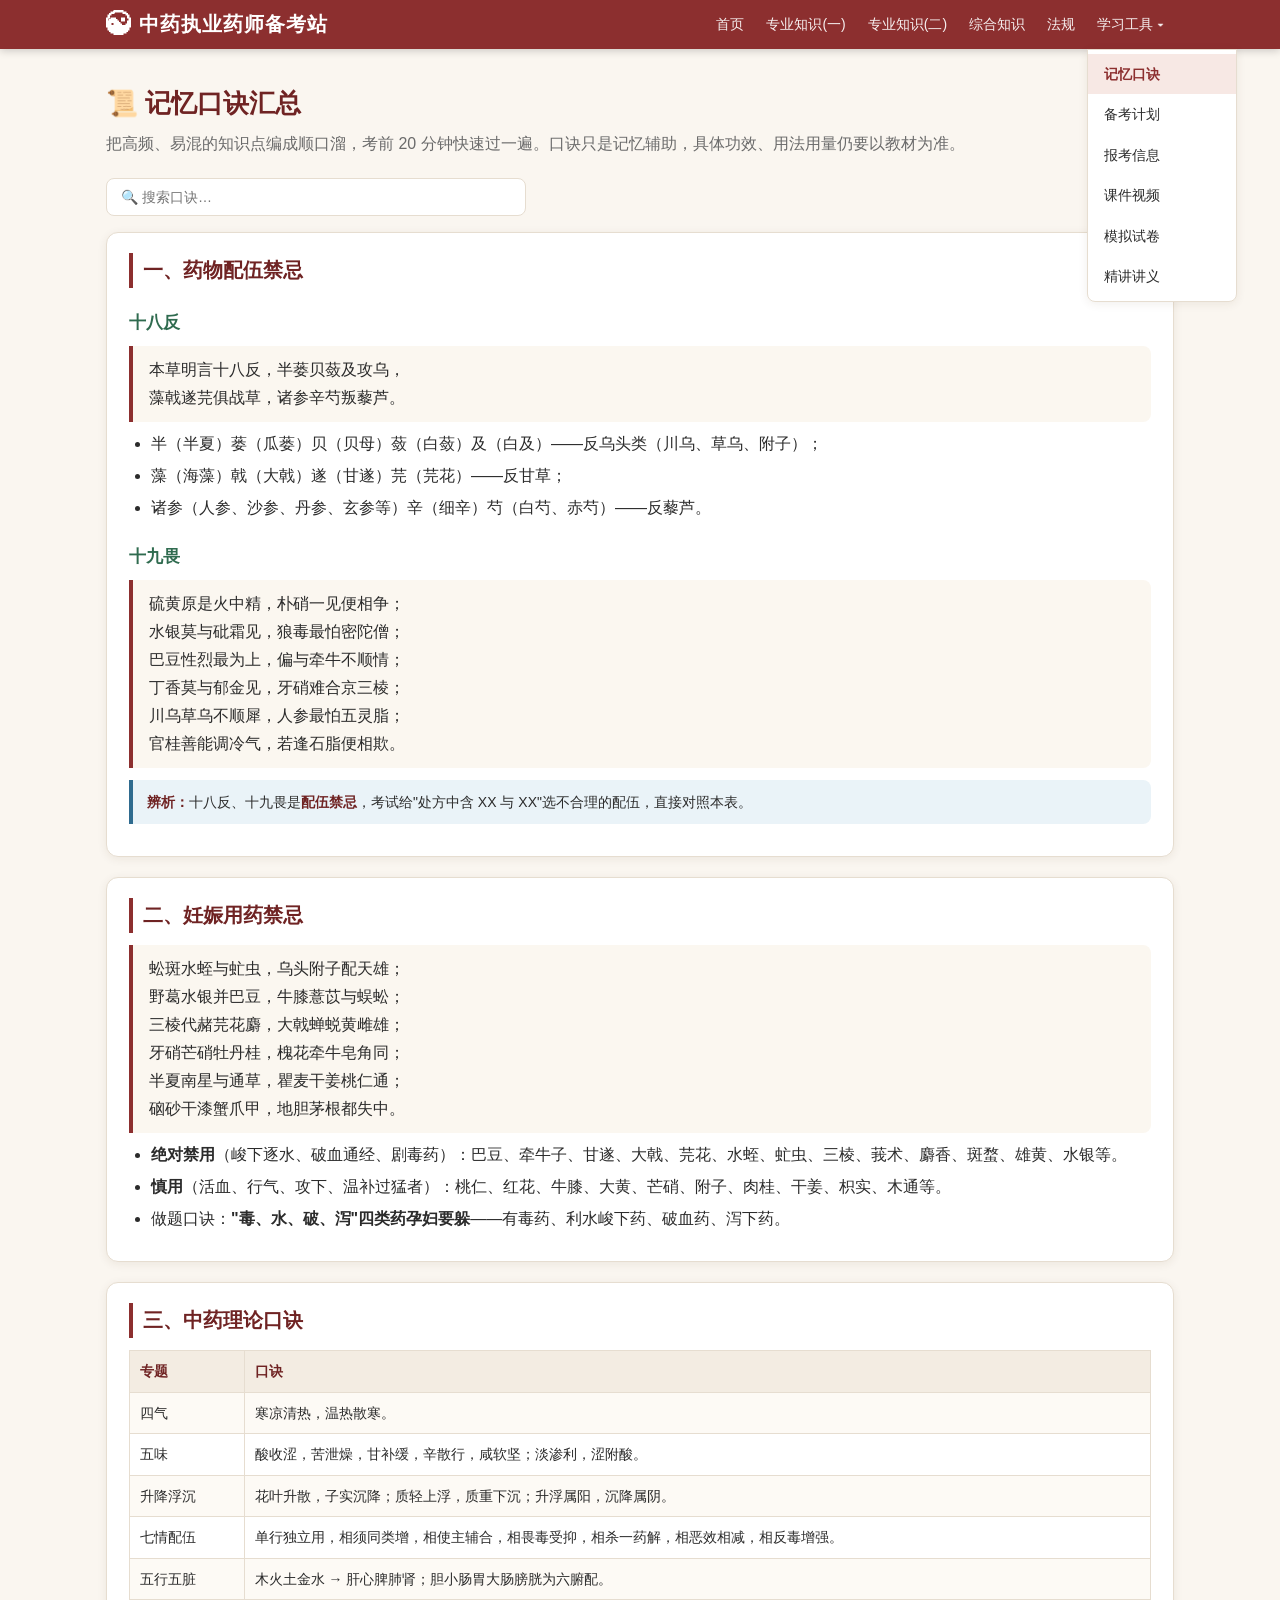
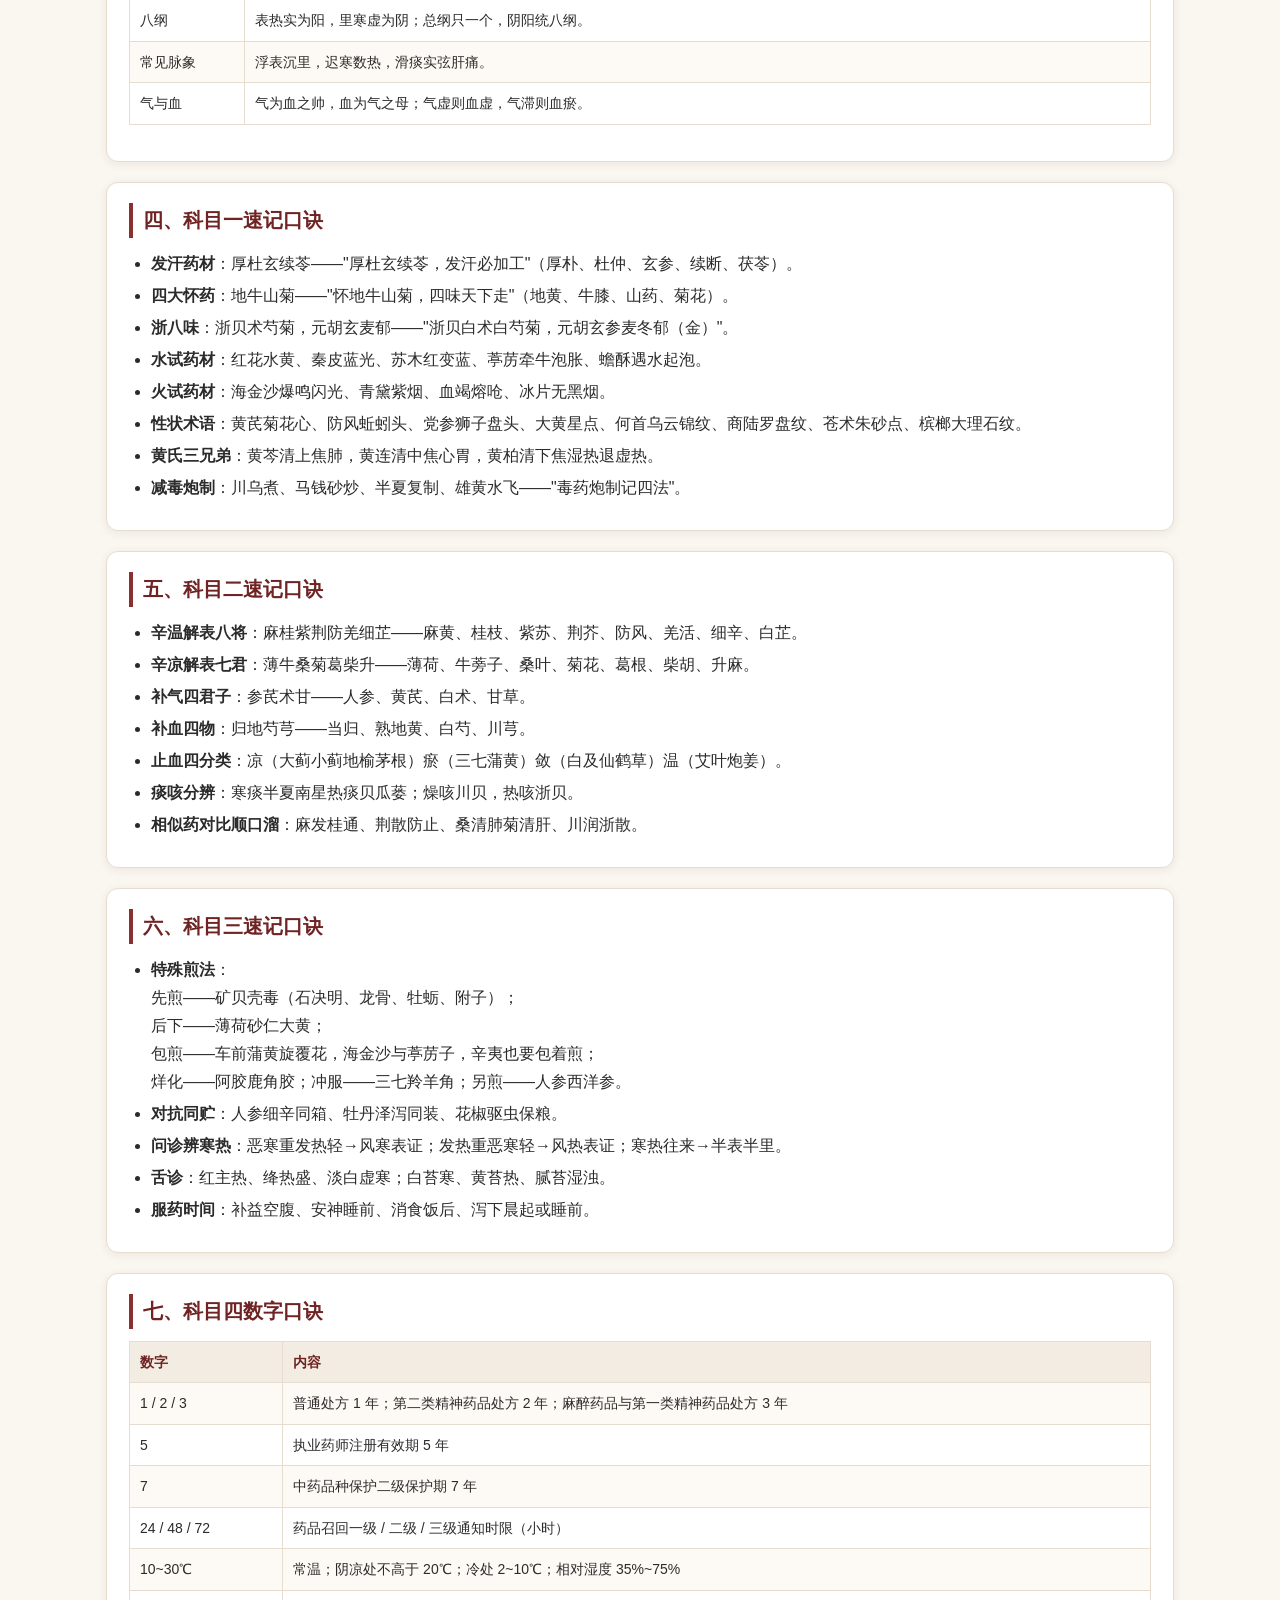
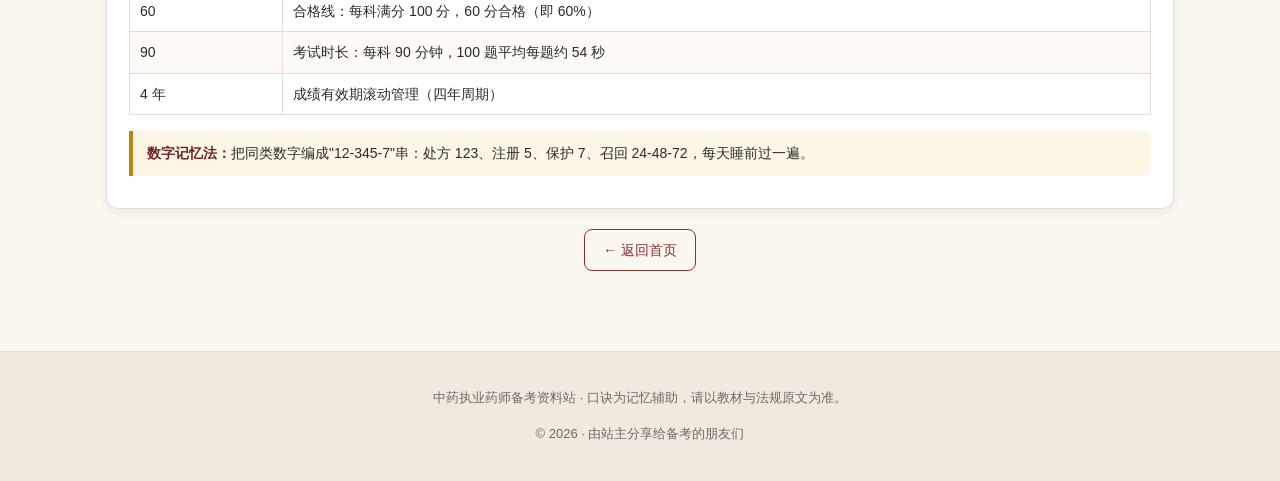
<file: tools/koujue.html>
<!DOCTYPE html>
<html lang="zh-CN">
<head>
  <meta charset="UTF-8">
  <meta name="viewport" content="width=device-width, initial-scale=1.0">
  <title>记忆口诀汇总｜中药执业药师备考站</title>
  <link rel="stylesheet" href="../css/style.css">
</head>
<body data-page="koujue">
  <header class="site-header">
    <div class="header-inner">
      <div class="brand"><a href="../index.html"><span class="logo">☯</span> 中药执业药师备考站</a></div>
      <nav class="site-nav">
        <ul>
          <li><a href="../index.html">首页</a></li>
          <li><a href="../subjects/z1.html">专业知识(一)</a></li>
          <li><a href="../subjects/z2.html">专业知识(二)</a></li>
          <li><a href="../subjects/zh.html">综合知识</a></li>
          <li><a href="../subjects/fl.html">法规</a></li>
          <li class="dropdown">
            <a href="#" class="drop-toggle">学习工具 ▾</a>
            <ul class="drop-menu">
              <li><a href="koujue.html">记忆口诀</a></li>
              <li><a href="plan.html">备考计划</a></li>
              <li><a href="info.html">报考信息</a></li>
              <li><a href="videos.html">课件视频</a></li>
              <li><a href="mock.html">模拟试卷</a></li>
              <li><a href="jingjiang.html">精讲讲义</a></li>
            </ul>
          </li>
        </ul>
      </nav>
    </div>
  </header>

  <main class="wrap">
    <h1 class="page-title">📜 记忆口诀汇总</h1>
    <p class="page-sub">把高频、易混的知识点编成顺口溜，考前 20 分钟快速过一遍。口诀只是记忆辅助，具体功效、用法用量仍要以教材为准。</p>

    <input type="search" id="siteSearch" class="search-box" placeholder="🔍 搜索口诀…">

    <div class="card" data-search>
      <h2>一、药物配伍禁忌</h2>
      <h3>十八反</h3>
      <blockquote style="margin:8px 0 4px; padding:10px 16px; background:#fbf7f0; border-left:4px solid var(--brand); border-radius:0 8px 8px 0;">
        本草明言十八反，半蒌贝蔹及攻乌，<br>
        藻戟遂芫俱战草，诸参辛芍叛藜芦。
      </blockquote>
      <ul class="tight">
        <li>半（半夏）蒌（瓜蒌）贝（贝母）蔹（白蔹）及（白及）——反乌头类（川乌、草乌、附子）；</li>
        <li>藻（海藻）戟（大戟）遂（甘遂）芫（芫花）——反甘草；</li>
        <li>诸参（人参、沙参、丹参、玄参等）辛（细辛）芍（白芍、赤芍）——反藜芦。</li>
      </ul>
      <h3>十九畏</h3>
      <blockquote style="margin:8px 0 4px; padding:10px 16px; background:#fbf7f0; border-left:4px solid var(--brand); border-radius:0 8px 8px 0;">
        硫黄原是火中精，朴硝一见便相争；<br>
        水银莫与砒霜见，狼毒最怕密陀僧；<br>
        巴豆性烈最为上，偏与牵牛不顺情；<br>
        丁香莫与郁金见，牙硝难合京三棱；<br>
        川乌草乌不顺犀，人参最怕五灵脂；<br>
        官桂善能调冷气，若逢石脂便相欺。
      </blockquote>
      <div class="tip tip-info"><strong>辨析：</strong>十八反、十九畏是<strong>配伍禁忌</strong>，考试给"处方中含 XX 与 XX"选不合理的配伍，直接对照本表。</div>
    </div>

    <div class="card" data-search>
      <h2>二、妊娠用药禁忌</h2>
      <blockquote style="margin:8px 0 4px; padding:10px 16px; background:#fbf7f0; border-left:4px solid var(--brand); border-radius:0 8px 8px 0;">
        蚣斑水蛭与虻虫，乌头附子配天雄；<br>
        野葛水银并巴豆，牛膝薏苡与蜈蚣；<br>
        三棱代赭芫花麝，大戟蝉蜕黄雌雄；<br>
        牙硝芒硝牡丹桂，槐花牵牛皂角同；<br>
        半夏南星与通草，瞿麦干姜桃仁通；<br>
        硇砂干漆蟹爪甲，地胆茅根都失中。
      </blockquote>
      <ul class="tight">
        <li><strong>绝对禁用</strong>（峻下逐水、破血通经、剧毒药）：巴豆、牵牛子、甘遂、大戟、芫花、水蛭、虻虫、三棱、莪术、麝香、斑蝥、雄黄、水银等。</li>
        <li><strong>慎用</strong>（活血、行气、攻下、温补过猛者）：桃仁、红花、牛膝、大黄、芒硝、附子、肉桂、干姜、枳实、木通等。</li>
        <li>做题口诀：<strong>"毒、水、破、泻"四类药孕妇要躲</strong>——有毒药、利水峻下药、破血药、泻下药。</li>
      </ul>
    </div>

    <div class="card" data-search>
      <h2>三、中药理论口诀</h2>
      <table>
        <tr><th>专题</th><th>口诀</th></tr>
        <tr><td>四气</td><td>寒凉清热，温热散寒。</td></tr>
        <tr><td>五味</td><td>酸收涩，苦泄燥，甘补缓，辛散行，咸软坚；淡渗利，涩附酸。</td></tr>
        <tr><td>升降浮沉</td><td>花叶升散，子实沉降；质轻上浮，质重下沉；升浮属阳，沉降属阴。</td></tr>
        <tr><td>七情配伍</td><td>单行独立用，相须同类增，相使主辅合，相畏毒受抑，相杀一药解，相恶效相减，相反毒增强。</td></tr>
        <tr><td>五行五脏</td><td>木火土金水 → 肝心脾肺肾；胆小肠胃大肠膀胱为六腑配。</td></tr>
        <tr><td>八纲</td><td>表热实为阳，里寒虚为阴；总纲只一个，阴阳统八纲。</td></tr>
        <tr><td>常见脉象</td><td>浮表沉里，迟寒数热，滑痰实弦肝痛。</td></tr>
        <tr><td>气与血</td><td>气为血之帅，血为气之母；气虚则血虚，气滞则血瘀。</td></tr>
      </table>
    </div>

    <div class="card" data-search>
      <h2>四、科目一速记口诀</h2>
      <ul class="tight">
        <li><strong>发汗药材</strong>：厚杜玄续苓——"厚杜玄续苓，发汗必加工"（厚朴、杜仲、玄参、续断、茯苓）。</li>
        <li><strong>四大怀药</strong>：地牛山菊——"怀地牛山菊，四味天下走"（地黄、牛膝、山药、菊花）。</li>
        <li><strong>浙八味</strong>：浙贝术芍菊，元胡玄麦郁——"浙贝白术白芍菊，元胡玄参麦冬郁（金）"。</li>
        <li><strong>水试药材</strong>：红花水黄、秦皮蓝光、苏木红变蓝、葶苈牵牛泡胀、蟾酥遇水起泡。</li>
        <li><strong>火试药材</strong>：海金沙爆鸣闪光、青黛紫烟、血竭熔呛、冰片无黑烟。</li>
        <li><strong>性状术语</strong>：黄芪菊花心、防风蚯蚓头、党参狮子盘头、大黄星点、何首乌云锦纹、商陆罗盘纹、苍术朱砂点、槟榔大理石纹。</li>
        <li><strong>黄氏三兄弟</strong>：黄芩清上焦肺，黄连清中焦心胃，黄柏清下焦湿热退虚热。</li>
        <li><strong>减毒炮制</strong>：川乌煮、马钱砂炒、半夏复制、雄黄水飞——"毒药炮制记四法"。</li>
      </ul>
    </div>

    <div class="card" data-search>
      <h2>五、科目二速记口诀</h2>
      <ul class="tight">
        <li><strong>辛温解表八将</strong>：麻桂紫荆防羌细芷——麻黄、桂枝、紫苏、荆芥、防风、羌活、细辛、白芷。</li>
        <li><strong>辛凉解表七君</strong>：薄牛桑菊葛柴升——薄荷、牛蒡子、桑叶、菊花、葛根、柴胡、升麻。</li>
        <li><strong>补气四君子</strong>：参芪术甘——人参、黄芪、白术、甘草。</li>
        <li><strong>补血四物</strong>：归地芍芎——当归、熟地黄、白芍、川芎。</li>
        <li><strong>止血四分类</strong>：凉（大蓟小蓟地榆茅根）瘀（三七蒲黄）敛（白及仙鹤草）温（艾叶炮姜）。</li>
        <li><strong>痰咳分辨</strong>：寒痰半夏南星热痰贝瓜蒌；燥咳川贝，热咳浙贝。</li>
        <li><strong>相似药对比顺口溜</strong>：麻发桂通、荆散防止、桑清肺菊清肝、川润浙散。</li>
      </ul>
    </div>

    <div class="card" data-search>
      <h2>六、科目三速记口诀</h2>
      <ul class="tight">
        <li><strong>特殊煎法</strong>：<br>
          先煎——矿贝壳毒（石决明、龙骨、牡蛎、附子）；<br>
          后下——薄荷砂仁大黄；<br>
          包煎——车前蒲黄旋覆花，海金沙与葶苈子，辛夷也要包着煎；<br>
          烊化——阿胶鹿角胶；冲服——三七羚羊角；另煎——人参西洋参。</li>
        <li><strong>对抗同贮</strong>：人参细辛同箱、牡丹泽泻同装、花椒驱虫保粮。</li>
        <li><strong>问诊辨寒热</strong>：恶寒重发热轻→风寒表证；发热重恶寒轻→风热表证；寒热往来→半表半里。</li>
        <li><strong>舌诊</strong>：红主热、绛热盛、淡白虚寒；白苔寒、黄苔热、腻苔湿浊。</li>
        <li><strong>服药时间</strong>：补益空腹、安神睡前、消食饭后、泻下晨起或睡前。</li>
      </ul>
    </div>

    <div class="card" data-search>
      <h2>七、科目四数字口诀</h2>
      <table>
        <tr><th>数字</th><th>内容</th></tr>
        <tr><td>1 / 2 / 3</td><td>普通处方 1 年；第二类精神药品处方 2 年；麻醉药品与第一类精神药品处方 3 年</td></tr>
        <tr><td>5</td><td>执业药师注册有效期 5 年</td></tr>
        <tr><td>7</td><td>中药品种保护二级保护期 7 年</td></tr>
        <tr><td>24 / 48 / 72</td><td>药品召回一级 / 二级 / 三级通知时限（小时）</td></tr>
        <tr><td>10~30℃</td><td>常温；阴凉处不高于 20℃；冷处 2~10℃；相对湿度 35%~75%</td></tr>
        <tr><td>60</td><td>合格线：每科满分 100 分，60 分合格（即 60%）</td></tr>
        <tr><td>90</td><td>考试时长：每科 90 分钟，100 题平均每题约 54 秒</td></tr>
        <tr><td>4 年</td><td>成绩有效期滚动管理（四年周期）</td></tr>
      </table>
      <div class="tip"><strong>数字记忆法：</strong>把同类数字编成"12-345-7"串：处方 123、注册 5、保护 7、召回 24-48-72，每天睡前过一遍。</div>
    </div>

    <p class="center no-print"><a class="btn btn-outline" href="../index.html">← 返回首页</a></p>
  </main>

  <footer class="footer">
    <p>中药执业药师备考资料站 · 口诀为记忆辅助，请以教材与法规原文为准。</p>
    <p>© <span data-year>2026</span> · 由站主分享给备考的朋友们</p>
  </footer>

  <script src="../js/main.js"></script>
</body>
</html>
</file>
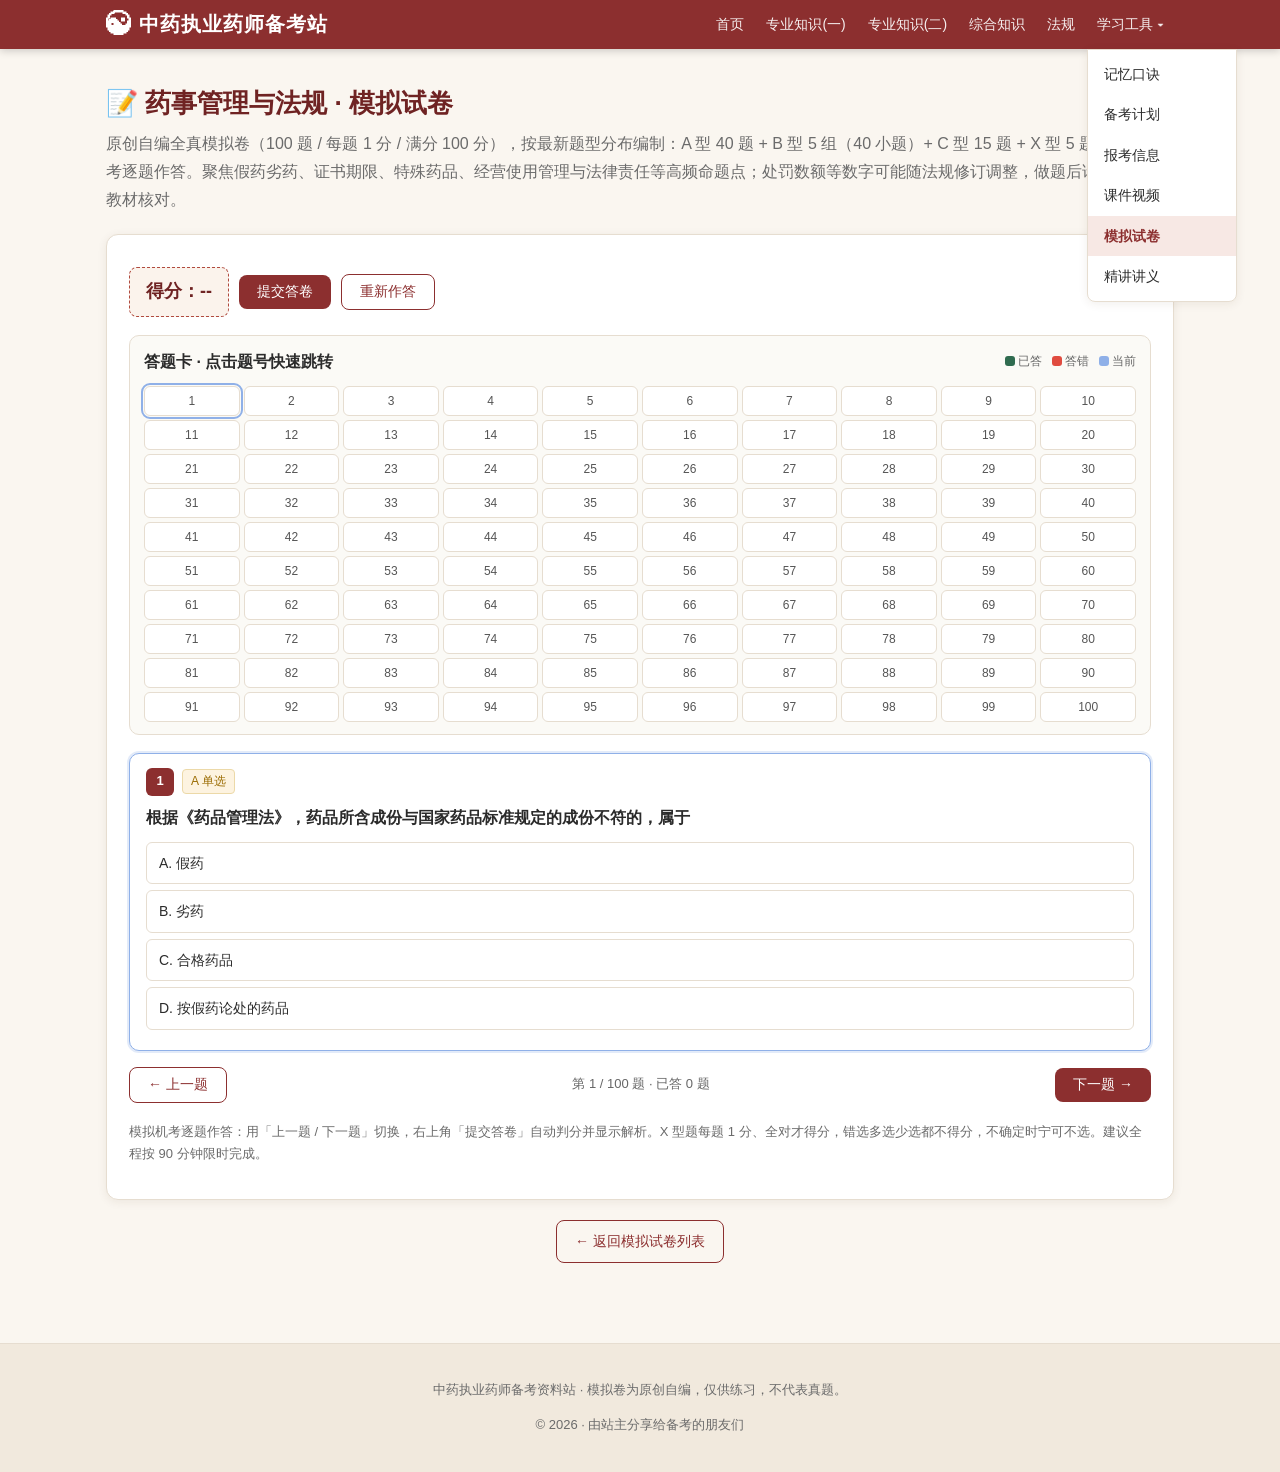
<file: tools/mock-fagui.html>
<!DOCTYPE html>
<html lang="zh-CN">
<head>
  <meta charset="UTF-8">
  <meta name="viewport" content="width=device-width, initial-scale=1.0">
  <title>法规模拟卷｜中药执业药师备考站</title>
  <link rel="stylesheet" href="../css/style.css">
</head>
<body data-page="mock-fagui">
  <header class="site-header">
    <div class="header-inner">
      <div class="brand"><a href="../index.html"><span class="logo">☯</span> 中药执业药师备考站</a></div>
      <nav class="site-nav">
        <ul>
          <li><a href="../index.html">首页</a></li>
          <li><a href="../subjects/z1.html">专业知识(一)</a></li>
          <li><a href="../subjects/z2.html">专业知识(二)</a></li>
          <li><a href="../subjects/zh.html">综合知识</a></li>
          <li><a href="../subjects/fl.html">法规</a></li>
          <li class="dropdown">
            <a href="#" class="drop-toggle">学习工具 ▾</a>
            <ul class="drop-menu">
              <li><a href="koujue.html">记忆口诀</a></li>
              <li><a href="plan.html">备考计划</a></li>
              <li><a href="info.html">报考信息</a></li>
              <li><a href="videos.html">课件视频</a></li>
              <li><a href="mock.html" data-group="mock">模拟试卷</a></li>
              <li><a href="jingjiang.html">精讲讲义</a></li>
            </ul>
          </li>
        </ul>
      </nav>
    </div>
  </header>

  <main class="wrap">
    <h1 class="page-title">📝 药事管理与法规 · 模拟试卷</h1>
    <p class="page-sub">原创自编全真模拟卷（100 题 / 每题 1 分 / 满分 100 分），按最新题型分布编制：A 型 40 题 + B 型 5 组（40 小题）+ C 型 15 题 + X 型 5 题，模拟机考逐题作答。聚焦假药劣药、证书期限、特殊药品、经营使用管理与法律责任等高频命题点；处罚数额等数字可能随法规修订调整，做题后请对照最新教材核对。</p>

    <div class="card">
      <div class="quiz-toolbar">
        <span class="quiz-score" id="quizScore">得分：--</span>
        <button class="btn" id="quizSubmit">提交答卷</button>
        <button class="btn btn-outline" id="quizReset" disabled>重新作答</button>
      </div>
      <div id="quizRoot"></div>
      <p class="muted">模拟机考逐题作答：用「上一题 / 下一题」切换，右上角「提交答卷」自动判分并显示解析。X 型题每题 1 分、全对才得分，错选多选少选都不得分，不确定时宁可不选。建议全程按 90 分钟限时完成。</p>
    </div>

    <p class="center no-print"><a class="btn btn-outline" href="mock.html">← 返回模拟试卷列表</a></p>
  </main>

  <footer class="footer">
    <p>中药执业药师备考资料站 · 模拟卷为原创自编，仅供练习，不代表真题。</p>
    <p>© <span data-year>2026</span> · 由站主分享给备考的朋友们</p>
  </footer>

  <script>
    window.MOCK_DATA = [
      {"type": "A", "q": "根据《药品管理法》，药品所含成份与国家药品标准规定的成份不符的，属于", "opts": ["假药", "劣药", "合格药品", "按假药论处的药品"], "answer": [0], "explain": "成份不符、以非药品冒充、变质、适应症超出规定范围，均直接定性为假药（2019 版《药品管理法》）。"},
      {"type": "A", "q": "下列情形中属于「假药」的是", "opts": ["超过有效期的药品", "被污染的药品", "变质的药品", "未注明产品批号的药品"], "answer": [2], "explain": "变质药品属假药；过期、被污染、未注明批号均属劣药。"},
      {"type": "A", "q": "超过有效期的药品，按《药品管理法》属于", "opts": ["假药", "劣药", "合格药品", "特殊药品"], "answer": [1], "explain": "超过有效期属于劣药情形；变质才属假药。"},
      {"type": "A", "q": "擅自添加防腐剂、辅料的药品，属于", "opts": ["假药", "劣药", "处方药", "非处方药"], "answer": [1], "explain": "擅自添加防腐剂、辅料属于劣药情形。"},
      {"type": "A", "q": "《药品经营质量管理规范》的规范简称是", "opts": ["GMP", "GSP", "GLP", "GCP"], "answer": [1], "explain": "GMP 生产、GSP 经营、GLP 非临床研究、GCP 临床试验。"},
      {"type": "A", "q": "执业药师注册证书的有效期为", "opts": ["2 年", "3 年", "5 年", "长期有效"], "answer": [2], "explain": "执业药师注册有效期 5 年，期满前可申请延续注册。"},
      {"type": "A", "q": "普通处方的保存期限为", "opts": ["6 个月", "1 年", "2 年", "3 年"], "answer": [1], "explain": "普通处方保存 1 年；第二类精神药品处方 2 年；麻醉药品和第一类精神药品处方 3 年。"},
      {"type": "A", "q": "麻醉药品和第一类精神药品处方的保存期限为", "opts": ["1 年", "2 年", "3 年", "5 年"], "answer": [2], "explain": "麻醉药品和第一类精神药品处方保存 3 年备查。"},
      {"type": "A", "q": "对使用该药品可能引起严重健康危害的药品，实施一级召回的，通知到有关药品经营企业、使用单位的时限是", "opts": ["24 小时内", "48 小时内", "72 小时内", "1 周内"], "answer": [0], "explain": "一级召回 24 小时、二级 48 小时、三级 72 小时。"},
      {"type": "A", "q": "中药品种保护中，二级保护品种的保护期限为", "opts": ["5 年", "7 年", "10 年", "20 年"], "answer": [1], "explain": "一级保护 30/20/10 年，二级保护 7 年。"},
      {"type": "A", "q": "甲类非处方药的 OTC 标识颜色为", "opts": ["绿色", "红色", "蓝色", "黄色"], "answer": [1], "explain": "甲类 OTC 红色标识、乙类 OTC 绿色标识，绿色更安全。"},
      {"type": "A", "q": "下列不属于国家基本药物遴选原则的是", "opts": ["防治必需", "安全有效", "价格合理、使用方便", "独家生产、进口优先"], "answer": [3], "explain": "基本药物遴选原则：防治必需、安全有效、价格合理、使用方便、中西药并重、基本保障、临床首选和基层能配备。"},
      {"type": "A", "q": "关于处方药广告，下列说法正确的是", "opts": ["可以在大众传播媒介发布", "只能在指定的医学、药学专业刊物上发布", "可以夸大宣传疗效", "可以由患者自行决定购买"], "answer": [1], "explain": "处方药只能在国家指定的医学、药学专业刊物上作广告，不得在大众传播媒介发布。"},
      {"type": "A", "q": "药品批准文号「国药准字 H + 8 位数字」中，H 代表", "opts": ["中药", "化学药品", "生物制品", "保健药品"], "answer": [1], "explain": "H 化学药、Z 中药、S 生物制品、B 保健药品等。"},
      {"type": "A", "q": "药品储存要求中，「阴凉处」是指", "opts": ["不超过 10℃", "不超过 20℃", "2~10℃", "10~30℃"], "answer": [1], "explain": "阴凉处不高于 20℃；冷处 2~10℃；常温 10~30℃；凉暗处避光且不高于 20℃。"},
      {"type": "A", "q": "零售药店销售含麻黄碱类复方制剂（非处方药部分），一次销售不得超过", "opts": ["1 个最小包装", "2 个最小包装", "5 个最小包装", "10 个最小包装"], "answer": [1], "explain": "含麻黄碱类复方制剂一次销售不得超过 2 个最小包装；单位剂量麻黄碱类含量大于 30mg 的列入处方药管理。"},
      {"type": "A", "q": "根据《医疗用毒性药品管理办法》，调配毒性药品的处方保存备查期限为", "opts": ["1 年", "2 年", "3 年", "5 年"], "answer": [1], "explain": "毒性药品处方一次有效，取药后处方保存二年备查。"},
      {"type": "A", "q": "下列药品中，零售药店可以经营的是", "opts": ["麻醉药品", "第一类精神药品", "医疗用毒性药品", "普通处方药"], "answer": [3], "explain": "零售药店不得经营麻醉药品、第一类精神药品、放射性药品等特定品种；普通处方药凭处方销售。"},
      {"type": "A", "q": "临床试验中，以确证药物疗效与安全性的关键性试验是", "opts": ["I 期", "II 期", "III 期", "IV 期"], "answer": [2], "explain": "I 期初步药理学与人体安全性、II 期初步疗效、III 期确证疗效安全性、IV 期上市后监测。"},
      {"type": "A", "q": "药品批准文号的有效期一般为", "opts": ["2 年", "3 年", "5 年", "10 年"], "answer": [2], "explain": "药品批准文号有效期 5 年，期满前可申请再注册。"},
      {"type": "A", "q": "麻醉药品和第一类精神药品的生产经营特点是", "opts": ["定点生产、定点经营", "任何企业均可经营", "零售药店可零售", "无需许可证"], "answer": [0], "explain": "麻药与一精实行定点生产、定点经营；零售药店不得经营。"},
      {"type": "A", "q": "执业药师的主要职责不包括", "opts": ["处方审核与调配指导", "药品质量管理", "为患者提供用药咨询", "代替医师开具处方"], "answer": [3], "explain": "执业药师负责处方审核、调配、用药指导与药品质量管理，不得代替医师处方。"},
      {"type": "A", "q": "处方药与非处方药分类管理中，乙类非处方药的特点是", "opts": ["安全性更高，可在经批准的商业企业销售", "必须凭处方购买", "只能在医院购买", "不得零售"], "answer": [0], "explain": "乙类 OTC 安全性更高，可在经批准的超市等商业企业销售。"},
      {"type": "A", "q": "医疗机构配制制剂，必须取得", "opts": ["《药品经营许可证》", "制剂批准文号", "《药品生产许可证》", "《医疗机构执业许可证》即可"], "answer": [1], "explain": "医疗机构制剂须取得制剂批准文号，只能本院使用，不得上市销售。"},
      {"type": "A", "q": "药品不良反应监测遵循的原则是", "opts": ["可疑即报", "确诊才报", "严重才报", "医院统一报"], "answer": [0], "explain": "不良反应监测遵循「可疑即报」原则，按规定时限报告。"},
      {"type": "A", "q": "疫苗储存运输的冷链管理要求，温度异常时正确的处理是", "opts": ["立即报告并按规定处置", "继续使用", "自行调整温度", "不作处理"], "answer": [0], "explain": "疫苗冷链温度异常应报告并按制度处置，不得使用状态不明疫苗。"},
      {"type": "A", "q": "药品追溯制度要求", "opts": ["实现药品来源可查、去向可追", "仅生产企业记录", "仅药店记录", "自愿实施"], "answer": [0], "explain": "药品追溯制度实现来源可查、去向可追、责任可究，全链条实施。"},
      {"type": "A", "q": "关于药品网络销售，下列说法正确的是", "opts": ["麻醉药品可以网络销售", "麻精毒放等特殊药品列入网络禁售清单", "处方药网售无需处方", "第三方平台无需备案"], "answer": [1], "explain": "麻精毒放等特殊管理药品不得网络销售；处方药网售须凭处方；第三方平台须备案。"},
      {"type": "A", "q": "仿制药质量和疗效与原研药一致的评估制度是", "opts": ["一致性评价", "GSP 认证", "药品再注册", "飞行检查"], "answer": [0], "explain": "仿制药一致性评价评估仿制药与原研药质量和疗效一致。"},
      {"type": "A", "q": "药品上市许可持有人（MAH）制度中，对药品安全负总责的是", "opts": ["药品上市许可持有人", "生产企业", "经营企业", "医疗机构"], "answer": [0], "explain": "药品上市许可持有人对药品研制、生产、经营、使用全过程中药品的安全性、有效性、质量可控性负责。"},
      {"type": "A", "q": "药品广告批准文号由哪个部门核发", "opts": ["省级药品监督管理部门", "国家药品监督管理局", "省级卫生健康部门", "市场监管总局"], "answer": [0], "explain": "药品广告须经省级药品监督管理部门审查批准。"},
      {"type": "A", "q": "根据《药品管理法》，生产、销售假药的罚款幅度为", "opts": ["货值金额十五倍以上三十倍以下", "货值金额十倍以上二十倍以下", "1 万元以上 5 万元以下", "货值金额五倍以上十倍以下"], "answer": [0], "explain": "生产销售假药：没收+货值金额十五倍以上三十倍以下罚款；劣药为十倍以上二十倍以下。"},
      {"type": "A", "q": "药品标签和说明书的编制依据是", "opts": ["国家药品标准", "企业宣传资料", "药品广告", "网络信息"], "answer": [0], "explain": "药品标签、说明书以国家药品标准为准，内容必须真实、准确、完整。"},
      {"type": "A", "q": "药品零售企业应当在醒目位置公示的内容是", "opts": ["《药品经营许可证》、执业药师注册证等", "企业盈利报表", "药品进价", "员工工资"], "answer": [0], "explain": "零售企业应公示《药品经营许可证》、执业药师注册证等法定信息。"},
      {"type": "A", "q": "发现药品存在安全隐患需要召回时，召回的组织实施者是", "opts": ["药品上市许可持有人", "药品监督管理部门", "零售药店", "医疗机构"], "answer": [0], "explain": "药品召回由药品上市许可持有人（生产企业）组织实施，责令召回亦同。"},
      {"type": "A", "q": "执业药师「挂证」的后果不包括", "opts": ["责令改正、警告、罚款", "撤销注册证", "纳入不良信用记录", "自动获得处方权"], "answer": [3], "explain": "挂证将责令改正、警告、罚款直至撤销注册证并纳入不良记录，与处方权无关。"},
      {"type": "A", "q": "下列哪类药品不得在大众传播媒介发布广告", "opts": ["处方药", "乙类非处方药", "甲类非处方药", "维生素类"], "answer": [0], "explain": "处方药只能在指定的医学、药学专业刊物上发布广告。"},
      {"type": "A", "q": "药品经营企业采购药品应当", "opts": ["建立并执行进货检查验收制度", "只看价格", "无需记录", "委托患者采购"], "answer": [0], "explain": "GSP 要求采购药品建立并执行进货检查验收制度，记录完整可追溯。"},
      {"type": "A", "q": "国家药品标准的主要形式是", "opts": ["《中华人民共和国药典》等", "企业标准", "地方标准", "行业惯例"], "answer": [0], "explain": "国家药品标准以《中国药典》等法定标准为基本形式。"},
      {"type": "A", "q": "药品生产企业在生产药品过程中，必须遵守的规范是", "opts": ["GMP", "GSP", "GCP", "GAP"], "answer": [0], "explain": "药品生产遵守 GMP，经营遵守 GSP，临床试验遵守 GCP。"},
      {"type": "B", "stem": "【共用选项】将下列药品与其管理类别对应", "opts": ["麻醉药品", "第一类精神药品", "医疗用毒性药品", "放射性药品", "含特殊药品复方制剂"], "pairs": ["吗啡", "哌甲酯", "洋金花", "碘[131I]化钠", "含麻黄碱复方制剂", "芬太尼", "三唑仑", "雄黄"], "answer": [0, 1, 2, 3, 4, 0, 1, 2], "explain": "吗啡、芬太尼为麻醉药品；哌甲酯、三唑仑为一类精神药品；洋金花、雄黄为医疗用毒性中药；放射性药品按国家规定专管；含麻复方制剂设专柜限量销售。"},
      {"type": "B", "stem": "【共用选项】将下列处方与其保存期限对应（选项可重复选用）", "opts": ["1 年", "2 年", "3 年", "5 年", "7 年"], "pairs": ["普通处方", "第二类精神药品处方", "麻醉药品和第一类精神药品处方", "医疗用毒性药品处方", "医疗机构制剂批准文件", "儿科普通处方", "急诊处方", "戒毒治疗处方"], "answer": [0, 1, 2, 1, 3, 0, 0, 2], "explain": "普通处方（含儿科、急诊）1 年；二精处方 2 年；麻药与一精处方 3 年；毒性药品处方保存二年备查；医疗机构制剂批准文件按医疗机构规定保存（常考 5 年）。"},
      {"type": "B", "stem": "【共用选项】将下列证书/文号与其有效期对应", "opts": ["2 年", "5 年", "7 年", "10 年", "长期有效"], "pairs": ["执业药师注册证", "《药品经营许可证》", "《药品生产许可证》", "中药二级保护品种", "药品批准文号", "《医疗机构制剂许可证》", "《药品进口注册证》", "中药一级保护品种"], "answer": [1, 1, 1, 2, 1, 1, 1, 3], "explain": "注册证、生产/经营/制剂许可证、批准文号及进口注册证有效期均为 5 年；中药二级保护 7 年、一级保护 30/20/10 年。"},
      {"type": "B", "stem": "【共用选项】将下列行为与法律责任对应（2019 版《药品管理法》）", "opts": ["没收+货值金额 15~30 倍罚款", "没收+货值金额 10~20 倍罚款", "责令改正、警告、罚款", "吊销许可证并移送司法", "免于处罚"], "pairs": ["生产销售假药", "生产销售劣药", "执业药师挂证", "情节严重构成犯罪的假药案", "依法主动召回问题药品", "无证生产药品", "未执行 GSP 逾期不改", "虚假药品广告"], "answer": [0, 1, 2, 3, 4, 0, 2, 2], "explain": "假药罚款 15~30 倍、劣药 10~20 倍；无证生产同假药幅度；挂证、广告违规、未执行 GSP 逾期不改属责令改正、警告、罚款层级；构成犯罪的吊销+移送司法；依法主动召回属履行义务。"},
      {"type": "B", "stem": "【共用选项】将下列情形与药品类别对应", "opts": ["假药", "劣药", "处方药", "乙类非处方药", "麻醉药品"], "pairs": ["所含成份与国家标准不符", "超过有效期", "必须凭处方购买", "可在经批准的商业企业销售", "零售药店不得经营", "变质的药品", "擅自添加防腐剂", "适应症超出规定范围"], "answer": [0, 1, 2, 3, 4, 0, 1, 0], "explain": "假药：成份不符、以非药品冒充、变质、适应症超出范围；劣药：超过有效期、擅自添加防腐剂辅料等；乙类 OTC 可在商业企业销售；麻药零售药店不得经营。"},
      {"type": "C", "q": "【情景】某零售药店未配备执业药师在岗，向顾客销售甲类非处方药，并自行拆零销售处方药。该药店的行为", "opts": ["完全合法", "仅销售甲类非处方药违规", "仅销售处方药违规", "销售甲类非处方药与处方药均违规"], "answer": [3], "explain": "销售甲类非处方药须有药师在岗指导；处方药必须凭处方销售且不得未经许可拆零销售。"},
      {"type": "C", "q": "【接上题】依据《药品管理法》及有关规定，对上述违法行为正确的处理是", "opts": ["只需警告", "责令改正、没收违法所得并处罚款，情节严重的吊销许可证", "追究刑事责任", "不予处理"], "answer": [1], "explain": "违规销售药品、违反 GSP 的，责令改正、给予警告、罚款，情节严重的吊销许可证。"},
      {"type": "C", "q": "【情景】某药店销售的药品经抽检被认定：所含成份与国家药品标准规定的成份不符。该药品属于", "opts": ["假药", "劣药", "合格药品", "按劣药论处"], "answer": [0], "explain": "成份与国家药品标准规定不符的，直接定性为假药。"},
      {"type": "C", "q": "【接上题】该药店销售此药，货值金额 5 万元。依据《药品管理法》，正确的处罚是", "opts": ["处 5 万元以上 10 万元以下罚款", "没收违法药品和违法所得，并处货值金额十五倍以上三十倍以下罚款", "处 1 万元罚款", "仅没收药品"], "answer": [1], "explain": "生产销售假药：没收+货值金额十五倍以上三十倍以下罚款；货值金额不足十万元的按十万元计算。"},
      {"type": "C", "q": "【情景】某药企生产的一批药品使用后出现严重不良反应，经评估可能引起严重健康危害，企业决定召回。该召回属于", "opts": ["一级召回", "二级召回", "三级召回", "不构成召回"], "answer": [0], "explain": "使用该药品可能引起严重健康危害的为一级召回。"},
      {"type": "C", "q": "【接上题】对该企业召回工作的要求，正确的是", "opts": ["24 小时内通知到相关经营企业、使用单位", "72 小时内通知即可", "无需报告药品监督管理部门", "自行销毁即可无需记录"], "answer": [0], "explain": "一级召回应在 24 小时内通知相关单位，并向药品监督管理部门报告召回进展情况。"},
      {"type": "C", "q": "【情景】某药店销售处方药未凭处方，同时将含麻黄碱类复方制剂一次售给顾客 5 个最小包装。下列说法正确的是", "opts": ["两次行为均违规", "均合法", "仅未凭处方违规", "仅限购数量违规"], "answer": [0], "explain": "处方药必须凭处方销售；含麻黄碱类复方制剂一次销售不得超过 2 个最小包装。"},
      {"type": "C", "q": "【接上题】关于含麻黄碱类复方制剂的经营管理，正确的是", "opts": ["专柜销售、实名登记（按规定）", "可在任何场所销售", "无需记录", "可开架自选"], "answer": [0], "explain": "含麻黄碱类复方制剂应专柜销售并按规定登记，单位剂量麻黄碱含量超限的列入处方药管理。"},
      {"type": "C", "q": "【情景】某药品生产企业未按 GMP 组织生产，被责令限期改正，逾期不改正。依据《药品管理法》，正确的处理是", "opts": ["责令停产停业整顿并处罚款，情节严重的吊销许可证", "不作处理", "仅警告", "移交法院审理"], "answer": [0], "explain": "未按规定执行 GMP，先警告责令改正；逾期不改正责令停产停业整顿、罚款，情节严重吊销许可证。"},
      {"type": "C", "q": "【接上题】关于药品生产质量管理，下列说法正确的是", "opts": ["药品生产全过程应真实、可追溯", "生产记录可以事后补写", "原料药无需检验", "药品可先销售后检验"], "answer": [0], "explain": "GMP 要求生产全过程记录真实完整、可追溯，物料与成品必须检验合格方可放行销售。"},
      {"type": "C", "q": "【情景】某医疗机构药学部门调配处方时发现，处方中药味超过常用剂量但未注明理由，药师的处理正确的是", "opts": ["照方调配", "拒绝调配并联系处方医师确认或更正", "自行减量调配", "让患者找其他医生"], "answer": [1], "explain": "超剂量未注明理由属用药不适宜情形，应拒绝调配并联系处方医师确认。"},
      {"type": "C", "q": "【接上题】关于处方审核与调配，下列说法不正确的是", "opts": ["审核处方合法性、用药适宜性", "发现配伍禁忌应拒绝调配", "药师可自行更改处方药味", "发药时交代用法用量与注意事项"], "answer": [2], "explain": "药师不得擅自更改处方药味；发现用药不适宜应联系医师处理。"},
      {"type": "C", "q": "【情景】某企业取得药品广告批准文号后，在广告中宣传「根治糖尿病、无毒副作用」，并擅自在电视台大众频道播出。该广告", "opts": ["合法", "绝对化用语违规但可在电视台播出", "含有绝对化用语且在大众媒介发布均违规", "仅需罚款无需处理"], "answer": [2], "explain": "药品广告不得含绝对化用语（根治、无毒副作用等）；处方药不得在大众媒介发布，非处方药广告亦不得夸大疗效。"},
      {"type": "C", "q": "【接上题】对该违法广告的处理，正确的是", "opts": ["撤销广告批准文号，一年内不受理该品种广告审批，并处罚款", "不予处理", "仅提醒企业注意", "由电视台自行处理"], "answer": [0], "explain": "违反药品广告规定的，撤销广告批准文号，一年内不受理该品种广告审批，并依法处罚款。"},
      {"type": "C", "q": "【情景】某药店拟在店内销售二类医疗器械、保健食品和处方药。下列说法正确的是", "opts": ["医疗器械与保健食品须按核准范围经营，处方药须凭处方销售", "药店可自行经营任何医疗器械", "保健食品可按药品宣传疗效", "处方药可开架自选"], "answer": [0], "explain": "药店按《医疗器械经营许可证》核准范围经营二类器械；保健食品不得宣称疗效；处方药凭处方、不得开架自选。"},
      {"type": "X", "q": "依据《药品管理法》，下列情形中属于「假药」的是", "opts": ["所含成份与国家药品标准规定的成份不符", "以非药品冒充药品", "变质的药品", "所标明的适应症超出规定范围"], "answer": [0, 1, 2, 3], "explain": "假药四类：成份不符、以非药品冒充或以他种药品冒充、变质、适应症或功能主治超出规定范围。"},
      {"type": "X", "q": "关于药品召回，下列说法正确的有", "opts": ["一级召回：使用该药品可能引起严重健康危害", "二级召回：可能引起暂时的或者可逆的健康危害", "三级召回：一般不会引起健康危害，但由于其他原因需要收回", "责令召回也由生产企业组织实施"], "answer": [0, 1, 2, 3], "explain": "召回分级：一/二/三级分别对应严重、暂时可逆、一般危害；责令召回时生产企业仍为实施主体。"},
      {"type": "X", "q": "依据现行规定，下列药品不得在网络上销售", "opts": ["麻醉药品", "第一类精神药品", "医疗用毒性药品", "放射性药品"], "answer": [0, 1, 2, 3], "explain": "麻精毒放等特殊管理药品列入网络禁售清单；处方药网售须凭处方并按现行监管规定执行。"},
      {"type": "X", "q": "关于处方药与非处方药分类管理，下列说法正确的有", "opts": ["处方药必须凭执业医师处方销售", "甲类非处方药可在药店由药师指导下购买", "乙类非处方药可在经批准的超市等商业企业销售", "零售药店不得经营麻醉药品和第一类精神药品"], "answer": [0, 1, 2, 3], "explain": "处方药凭处方销售；甲类 OTC 需药师指导；乙类 OTC 可在批准的商业企业销售；麻药与一精零售药店不得经营。"},
      {"type": "X", "q": "关于药品经营质量管理规范（GSP），下列说法正确的有", "opts": ["药品与非药品应分区陈列", "处方药与非处方药分区陈列", "经营场所相对湿度一般要求 35%~75%", "采购药品应建立并执行进货检查验收制度"], "answer": [0, 1, 2, 3], "explain": "GSP 要求药品与非药品、处方药与非处方药分区（柜）陈列；温湿度按规范监测；采购验收记录完整可追溯。"}
    ];
  </script>
  <script src="../js/main.js"></script>
  <script src="../js/quiz.js"></script>
</body>
</html>
</file>
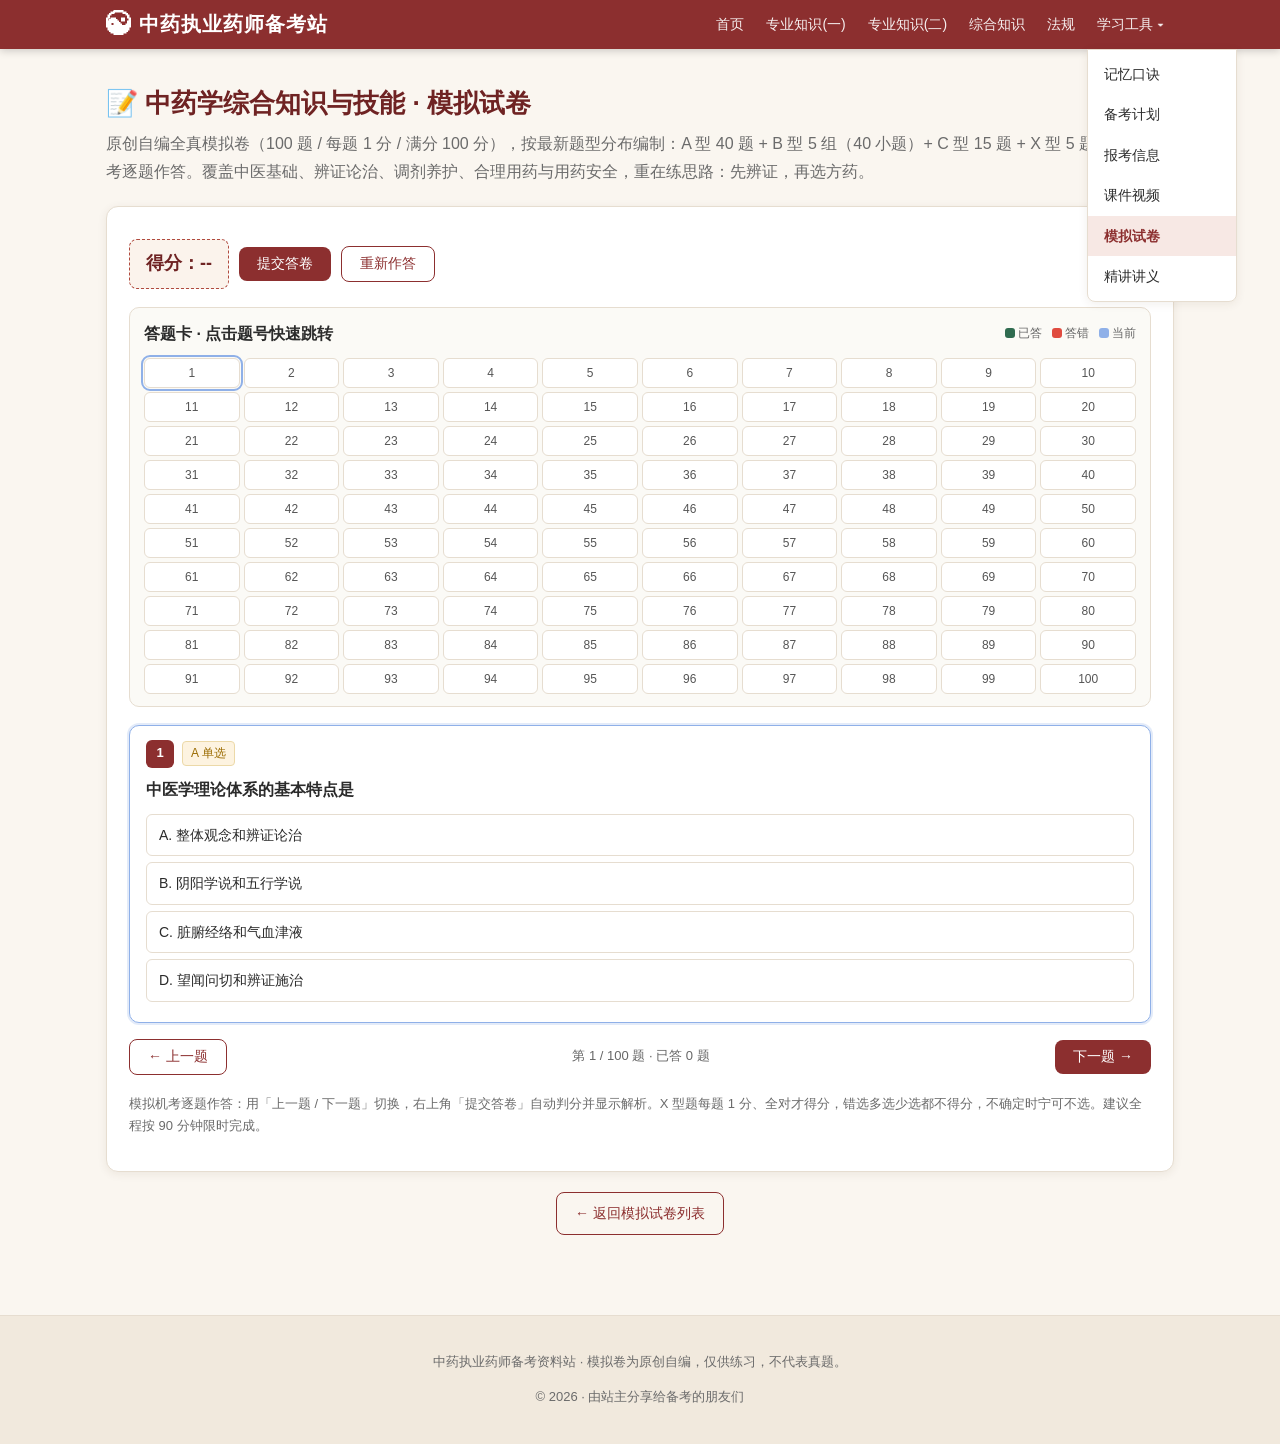
<file: tools/mock-zonghe.html>
<!DOCTYPE html>
<html lang="zh-CN">
<head>
  <meta charset="UTF-8">
  <meta name="viewport" content="width=device-width, initial-scale=1.0">
  <title>中药综合模拟卷｜中药执业药师备考站</title>
  <link rel="stylesheet" href="../css/style.css">
</head>
<body data-page="mock-zonghe">
  <header class="site-header">
    <div class="header-inner">
      <div class="brand"><a href="../index.html"><span class="logo">☯</span> 中药执业药师备考站</a></div>
      <nav class="site-nav">
        <ul>
          <li><a href="../index.html">首页</a></li>
          <li><a href="../subjects/z1.html">专业知识(一)</a></li>
          <li><a href="../subjects/z2.html">专业知识(二)</a></li>
          <li><a href="../subjects/zh.html">综合知识</a></li>
          <li><a href="../subjects/fl.html">法规</a></li>
          <li class="dropdown">
            <a href="#" class="drop-toggle">学习工具 ▾</a>
            <ul class="drop-menu">
              <li><a href="koujue.html">记忆口诀</a></li>
              <li><a href="plan.html">备考计划</a></li>
              <li><a href="info.html">报考信息</a></li>
              <li><a href="videos.html">课件视频</a></li>
              <li><a href="mock.html" data-group="mock">模拟试卷</a></li>
              <li><a href="jingjiang.html">精讲讲义</a></li>
            </ul>
          </li>
        </ul>
      </nav>
    </div>
  </header>

  <main class="wrap">
    <h1 class="page-title">📝 中药学综合知识与技能 · 模拟试卷</h1>
    <p class="page-sub">原创自编全真模拟卷（100 题 / 每题 1 分 / 满分 100 分），按最新题型分布编制：A 型 40 题 + B 型 5 组（40 小题）+ C 型 15 题 + X 型 5 题，模拟机考逐题作答。覆盖中医基础、辨证论治、调剂养护、合理用药与用药安全，重在练思路：先辨证，再选方药。</p>

    <div class="card">
      <div class="quiz-toolbar">
        <span class="quiz-score" id="quizScore">得分：--</span>
        <button class="btn" id="quizSubmit">提交答卷</button>
        <button class="btn btn-outline" id="quizReset" disabled>重新作答</button>
      </div>
      <div id="quizRoot"></div>
      <p class="muted">模拟机考逐题作答：用「上一题 / 下一题」切换，右上角「提交答卷」自动判分并显示解析。X 型题每题 1 分、全对才得分，错选多选少选都不得分，不确定时宁可不选。建议全程按 90 分钟限时完成。</p>
    </div>

    <p class="center no-print"><a class="btn btn-outline" href="mock.html">← 返回模拟试卷列表</a></p>
  </main>

  <footer class="footer">
    <p>中药执业药师备考资料站 · 模拟卷为原创自编，仅供练习，不代表真题。</p>
    <p>© <span data-year>2026</span> · 由站主分享给备考的朋友们</p>
  </footer>

  <script>
    window.MOCK_DATA = [
      {"type": "A", "q": "中医学理论体系的基本特点是", "opts": ["整体观念和辨证论治", "阴阳学说和五行学说", "脏腑经络和气血津液", "望闻问切和辨证施治"], "answer": [0], "explain": "中医学以整体观念为指导思想，以辨证论治为诊疗特点。"},
      {"type": "A", "q": "五行中具有「曲直」特性的是", "opts": ["木", "火", "土", "金"], "answer": [0], "explain": "木曰曲直、火曰炎上、土爰稼穑、金曰从革、水曰润下。"},
      {"type": "A", "q": "「阴平阳秘，精神乃治」说明阴阳之间的关系是", "opts": ["对立制约", "互根互用", "消长平衡", "相互转化"], "answer": [1], "explain": "阴阳互根互用，互相依存、互相资生，阴平阳秘则健康。"},
      {"type": "A", "q": "具有统摄血液、防止逸出脉外功能的是", "opts": ["心", "肝", "脾", "肾"], "answer": [2], "explain": "脾主运化、主统血；心主血脉；肝主藏血；肾主藏精。"},
      {"type": "A", "q": "具有主纳气功能的脏是", "opts": ["肺", "脾", "肝", "肾"], "answer": [3], "explain": "肾主纳气，即摄纳肺吸入之清气，保证呼吸的深度。"},
      {"type": "A", "q": "「气为血之帅」主要是指气对血的何种作用", "opts": ["推动与统摄", "温煦与防御", "气化与固摄", "濡养与化神"], "answer": [0], "explain": "气能生血、行血、摄血，故为血之帅；血能载气、养气，故为气之母。"},
      {"type": "A", "q": "六淫中「善行而数变」、致病部位游走不定的是", "opts": ["风邪", "寒邪", "湿邪", "燥邪"], "answer": [0], "explain": "风性善行而数变，为百病之长，常与寒、热、湿等合邪致病。"},
      {"type": "A", "q": "六淫中「重浊黏滞」、病程缠绵难愈的是", "opts": ["风邪", "寒邪", "湿邪", "暑邪"], "answer": [2], "explain": "湿性重浊、黏滞，易阻遏气机，病程缠绵。"},
      {"type": "A", "q": "舌苔黄腻，多主", "opts": ["寒湿内盛", "湿热内蕴", "阴虚内热", "瘀血内阻"], "answer": [1], "explain": "黄苔主热证，腻苔主湿浊、痰饮、食积，黄腻为湿热内蕴。"},
      {"type": "A", "q": "弦脉的主病多见于", "opts": ["表证", "肝胆病、痛证、痰饮", "气血两虚", "失血证"], "answer": [1], "explain": "弦脉端直而长、如按琴弦，主肝胆病、诸痛、痰饮。"},
      {"type": "A", "q": "沉脉的主病是", "opts": ["表证", "里证", "寒证", "热证"], "answer": [1], "explain": "浮脉主表、沉脉主里、迟脉主寒、数脉主热。"},
      {"type": "A", "q": "患者恶寒重、发热轻、无汗、头身疼痛、鼻塞流清涕、舌苔薄白、脉浮紧，辨证为风寒感冒，治宜", "opts": ["辛凉解表", "辛温解表", "清暑解表", "益气解表"], "answer": [1], "explain": "风寒感冒治宜辛温解表，代表方荆防败毒散类。"},
      {"type": "A", "q": "胃痛暴作，恶寒喜暖，得温痛减，遇寒加重，舌淡苔薄白，脉弦紧，治法宜为", "opts": ["疏肝理气，和胃止痛", "温胃散寒，行气止痛", "清热化湿，理气和中", "消食导滞，和胃止痛"], "answer": [1], "explain": "寒邪客胃证治宜温胃散寒、行气止痛，代表方良附丸。"},
      {"type": "A", "q": "不寐多梦，急躁易怒，头晕头胀，目赤耳鸣，口干而苦，舌红苔黄，脉弦数，宜选用", "opts": ["归脾汤", "龙胆泻肝汤", "天王补心丹", "温胆汤"], "answer": [1], "explain": "肝郁化火证治宜疏肝泻火、镇心安神，方选龙胆泻肝汤加减。"},
      {"type": "A", "q": "消渴病见尿频量多，浑浊如脂膏，口干唇燥，舌红少苔，脉细数，辨证为", "opts": ["上消肺热津伤", "中消胃热炽盛", "下消肾阴亏虚", "阴阳两虚"], "answer": [2], "explain": "下消肾阴亏虚证治宜滋阴固肾，方选六味地黄丸加减。"},
      {"type": "A", "q": "下列药物中，入汤剂应「先煎」的是", "opts": ["磁石", "薄荷", "车前子", "阿胶"], "answer": [0], "explain": "矿物、贝壳类及有毒药物需先煎久煎，如磁石、石决明、附子。"},
      {"type": "A", "q": "下列药物中，宜「烊化」冲服的是", "opts": ["砂仁", "阿胶", "蒲黄", "人参"], "answer": [1], "explain": "阿胶、鹿角胶等胶类药物宜烊化兑服。"},
      {"type": "A", "q": "中药饮片养护中，采用「对抗同贮法」的常用配伍是", "opts": ["人参与细辛", "牡丹皮与泽泻", "甘草与甘遂", "半夏与附子"], "answer": [1], "explain": "对抗同贮：牡丹皮与泽泻、人参与细辛等同贮防虫防霉。"},
      {"type": "A", "q": "调剂人员审核处方时发现「十八反」配伍，正确处理是", "opts": ["照方调配", "与患者商量后调配", "不予调配并按规定报告或联系处方医师", "自行调整药味"], "answer": [2], "explain": "发现配伍禁忌应拒绝调配，必要时联系医师确认或更正。"},
      {"type": "A", "q": "含麻黄碱的中成药与强心苷类药物合用，可能", "opts": ["增加心脏毒性", "降低药效", "生成有毒化合物", "无影响"], "answer": [0], "explain": "麻黄碱兴奋心脏，与强心苷合用易致强心苷中毒样反应。"},
      {"type": "A", "q": "含鞣质较多的中药与铁剂、钙剂同服，主要影响是", "opts": ["增强西药吸收", "影响西药吸收", "升高血压", "酸化尿液"], "answer": [1], "explain": "鞣质与铁、钙等金属离子结合成不溶物，影响吸收。"},
      {"type": "A", "q": "含朱砂的中成药不宜与下列哪类制剂合用", "opts": ["溴化物、碘化物", "青霉素类", "头孢菌素类", "质子泵抑制剂"], "answer": [0], "explain": "朱砂（硫化汞）与溴化物、碘化物生成有毒溴化汞、碘化汞。"},
      {"type": "A", "q": "含有机酸的中药与磺胺类药物同服，可能", "opts": ["增加肾损害风险", "增强药效", "减少毒副作用", "影响血糖"], "answer": [0], "explain": "有机酸使尿液酸化，磺胺类药物易析出结晶损伤肾脏。"},
      {"type": "A", "q": "妊娠禁用药不包括", "opts": ["巴豆", "麝香", "桃仁", "水蛭"], "answer": [2], "explain": "巴豆、水蛭、麝香、三棱等属禁用；桃仁、红花属慎用。"},
      {"type": "A", "q": "老年人用药原则不正确的是", "opts": ["药量宜减", "药味宜简", "多药联用增强疗效", "注意肝肾功能"], "answer": [2], "explain": "老年人用药宜少而精，避免药味过多增加肝肾负担。"},
      {"type": "A", "q": "补益药适宜的服药时间是", "opts": ["饭前或空腹", "饭后", "睡前", "晨起"], "answer": [0], "explain": "补益药宜饭前或空腹服，利于吸收。"},
      {"type": "A", "q": "安神药适宜的服药时间是", "opts": ["饭前", "饭后", "睡前", "晨起"], "answer": [2], "explain": "安神药宜睡前服用。"},
      {"type": "A", "q": "泻下药适宜的服药时间是", "opts": ["晨起空腹或睡前", "饭后立即", "与饭同服", "随时"], "answer": [0], "explain": "泻下药宜晨起空腹或睡前服用，以利排便。"},
      {"type": "A", "q": "川乌、草乌中毒的典型表现是", "opts": ["口舌肢体麻木、心律失常", "肌肉强直痉挛", "口腔炎、肾损伤", "剧烈腹痛腹泻"], "answer": [0], "explain": "乌头碱类中毒以口舌肢体麻木、心律失常为特征，需先煎久煎减毒。"},
      {"type": "A", "q": "马钱子中毒的典型表现是", "opts": ["肌肉强直性痉挛", "心律失常", "视物模糊", "耳鸣"], "answer": [0], "explain": "马钱子含士的宁，中毒表现为肌肉强直痉挛，须砂炒或油炸炮制。"},
      {"type": "A", "q": "朱砂的炮制与使用要求中，不正确的是", "opts": ["忌火煅", "不与溴化物、碘化物同用", "可长期大量服用", "入丸散宜水飞"], "answer": [2], "explain": "朱砂忌火煅，忌与卤化物同用，不可过量久服。"},
      {"type": "A", "q": "罂粟壳按什么药品管理", "opts": ["麻醉药品", "精神药品", "医疗用毒性药品", "放射性药品"], "answer": [0], "explain": "罂粟壳列入麻醉药品管理，处方保存 3 年，零售药店不得经营。"},
      {"type": "A", "q": "藏医理论中，「三因」是指", "opts": ["隆、赤巴、培根", "赫依、希日、巴达干", "阴、阳、气", "风、寒、湿"], "answer": [0], "explain": "藏医三因为隆、赤巴、培根；蒙医三根为赫依、希日、巴达干。"},
      {"type": "A", "q": "白细胞计数显著升高，最常见于", "opts": ["细菌感染", "贫血", "过敏", "肝硬化"], "answer": [0], "explain": "WBC 升高多见于细菌感染等炎症；贫血看 RBC/Hb，过敏看嗜酸性粒细胞。"},
      {"type": "A", "q": "空腹血糖的正常参考范围约为", "opts": ["3.9~6.1 mmol/L", "7.0~9.0 mmol/L", "1.0~3.0 mmol/L", "10~15 mmol/L"], "answer": [0], "explain": "空腹血糖参考 3.9～6.1 mmol/L，≥7.0 mmol/L 提示糖尿病可能。"},
      {"type": "A", "q": "ALT、AST 显著升高，主要提示", "opts": ["肝细胞损伤", "肾功能不全", "心肌缺血", "肺功能异常"], "answer": [0], "explain": "ALT、AST 升高提示肝损伤；ALP 升高可见肝胆疾病或骨病。"},
      {"type": "A", "q": "处方审核中发现妊娠禁忌药，正确的处理是", "opts": ["照方调配", "拒绝调配并联系医师", "自行替换药物", "告知患者自行决定"], "answer": [1], "explain": "妊娠禁忌属用药不适宜情形，应拒绝调配并联系处方医师。"},
      {"type": "A", "q": "药品不良反应上报应遵循的原则是", "opts": ["确诊后上报", "可疑即报", "严重者才报", "医院才报"], "answer": [1], "explain": "不良反应上报遵循「可疑即报」原则。"},
      {"type": "A", "q": "下列中药中，属妊娠禁用（而非仅慎用）的是", "opts": ["三棱", "桃仁", "红花", "枳实"], "answer": [0], "explain": "三棱破血逐瘀属妊娠禁用；桃仁、红花、枳实属慎用。"},
      {"type": "A", "q": "「十九畏」中，巴豆与下列哪味药相畏", "opts": ["牵牛子", "甘草", "藜芦", "五灵脂"], "answer": [0], "explain": "巴豆畏牵牛；人参畏五灵脂；丁香畏郁金；川乌草乌畏犀角。"},
      {"type": "B", "stem": "【共用选项】将下列药物与正确煎法匹配（选项可重复选用）", "opts": ["先煎", "后下", "包煎", "烊化", "另煎"], "pairs": ["磁石", "薄荷", "车前子", "阿胶", "人参", "石决明", "砂仁", "旋覆花"], "answer": [0, 1, 2, 3, 4, 0, 1, 2], "explain": "矿物贝壳类及附子等需先煎；含挥发油或泻下成分后下；易浑汤、刺激咽喉者包煎；胶类烊化；贵重药另煎。"},
      {"type": "B", "stem": "【共用选项】将下列证候与治则对应", "opts": ["疏肝理气", "温胃散寒", "清热利湿", "活血化瘀", "滋阴降火"], "pairs": ["胃痛暴作、恶寒喜暖", "胁肋胀痛、情志不畅", "胸痛如刺、入夜尤甚", "小便短赤、灼热刺痛", "不寐心烦、五心烦热", "急躁易怒、目赤耳鸣", "心悸气短、失眠健忘", "头晕耳鸣、腰膝酸软"], "answer": [1, 0, 3, 2, 4, 0, 4, 4], "explain": "寒邪客胃→温胃散寒；肝气犯胃→疏肝理气；心血瘀阻→活血化瘀；湿热淋证→清热利湿；阴虚火旺→滋阴降火；肝郁化火→疏肝泻火；心脾两虚→补益心脾；肾阴亏虚→滋补肾阴。"},
      {"type": "B", "stem": "【共用选项】将下列常见病与代表方/成药对应", "opts": ["荆防败毒散", "龙胆泻肝汤", "保和丸", "六味地黄丸", "血府逐瘀汤"], "pairs": ["风寒感冒", "肝郁化火不寐", "食滞胃痛", "肾阴亏虚消渴", "气滞血瘀胸痹", "风热感冒", "脾虚泄泻", "心脾两虚心悸"], "answer": [0, 1, 2, 3, 4, 0, 3, 4], "explain": "风寒→荆防败毒散类；风热→银翘散类；肝郁化火→龙胆泻肝汤类；食滞→保和丸类；脾虚→参苓白术散类；肾阴亏虚→六味地黄丸类；心脾两虚→归脾汤类；气滞血瘀→血府逐瘀汤类。"},
      {"type": "B", "stem": "【共用选项】将下列药材与常见变异现象对应", "opts": ["虫蛀", "霉变", "泛油走油", "变色", "气味散失"], "pairs": ["山药", "受潮饮片", "桃仁", "久贮药材", "薄荷", "薏苡仁", "柏子仁", "连翘"], "answer": [0, 1, 2, 3, 4, 0, 2, 3], "explain": "山药、薏苡仁易虫蛀；受潮易霉变；桃仁、柏子仁含油脂易泛油；久贮易变色；含挥发油药材薄荷气味易散失；连翘久存颜色变深。"},
      {"type": "B", "stem": "【共用选项】将下列中西药联用情形与其主要风险对应", "opts": ["心脏毒性增加", "影响吸收", "生成有毒化合物", "肾损害风险增加", "血压升高"], "pairs": ["麻黄碱类中成药+强心苷", "含鞣质中药+铁剂", "含朱砂中成药+溴化物", "含有机酸中药+磺胺类", "麻黄碱类中成药+降压药", "含钙中药+强心苷", "含鞣质中药+钙剂", "含有机酸中药+碱性药物"], "answer": [0, 1, 2, 3, 4, 0, 1, 3], "explain": "麻黄碱兴奋心脏、升压；鞣质与铁、钙等金属离子结合影响吸收；朱砂与卤化物生成有毒化合物；有机酸酸化尿液使磺胺析出结晶、影响碱性药吸收。"},
      {"type": "C", "q": "【病例】患者，男，28 岁。发热重、恶寒轻，微恶风，头胀痛，汗出，咽痛口渴，鼻流黄涕，咳嗽痰稠，舌尖红苔薄黄，脉浮数。辨证为", "opts": ["风寒感冒", "风热感冒", "暑湿感冒", "气虚感冒"], "answer": [1], "explain": "发热重恶寒轻、咽痛口渴、苔薄黄脉浮数为风热感冒，治宜辛凉解表，方选银翘散加减。"},
      {"type": "C", "q": "【接上题】对该患者的用药指导，正确的是", "opts": ["服辛温解表药，多喝热水发汗", "服辛凉解表药，忌辛辣油炸", "加用滋补药增强抵抗力", "自行加服抗生素"], "answer": [1], "explain": "风热感冒用辛凉解表药（银翘散类），忌辛辣油炸助热，不宜温补。"},
      {"type": "C", "q": "【病例】患者咳嗽气粗，痰多黄稠，咯吐不爽，胸胁胀满，身热，口干欲饮，舌红苔黄腻，脉滑数。其证型为", "opts": ["风寒袭肺", "风热犯肺", "痰热壅肺", "肺阴亏耗"], "answer": [2], "explain": "痰黄稠、舌红苔黄腻、脉滑数为痰热壅肺，治宜清热化痰肃肺。"},
      {"type": "C", "q": "【接上题】对该患者的用药指导，不恰当的是", "opts": ["忌辛辣油腻食物", "宜多饮水稀释痰液", "自行加服补气壮阳药以增强体质", "咳痰不畅时在药师指导下使用化痰药"], "answer": [2], "explain": "痰热证忌温补；辛辣油腻助湿生热。"},
      {"type": "C", "q": "【病例】患者心悸气短，头晕目眩，失眠健忘，面色无华，倦怠乏力，食少腹胀，舌淡苔薄白，脉细弱。辨证为心脾两虚，宜选用", "opts": ["归脾汤", "天王补心丹", "朱砂安神丸", "血府逐瘀汤"], "answer": [0], "explain": "心脾两虚治宜补益心脾、养血安神，方选归脾汤加减。"},
      {"type": "C", "q": "【接上题】关于该患者的用药与生活指导，正确的是", "opts": ["多食辛辣刺激食物提神", "睡前饮浓茶咖啡", "保持规律作息、适度运动，必要时在医师指导下配合心理调适", "自行加大安神药剂量"], "answer": [2], "explain": "心脾两虚者应规律作息，避免浓茶咖啡，安神药遵医嘱使用。"},
      {"type": "C", "q": "【病例】患者胃脘胀痛，痛连两胁，遇烦恼则痛作或痛甚，嗳气、矢气则舒，舌苔薄白，脉弦。辨证为肝气犯胃，宜选用", "opts": ["良附丸", "柴胡疏肝散", "保和丸", "丹栀逍遥散"], "answer": [1], "explain": "肝气犯胃证治宜疏肝理气、和胃止痛，方选柴胡疏肝散加减。"},
      {"type": "C", "q": "【接上题】对该患者的健康指导，不恰当的是", "opts": ["保持情志舒畅", "少食辛辣刺激", "生气后暴饮暴食宣泄情绪", "必要时配合心理疏导"], "answer": [2], "explain": "肝气犯胃应调畅情志，忌暴饮暴食与情志刺激。"},
      {"type": "C", "q": "【病例】患者大便时溏时泻，迁延反复，食少，食后脘闷不舒，稍进油腻则大便次数增多，面色萎黄，神疲倦怠，舌淡苔白，脉细弱。辨证为脾胃虚弱，宜选用", "opts": ["保和丸", "参苓白术散", "葛根芩连汤", "痛泻要方"], "answer": [1], "explain": "脾胃虚弱泄泻治宜健脾益气、化湿止泻，方选参苓白术散加减。"},
      {"type": "C", "q": "【接上题】关于该患者的用药指导，正确的是", "opts": ["忌食生冷油腻", "加大泻药用量通便", "长期服用抗生素", "以浓茶送服健脾药"], "answer": [0], "explain": "脾虚泄泻忌生冷油腻；应规律服药，必要时配合健脾食疗。"},
      {"type": "C", "q": "【病例】患者肢体关节疼痛，游走不定，屈伸不利，多见于上肢，伴恶风发热，舌苔薄白，脉浮。辨证为行痹，宜选用", "opts": ["防风汤", "乌头汤", "薏苡仁汤", "独活寄生汤"], "answer": [0], "explain": "行痹风邪偏胜、痛处游走，治宜祛风通络、散寒除湿，方选防风汤加减。"},
      {"type": "C", "q": "【接上题】对该患者的用药与生活指导，正确的是", "opts": ["注意保暖，避免风寒潮湿", "加大运动量忍痛锻炼", "长期服用止痛药", "自行加用补阳药"], "answer": [0], "explain": "痹证患者应避风寒湿邪、注意保暖；锻炼应适度，止痛药与补阳药均须遵医嘱。"},
      {"type": "C", "q": "【病例】患者大便干结，小便短赤，面红身热，口干口臭，腹胀腹痛，舌红苔黄燥，脉滑数。辨证为热秘，宜选用", "opts": ["麻子仁丸", "六磨汤", "黄芪汤", "济川煎"], "answer": [0], "explain": "热秘治宜泻热导滞、润肠通便，方选麻子仁丸加减。"},
      {"type": "C", "q": "【接上题】关于该患者的饮食指导，不恰当的是", "opts": ["多食新鲜蔬果", "少食辛辣煎炸", "适量饮水", "大量饮酒助通便"], "answer": [3], "explain": "热秘应清淡饮食、多饮水多食蔬果，忌辛辣煎炸与饮酒。"},
      {"type": "C", "q": "【病例】患者眩晕，头痛且胀，每因烦劳或恼怒加重，面时潮红，急躁易怒，舌红苔黄，脉弦。辨证为肝阳上亢，宜选用", "opts": ["天麻钩藤饮", "归脾汤", "半夏白术天麻汤", "左归丸"], "answer": [0], "explain": "肝阳上亢眩晕治宜平肝潜阳、滋养肝肾，方选天麻钩藤饮加减。"},
      {"type": "X", "q": "关于中药汤剂煎煮与服用，下列说法正确的是", "opts": ["解表药煎煮时间宜短，不宜久煎", "滋补药宜饭前或空腹服用", "安神药宜睡前服用", "矿物类药物应先煎 15~30 分钟再与其他药同煎"], "answer": [0, 1, 2, 3], "explain": "解表药含挥发油不宜久煎；补益药空腹利于吸收；安神药睡前服；矿物贝壳类先煎久煎。"},
      {"type": "X", "q": "关于中西药联合应用的注意事项，正确的有", "opts": ["含鞣质较多的中药与含铁制剂同服可能影响吸收", "含麻黄碱的中成药与降压药合用可能升高血压", "含有机酸的中药可酸化尿液，影响碱性西药吸收", "含钙中药不宜与强心苷类药物同服"], "answer": [0, 1, 2, 3], "explain": "上述均属常见不合理联用：鞣质与金属离子结合、麻黄碱升压、有机酸改变尿液 pH、钙离子增强强心苷毒性。"},
      {"type": "X", "q": "下列中药饮片养护方法中，属于对抗同贮法的是", "opts": ["人参与细辛同贮", "牡丹皮与泽泻同贮", "花椒与药材同放防虫", "石灰干燥养护"], "answer": [0, 1, 2], "explain": "对抗同贮利用药物间特殊气味互相制约防虫防霉；石灰吸湿属干燥养护。"},
      {"type": "X", "q": "关于妊娠用药禁忌，下列说法正确的有", "opts": ["巴豆属妊娠禁用", "麝香属妊娠禁用", "桃仁、红花属妊娠慎用", "妊娠禁用药多为剧毒、峻下逐水、破血通经药"], "answer": [0, 1, 2, 3], "explain": "妊娠禁用：剧毒药、峻下逐水药、破血通经药及芳香走窜之品；慎用：活血行气、攻下温通之品。"},
      {"type": "X", "q": "关于处方审核与调配，下列说法正确的有", "opts": ["发现十八反配伍应拒绝调配", "发现妊娠禁忌药应拒绝调配并联系医师", "处方超剂量时应与处方医师沟通确认", "审方人员不得擅自更改处方药味"], "answer": [0, 1, 2, 3], "explain": "审方发现配伍禁忌、妊娠禁忌、超剂量等用药不适宜情形，应拒绝调配并联系处方医师确认或更正，不得自行更改。"}
    ];
  </script>
  <script src="../js/main.js"></script>
  <script src="../js/quiz.js"></script>
</body>
</html>
</file>
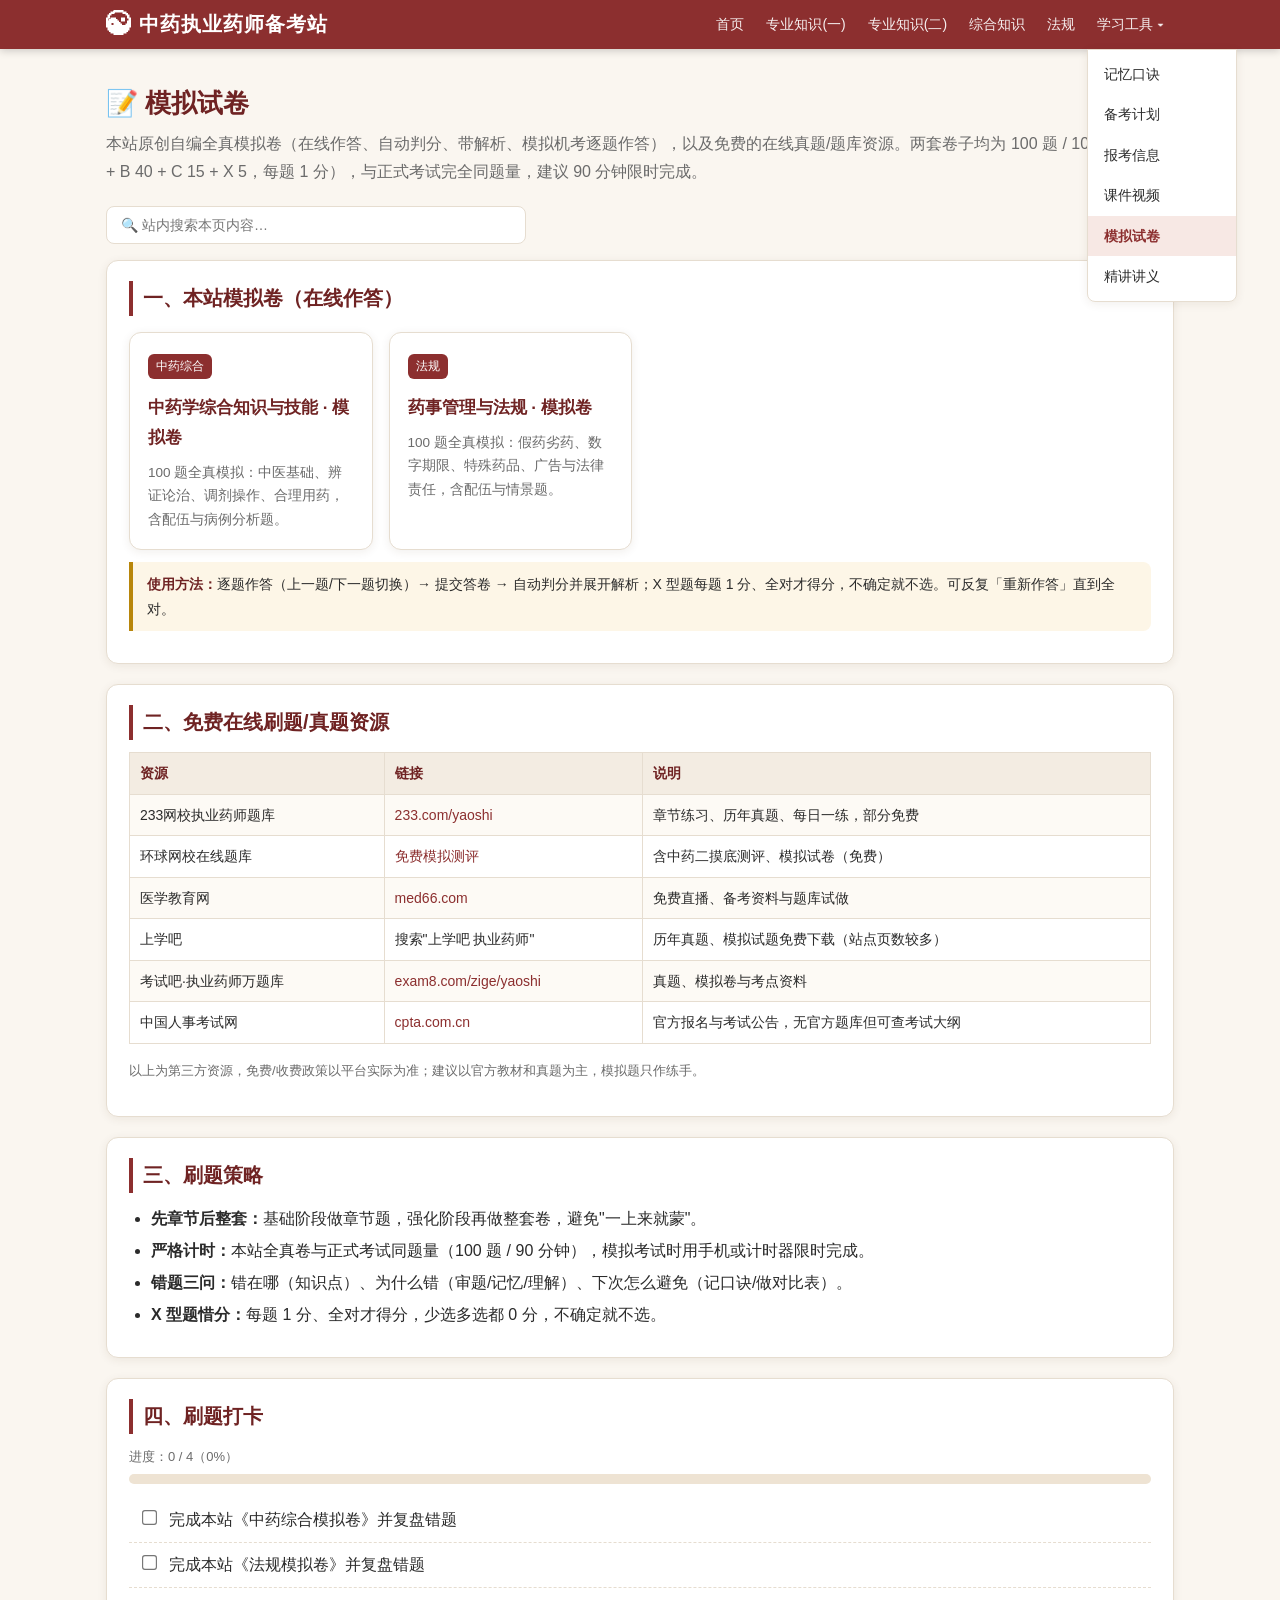
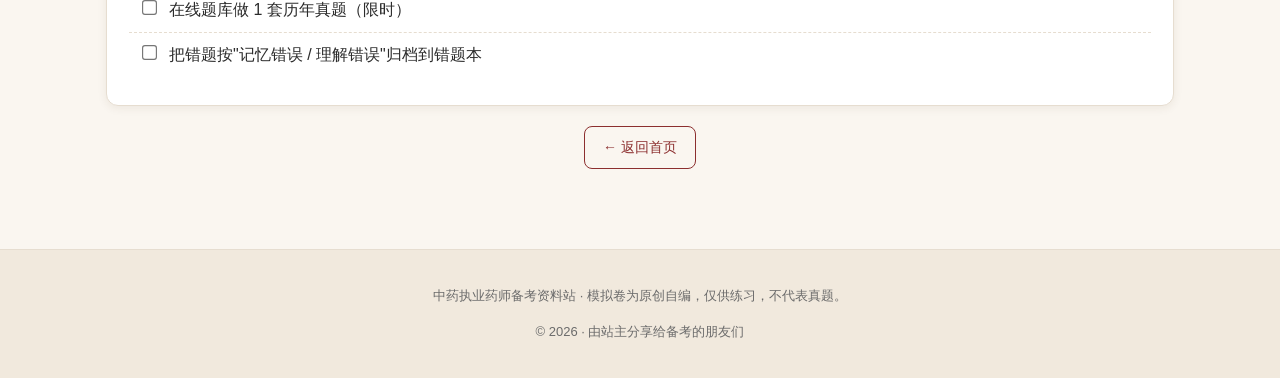
<file: tools/mock.html>
<!DOCTYPE html>
<html lang="zh-CN">
<head>
  <meta charset="UTF-8">
  <meta name="viewport" content="width=device-width, initial-scale=1.0">
  <title>模拟试卷｜中药执业药师备考站</title>
  <link rel="stylesheet" href="../css/style.css">
</head>
<body data-page="mock">
  <header class="site-header">
    <div class="header-inner">
      <div class="brand"><a href="../index.html"><span class="logo">☯</span> 中药执业药师备考站</a></div>
      <nav class="site-nav">
        <ul>
          <li><a href="../index.html">首页</a></li>
          <li><a href="../subjects/z1.html">专业知识(一)</a></li>
          <li><a href="../subjects/z2.html">专业知识(二)</a></li>
          <li><a href="../subjects/zh.html">综合知识</a></li>
          <li><a href="../subjects/fl.html">法规</a></li>
          <li class="dropdown">
            <a href="#" class="drop-toggle">学习工具 ▾</a>
            <ul class="drop-menu">
              <li><a href="koujue.html">记忆口诀</a></li>
              <li><a href="plan.html">备考计划</a></li>
              <li><a href="info.html">报考信息</a></li>
              <li><a href="videos.html">课件视频</a></li>
              <li><a href="mock.html">模拟试卷</a></li>
              <li><a href="jingjiang.html">精讲讲义</a></li>
            </ul>
          </li>
        </ul>
      </nav>
    </div>
  </header>

  <main class="wrap">
    <h1 class="page-title">📝 模拟试卷</h1>
    <p class="page-sub">本站原创自编全真模拟卷（在线作答、自动判分、带解析、模拟机考逐题作答），以及免费的在线真题/题库资源。两套卷子均为 100 题 / 100 分（A 40 + B 40 + C 15 + X 5，每题 1 分），与正式考试完全同题量，建议 90 分钟限时完成。</p>

    <input type="search" id="siteSearch" class="search-box" placeholder="🔍 站内搜索本页内容…">

    <div class="card" data-search>
      <h2>一、本站模拟卷（在线作答）</h2>
      <div class="subject-grid">
        <a class="subject-card" href="mock-zonghe.html">
          <span class="num">中药综合</span>
          <h3>中药学综合知识与技能 · 模拟卷</h3>
          <p>100 题全真模拟：中医基础、辨证论治、调剂操作、合理用药，含配伍与病例分析题。</p>
        </a>
        <a class="subject-card" href="mock-fagui.html">
          <span class="num">法规</span>
          <h3>药事管理与法规 · 模拟卷</h3>
          <p>100 题全真模拟：假药劣药、数字期限、特殊药品、广告与法律责任，含配伍与情景题。</p>
        </a>
      </div>
      <div class="tip"><strong>使用方法：</strong>逐题作答（上一题/下一题切换）→ 提交答卷 → 自动判分并展开解析；X 型题每题 1 分、全对才得分，不确定就不选。可反复「重新作答」直到全对。</div>
    </div>

    <div class="card" data-search>
      <h2>二、免费在线刷题/真题资源</h2>
      <table>
        <tr><th>资源</th><th>链接</th><th>说明</th></tr>
        <tr><td>233网校执业药师题库</td><td><a href="https://www.233.com/yaoshi/" target="_blank" rel="noopener">233.com/yaoshi</a></td><td>章节练习、历年真题、每日一练，部分免费</td></tr>
        <tr><td>环球网校在线题库</td><td><a href="http://user.edu24ol.com/qbox/exam/exam_list?box_id=3795&exam_id=5592&category_id=5603&paper_type=3" target="_blank" rel="noopener">免费模拟测评</a></td><td>含中药二摸底测评、模拟试卷（免费）</td></tr>
        <tr><td>医学教育网</td><td><a href="https://www.med66.com/" target="_blank" rel="noopener">med66.com</a></td><td>免费直播、备考资料与题库试做</td></tr>
        <tr><td>上学吧</td><td>搜索"上学吧 执业药师"</td><td>历年真题、模拟试题免费下载（站点页数较多）</td></tr>
        <tr><td>考试吧·执业药师万题库</td><td><a href="https://www.exam8.com/zige/yaoshi/" target="_blank" rel="noopener">exam8.com/zige/yaoshi</a></td><td>真题、模拟卷与考点资料</td></tr>
        <tr><td>中国人事考试网</td><td><a href="https://www.cpta.com.cn/" target="_blank" rel="noopener">cpta.com.cn</a></td><td>官方报名与考试公告，无官方题库但可查考试大纲</td></tr>
      </table>
      <p class="muted">以上为第三方资源，免费/收费政策以平台实际为准；建议以官方教材和真题为主，模拟题只作练手。</p>
    </div>

    <div class="card" data-search>
      <h2>三、刷题策略</h2>
      <ul class="tight">
        <li><strong>先章节后整套：</strong>基础阶段做章节题，强化阶段再做整套卷，避免"一上来就蒙"。</li>
        <li><strong>严格计时：</strong>本站全真卷与正式考试同题量（100 题 / 90 分钟），模拟考试时用手机或计时器限时完成。</li>
        <li><strong>错题三问：</strong>错在哪（知识点）、为什么错（审题/记忆/理解）、下次怎么避免（记口诀/做对比表）。</li>
        <li><strong>X 型题惜分：</strong>每题 1 分、全对才得分，少选多选都 0 分，不确定就不选。</li>
      </ul>
    </div>

    <div class="card">
      <h2>四、刷题打卡</h2>
      <div class="progress-wrap">
        <div class="progress-text">进度：0 / 0</div>
        <div class="progress-bar"><div class="progress-fill"></div></div>
      </div>
      <ul class="checklist">
        <li><input type="checkbox" id="m1" data-k="m1"><label for="m1">完成本站《中药综合模拟卷》并复盘错题</label></li>
        <li><input type="checkbox" id="m2" data-k="m2"><label for="m2">完成本站《法规模拟卷》并复盘错题</label></li>
        <li><input type="checkbox" id="m3" data-k="m3"><label for="m3">在线题库做 1 套历年真题（限时）</label></li>
        <li><input type="checkbox" id="m4" data-k="m4"><label for="m4">把错题按"记忆错误 / 理解错误"归档到错题本</label></li>
      </ul>
    </div>

    <p class="center no-print"><a class="btn btn-outline" href="../index.html">← 返回首页</a></p>
  </main>

  <footer class="footer">
    <p>中药执业药师备考资料站 · 模拟卷为原创自编，仅供练习，不代表真题。</p>
    <p>© <span data-year>2026</span> · 由站主分享给备考的朋友们</p>
  </footer>

  <script src="../js/main.js"></script>
</body>
</html>
</file>
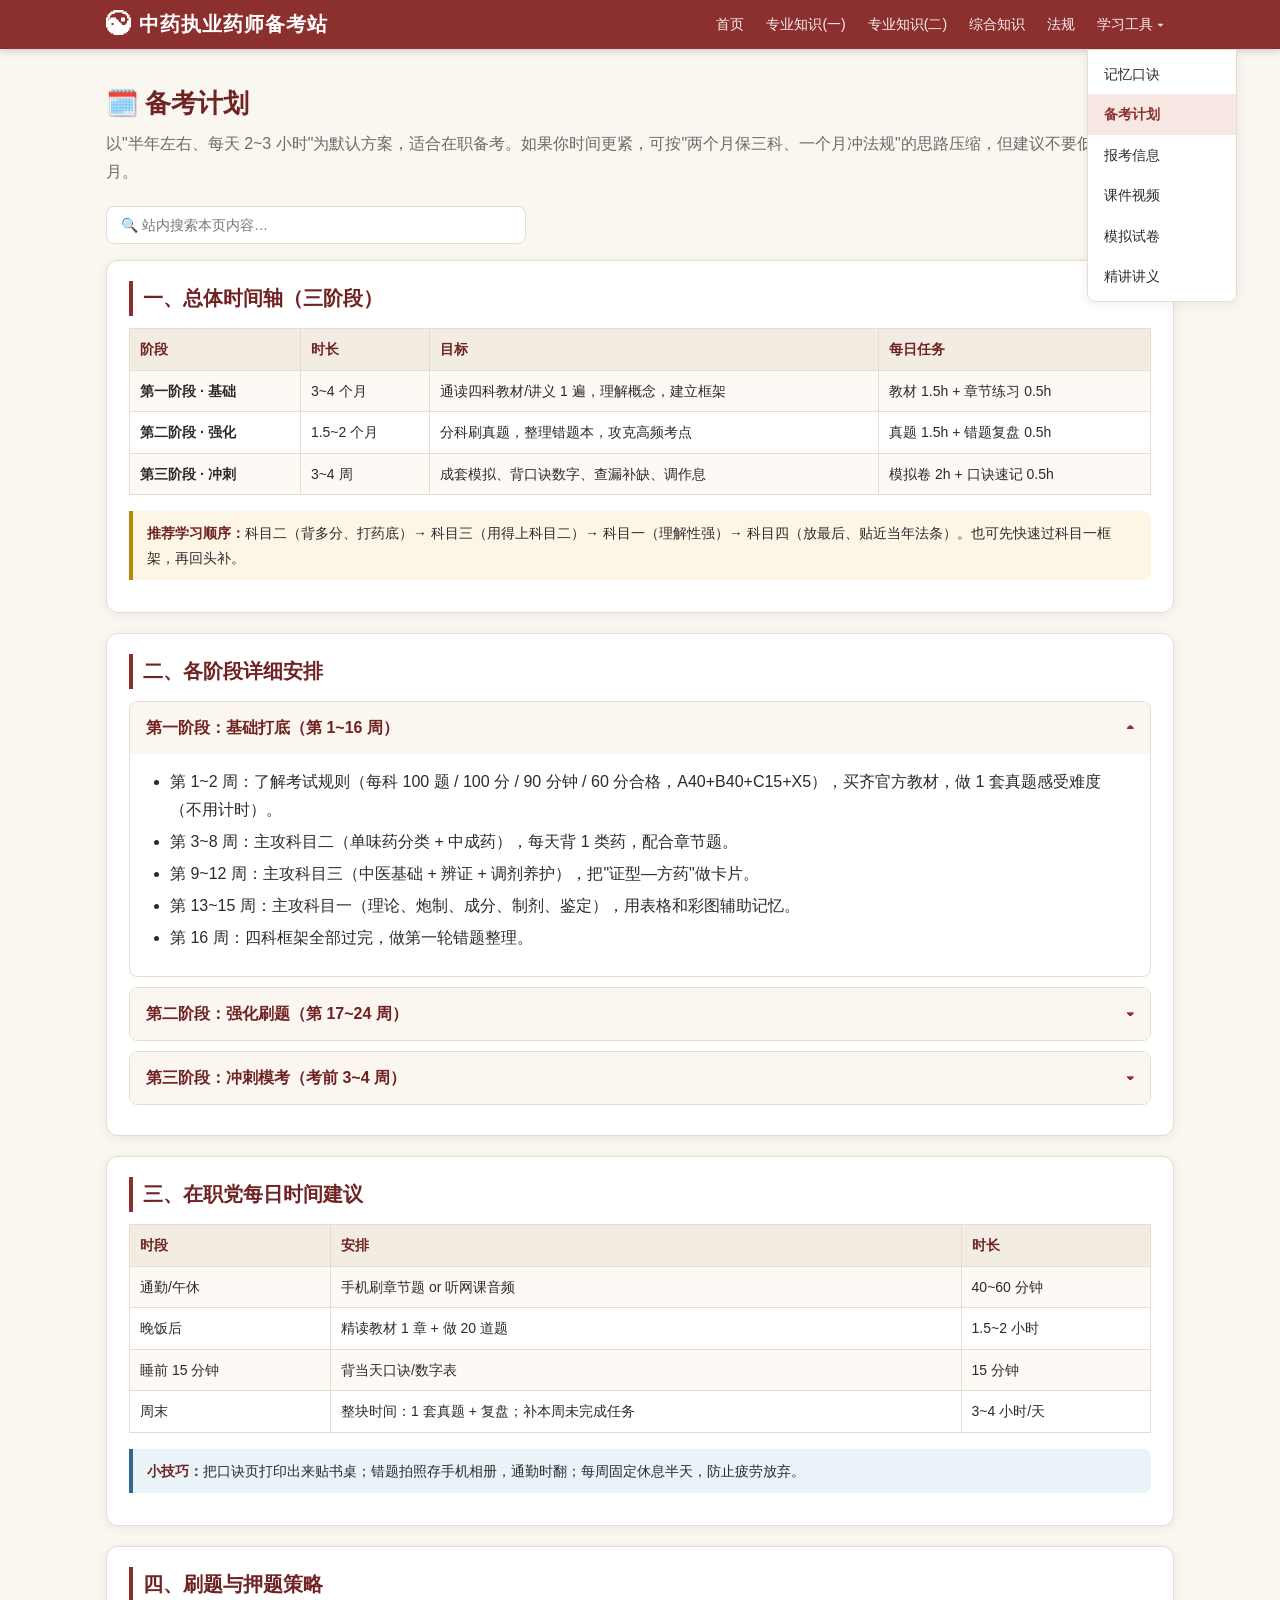
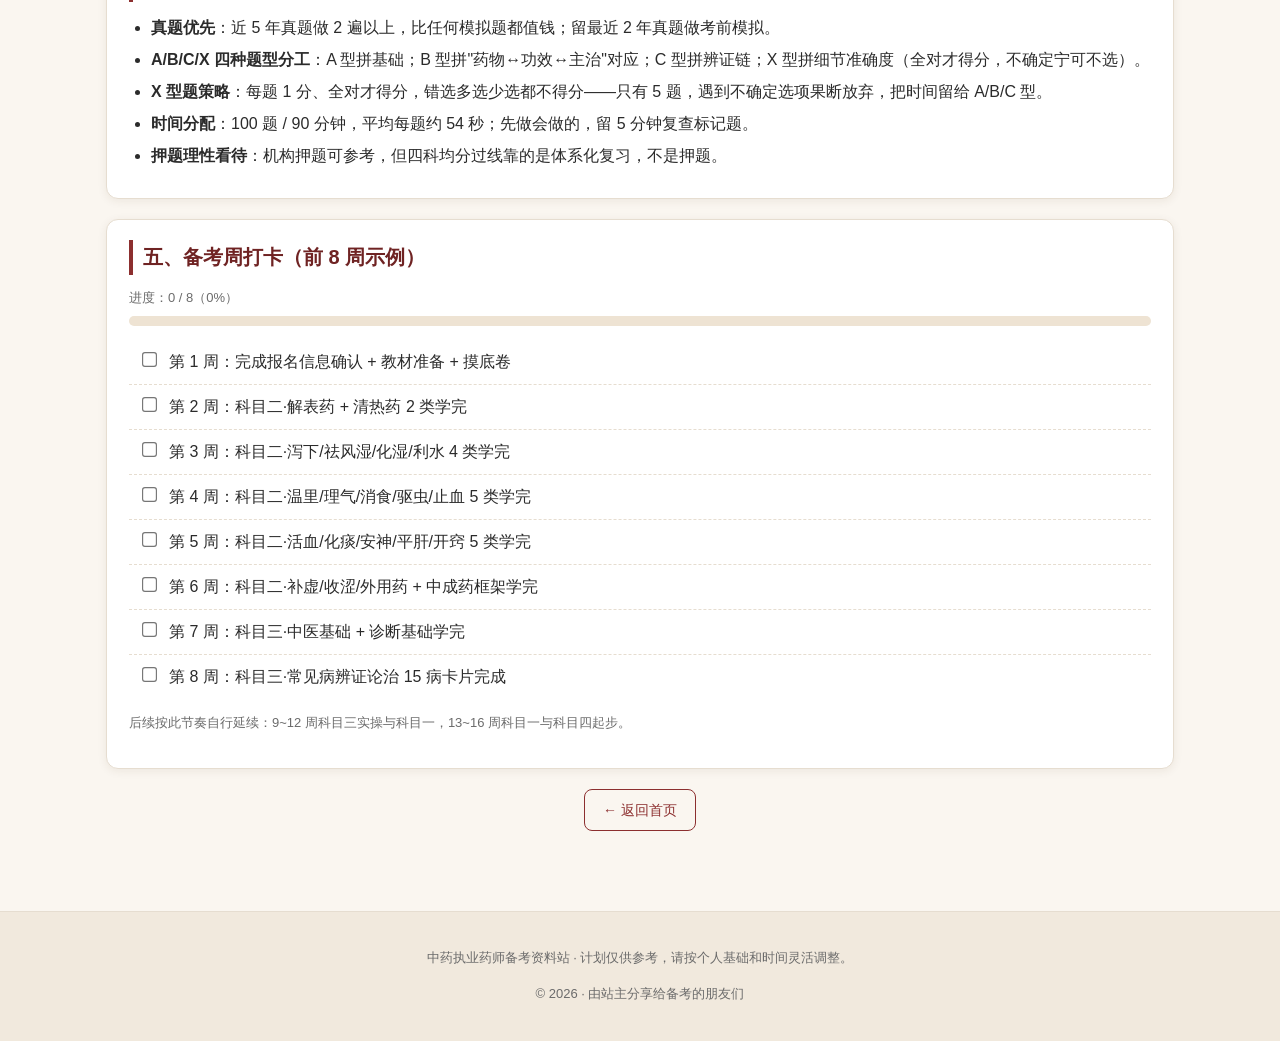
<file: tools/plan.html>
<!DOCTYPE html>
<html lang="zh-CN">
<head>
  <meta charset="UTF-8">
  <meta name="viewport" content="width=device-width, initial-scale=1.0">
  <title>备考计划｜中药执业药师备考站</title>
  <link rel="stylesheet" href="../css/style.css">
</head>
<body data-page="plan">
  <header class="site-header">
    <div class="header-inner">
      <div class="brand"><a href="../index.html"><span class="logo">☯</span> 中药执业药师备考站</a></div>
      <nav class="site-nav">
        <ul>
          <li><a href="../index.html">首页</a></li>
          <li><a href="../subjects/z1.html">专业知识(一)</a></li>
          <li><a href="../subjects/z2.html">专业知识(二)</a></li>
          <li><a href="../subjects/zh.html">综合知识</a></li>
          <li><a href="../subjects/fl.html">法规</a></li>
          <li class="dropdown">
            <a href="#" class="drop-toggle">学习工具 ▾</a>
            <ul class="drop-menu">
              <li><a href="koujue.html">记忆口诀</a></li>
              <li><a href="plan.html">备考计划</a></li>
              <li><a href="info.html">报考信息</a></li>
              <li><a href="videos.html">课件视频</a></li>
              <li><a href="mock.html">模拟试卷</a></li>
              <li><a href="jingjiang.html">精讲讲义</a></li>
            </ul>
          </li>
        </ul>
      </nav>
    </div>
  </header>

  <main class="wrap">
    <h1 class="page-title">🗓️ 备考计划</h1>
    <p class="page-sub">以"半年左右、每天 2~3 小时"为默认方案，适合在职备考。如果你时间更紧，可按"两个月保三科、一个月冲法规"的思路压缩，但建议不要低于 4 个月。</p>

    <input type="search" id="siteSearch" class="search-box" placeholder="🔍 站内搜索本页内容…">

    <div class="card" data-search>
      <h2>一、总体时间轴（三阶段）</h2>
      <table>
        <tr><th>阶段</th><th>时长</th><th>目标</th><th>每日任务</th></tr>
        <tr>
          <td><strong>第一阶段 · 基础</strong></td>
          <td>3~4 个月</td>
          <td>通读四科教材/讲义 1 遍，理解概念，建立框架</td>
          <td>教材 1.5h + 章节练习 0.5h</td>
        </tr>
        <tr>
          <td><strong>第二阶段 · 强化</strong></td>
          <td>1.5~2 个月</td>
          <td>分科刷真题，整理错题本，攻克高频考点</td>
          <td>真题 1.5h + 错题复盘 0.5h</td>
        </tr>
        <tr>
          <td><strong>第三阶段 · 冲刺</strong></td>
          <td>3~4 周</td>
          <td>成套模拟、背口诀数字、查漏补缺、调作息</td>
          <td>模拟卷 2h + 口诀速记 0.5h</td>
        </tr>
      </table>
      <div class="tip"><strong>推荐学习顺序：</strong>科目二（背多分、打药底）→ 科目三（用得上科目二）→ 科目一（理解性强）→ 科目四（放最后、贴近当年法条）。也可先快速过科目一框架，再回头补。</div>
    </div>

    <div class="card" data-search>
      <h2>二、各阶段详细安排</h2>
      <details open>
        <summary>第一阶段：基础打底（第 1~16 周）</summary>
        <div class="body">
          <ul class="tight">
            <li>第 1~2 周：了解考试规则（每科 100 题 / 100 分 / 90 分钟 / 60 分合格，A40+B40+C15+X5），买齐官方教材，做 1 套真题感受难度（不用计时）。</li>
            <li>第 3~8 周：主攻科目二（单味药分类 + 中成药），每天背 1 类药，配合章节题。</li>
            <li>第 9~12 周：主攻科目三（中医基础 + 辨证 + 调剂养护），把"证型—方药"做卡片。</li>
            <li>第 13~15 周：主攻科目一（理论、炮制、成分、制剂、鉴定），用表格和彩图辅助记忆。</li>
            <li>第 16 周：四科框架全部过完，做第一轮错题整理。</li>
          </ul>
        </div>
      </details>
      <details>
        <summary>第二阶段：强化刷题（第 17~24 周）</summary>
        <div class="body">
          <ul class="tight">
            <li>每周 2 个科目交叉刷近 5 年真题，先分章节再整套。</li>
            <li>错题按"知识点类型"归档：数字错题、分类错题、辨证错题、情境题错题。</li>
            <li>每周末复盘本周错题，把高频错点补入口诀本。</li>
            <li>科目四可以安排到本阶段后半段开始，用最新考纲和教材。</li>
          </ul>
        </div>
      </details>
      <details>
        <summary>第三阶段：冲刺模考（考前 3~4 周）</summary>
        <div class="body">
          <ul class="tight">
            <li>每 2~3 天一套完整模拟卷（按考试时间严格计时 90 分钟/科，机考作答）。</li>
            <li>错题只回看错因，不再刷新题；每天早 20 分钟背口诀和数字表。</li>
            <li>考前一周只过高频表和错题本，回归心态；打印准考证、踩点考场。</li>
          </ul>
        </div>
      </details>
    </div>

    <div class="card" data-search>
      <h2>三、在职党每日时间建议</h2>
      <table>
        <tr><th>时段</th><th>安排</th><th>时长</th></tr>
        <tr><td>通勤/午休</td><td>手机刷章节题 or 听网课音频</td><td>40~60 分钟</td></tr>
        <tr><td>晚饭后</td><td>精读教材 1 章 + 做 20 道题</td><td>1.5~2 小时</td></tr>
        <tr><td>睡前 15 分钟</td><td>背当天口诀/数字表</td><td>15 分钟</td></tr>
        <tr><td>周末</td><td>整块时间：1 套真题 + 复盘；补本周未完成任务</td><td>3~4 小时/天</td></tr>
      </table>
      <div class="tip tip-info"><strong>小技巧：</strong>把口诀页打印出来贴书桌；错题拍照存手机相册，通勤时翻；每周固定休息半天，防止疲劳放弃。</div>
    </div>

    <div class="card" data-search>
      <h2>四、刷题与押题策略</h2>
      <ul class="tight">
        <li><strong>真题优先</strong>：近 5 年真题做 2 遍以上，比任何模拟题都值钱；留最近 2 年真题做考前模拟。</li>
        <li><strong>A/B/C/X 四种题型分工</strong>：A 型拼基础；B 型拼"药物↔功效↔主治"对应；C 型拼辨证链；X 型拼细节准确度（全对才得分，不确定宁可不选）。</li>
        <li><strong>X 型题策略</strong>：每题 1 分、全对才得分，错选多选少选都不得分——只有 5 题，遇到不确定选项果断放弃，把时间留给 A/B/C 型。</li>
        <li><strong>时间分配</strong>：100 题 / 90 分钟，平均每题约 54 秒；先做会做的，留 5 分钟复查标记题。</li>
        <li><strong>押题理性看待</strong>：机构押题可参考，但四科均分过线靠的是体系化复习，不是押题。</li>
      </ul>
    </div>

    <div class="card">
      <h2>五、备考周打卡（前 8 周示例）</h2>
      <div class="progress-wrap">
        <div class="progress-text">进度：0 / 0</div>
        <div class="progress-bar"><div class="progress-fill"></div></div>
      </div>
      <ul class="checklist">
        <li><input type="checkbox" id="p1" data-k="p1"><label for="p1">第 1 周：完成报名信息确认 + 教材准备 + 摸底卷</label></li>
        <li><input type="checkbox" id="p2" data-k="p2"><label for="p2">第 2 周：科目二·解表药 + 清热药 2 类学完</label></li>
        <li><input type="checkbox" id="p3" data-k="p3"><label for="p3">第 3 周：科目二·泻下/祛风湿/化湿/利水 4 类学完</label></li>
        <li><input type="checkbox" id="p4" data-k="p4"><label for="p4">第 4 周：科目二·温里/理气/消食/驱虫/止血 5 类学完</label></li>
        <li><input type="checkbox" id="p5" data-k="p5"><label for="p5">第 5 周：科目二·活血/化痰/安神/平肝/开窍 5 类学完</label></li>
        <li><input type="checkbox" id="p6" data-k="p6"><label for="p6">第 6 周：科目二·补虚/收涩/外用药 + 中成药框架学完</label></li>
        <li><input type="checkbox" id="p7" data-k="p7"><label for="p7">第 7 周：科目三·中医基础 + 诊断基础学完</label></li>
        <li><input type="checkbox" id="p8" data-k="p8"><label for="p8">第 8 周：科目三·常见病辨证论治 15 病卡片完成</label></li>
      </ul>
      <p class="muted">后续按此节奏自行延续：9~12 周科目三实操与科目一，13~16 周科目一与科目四起步。</p>
    </div>

    <p class="center no-print"><a class="btn btn-outline" href="../index.html">← 返回首页</a></p>
  </main>

  <footer class="footer">
    <p>中药执业药师备考资料站 · 计划仅供参考，请按个人基础和时间灵活调整。</p>
    <p>© <span data-year>2026</span> · 由站主分享给备考的朋友们</p>
  </footer>

  <script src="../js/main.js"></script>
</body>
</html>
</file>
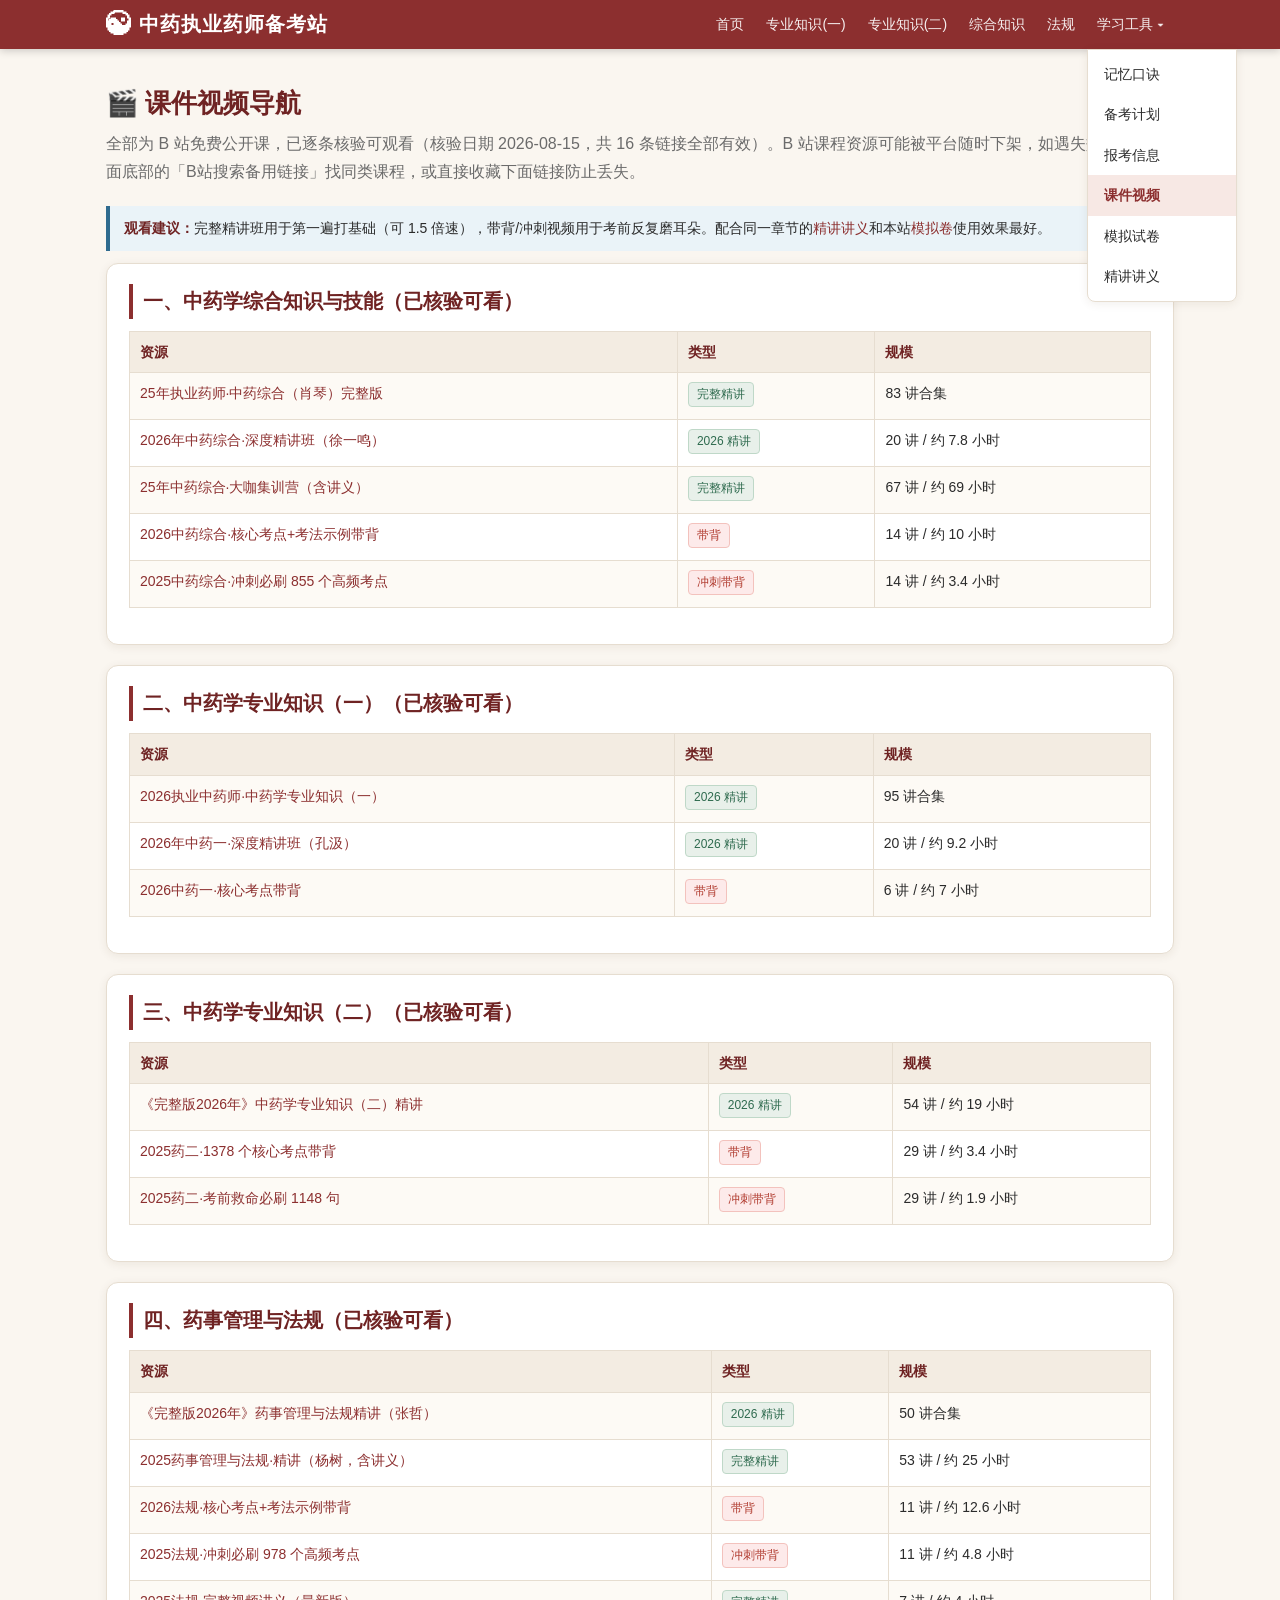
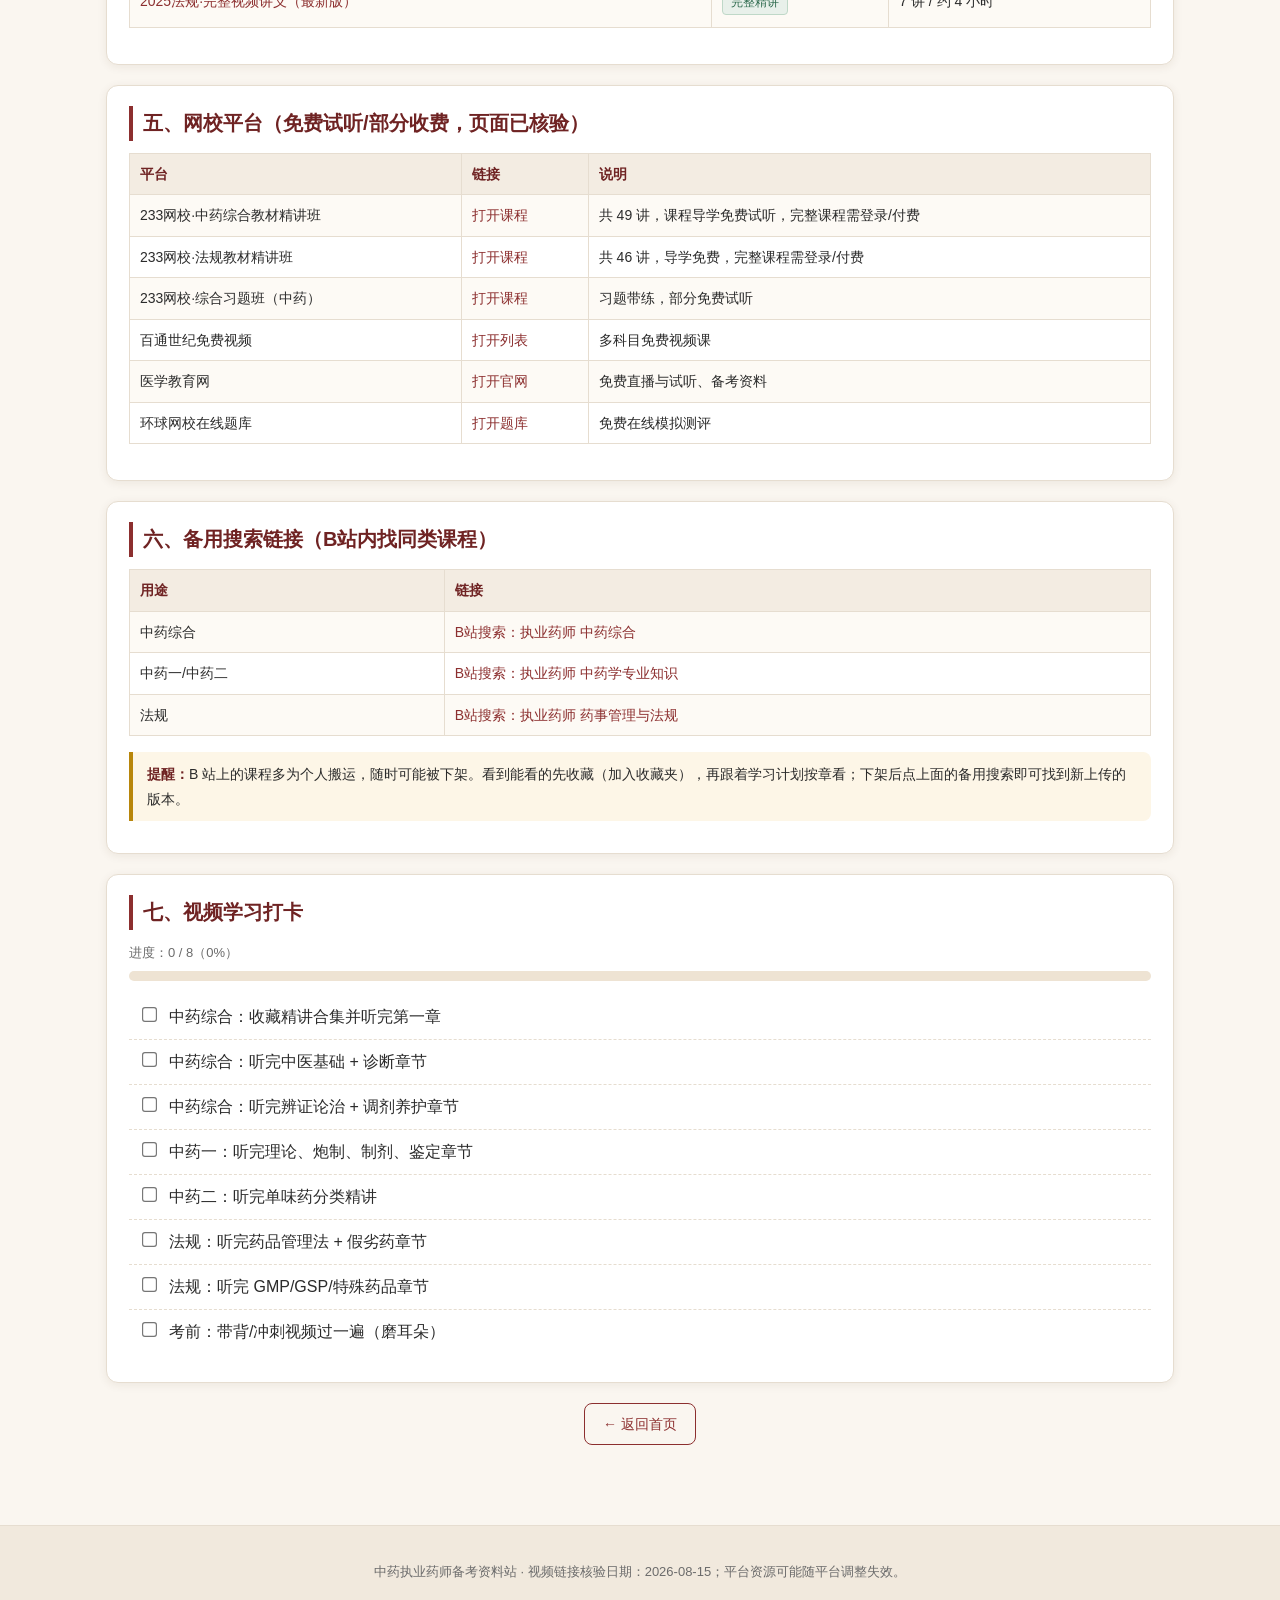
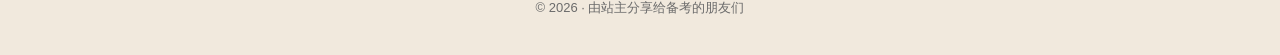
<file: tools/videos.html>
<!DOCTYPE html>
<html lang="zh-CN">
<head>
  <meta charset="UTF-8">
  <meta name="viewport" content="width=device-width, initial-scale=1.0">
  <title>课件视频｜中药执业药师备考站</title>
  <link rel="stylesheet" href="../css/style.css">
</head>
<body data-page="videos">
  <header class="site-header">
    <div class="header-inner">
      <div class="brand"><a href="../index.html"><span class="logo">☯</span> 中药执业药师备考站</a></div>
      <nav class="site-nav">
        <ul>
          <li><a href="../index.html">首页</a></li>
          <li><a href="../subjects/z1.html">专业知识(一)</a></li>
          <li><a href="../subjects/z2.html">专业知识(二)</a></li>
          <li><a href="../subjects/zh.html">综合知识</a></li>
          <li><a href="../subjects/fl.html">法规</a></li>
          <li class="dropdown">
            <a href="#" class="drop-toggle">学习工具 ▾</a>
            <ul class="drop-menu">
              <li><a href="koujue.html">记忆口诀</a></li>
              <li><a href="plan.html">备考计划</a></li>
              <li><a href="info.html">报考信息</a></li>
              <li><a href="videos.html">课件视频</a></li>
              <li><a href="mock.html">模拟试卷</a></li>
              <li><a href="jingjiang.html">精讲讲义</a></li>
            </ul>
          </li>
        </ul>
      </nav>
    </div>
  </header>

  <main class="wrap">
    <h1 class="page-title">🎬 课件视频导航</h1>
    <p class="page-sub">全部为 B 站免费公开课，已逐条核验可观看（核验日期 2026-08-15，共 16 条链接全部有效）。B 站课程资源可能被平台随时下架，如遇失效，请用页面底部的「B站搜索备用链接」找同类课程，或直接收藏下面链接防止丢失。</p>

    <div class="tip tip-info"><strong>观看建议：</strong>完整精讲班用于第一遍打基础（可 1.5 倍速），带背/冲刺视频用于考前反复磨耳朵。配合同一章节的<a href="jingjiang.html">精讲讲义</a>和本站<a href="mock.html">模拟卷</a>使用效果最好。</div>

    <div class="card" data-search>
      <h2>一、中药学综合知识与技能（已核验可看）</h2>
      <table>
        <tr><th>资源</th><th>类型</th><th>规模</th></tr>
        <tr>
          <td><a href="https://www.bilibili.com/video/BV1dG8kzuEqf/" target="_blank" rel="noopener">25年执业药师·中药综合（肖琴）完整版</a></td>
          <td><span class="tag tag-key">完整精讲</span></td>
          <td>83 讲合集</td>
        </tr>
        <tr>
          <td><a href="https://www.bilibili.com/video/BV16VNG6SE8M/" target="_blank" rel="noopener">2026年中药综合·深度精讲班（徐一鸣）</a></td>
          <td><span class="tag tag-key">2026 精讲</span></td>
          <td>20 讲 / 约 7.8 小时</td>
        </tr>
        <tr>
          <td><a href="https://www.bilibili.com/video/BV1jG8kzgEgR/" target="_blank" rel="noopener">25年中药综合·大咖集训营（含讲义）</a></td>
          <td><span class="tag tag-key">完整精讲</span></td>
          <td>67 讲 / 约 69 小时</td>
        </tr>
        <tr>
          <td><a href="https://www.bilibili.com/video/BV1wQK86rEJK/" target="_blank" rel="noopener">2026中药综合·核心考点+考法示例带背</a></td>
          <td><span class="tag tag-hot">带背</span></td>
          <td>14 讲 / 约 10 小时</td>
        </tr>
        <tr>
          <td><a href="https://www.bilibili.com/video/BV17qHtz7Epx/" target="_blank" rel="noopener">2025中药综合·冲刺必刷 855 个高频考点</a></td>
          <td><span class="tag tag-hot">冲刺带背</span></td>
          <td>14 讲 / 约 3.4 小时</td>
        </tr>
      </table>
    </div>

    <div class="card" data-search>
      <h2>二、中药学专业知识（一）（已核验可看）</h2>
      <table>
        <tr><th>资源</th><th>类型</th><th>规模</th></tr>
        <tr>
          <td><a href="https://www.bilibili.com/video/BV19pjv6wEF5/" target="_blank" rel="noopener">2026执业中药师·中药学专业知识（一）</a></td>
          <td><span class="tag tag-key">2026 精讲</span></td>
          <td>95 讲合集</td>
        </tr>
        <tr>
          <td><a href="https://www.bilibili.com/video/BV1kgNG6XEJY/" target="_blank" rel="noopener">2026年中药一·深度精讲班（孔汲）</a></td>
          <td><span class="tag tag-key">2026 精讲</span></td>
          <td>20 讲 / 约 9.2 小时</td>
        </tr>
        <tr>
          <td><a href="https://www.bilibili.com/video/BV1ksK46aEW4/" target="_blank" rel="noopener">2026中药一·核心考点带背</a></td>
          <td><span class="tag tag-hot">带背</span></td>
          <td>6 讲 / 约 7 小时</td>
        </tr>
      </table>
    </div>

    <div class="card" data-search>
      <h2>三、中药学专业知识（二）（已核验可看）</h2>
      <table>
        <tr><th>资源</th><th>类型</th><th>规模</th></tr>
        <tr>
          <td><a href="https://www.bilibili.com/video/BV1MqdFBWErh/" target="_blank" rel="noopener">《完整版2026年》中药学专业知识（二）精讲</a></td>
          <td><span class="tag tag-key">2026 精讲</span></td>
          <td>54 讲 / 约 19 小时</td>
        </tr>
        <tr>
          <td><a href="https://www.bilibili.com/video/BV1mMGnzDE4z/" target="_blank" rel="noopener">2025药二·1378 个核心考点带背</a></td>
          <td><span class="tag tag-hot">带背</span></td>
          <td>29 讲 / 约 3.4 小时</td>
        </tr>
        <tr>
          <td><a href="https://www.bilibili.com/video/BV16x41zjEqj/" target="_blank" rel="noopener">2025药二·考前救命必刷 1148 句</a></td>
          <td><span class="tag tag-hot">冲刺带背</span></td>
          <td>29 讲 / 约 1.9 小时</td>
        </tr>
      </table>
    </div>

    <div class="card" data-search>
      <h2>四、药事管理与法规（已核验可看）</h2>
      <table>
        <tr><th>资源</th><th>类型</th><th>规模</th></tr>
        <tr>
          <td><a href="https://www.bilibili.com/video/BV16ZdwBmEtg/" target="_blank" rel="noopener">《完整版2026年》药事管理与法规精讲（张哲）</a></td>
          <td><span class="tag tag-key">2026 精讲</span></td>
          <td>50 讲合集</td>
        </tr>
        <tr>
          <td><a href="https://www.bilibili.com/video/BV1GV6DYBEF6/" target="_blank" rel="noopener">2025药事管理与法规·精讲（杨树，含讲义）</a></td>
          <td><span class="tag tag-key">完整精讲</span></td>
          <td>53 讲 / 约 25 小时</td>
        </tr>
        <tr>
          <td><a href="https://www.bilibili.com/video/BV188KU6BEjH/" target="_blank" rel="noopener">2026法规·核心考点+考法示例带背</a></td>
          <td><span class="tag tag-hot">带背</span></td>
          <td>11 讲 / 约 12.6 小时</td>
        </tr>
        <tr>
          <td><a href="https://www.bilibili.com/video/BV1WjnBzUEGL/" target="_blank" rel="noopener">2025法规·冲刺必刷 978 个高频考点</a></td>
          <td><span class="tag tag-hot">冲刺带背</span></td>
          <td>11 讲 / 约 4.8 小时</td>
        </tr>
        <tr>
          <td><a href="https://www.bilibili.com/video/BV1yEHLeaEB7/" target="_blank" rel="noopener">2025法规·完整视频讲义（最新版）</a></td>
          <td><span class="tag tag-key">完整精讲</span></td>
          <td>7 讲 / 约 4 小时</td>
        </tr>
      </table>
    </div>

    <div class="card" data-search>
      <h2>五、网校平台（免费试听/部分收费，页面已核验）</h2>
      <table>
        <tr><th>平台</th><th>链接</th><th>说明</th></tr>
        <tr><td>233网校·中药综合教材精讲班</td><td><a href="https://wx.233.com/study/?productId=10019735&childProductId=10019735&versionProductId=20014109&teacherId=704&isSwitchVersion=1" target="_blank" rel="noopener">打开课程</a></td><td>共 49 讲，课程导学免费试听，完整课程需登录/付费</td></tr>
        <tr><td>233网校·法规教材精讲班</td><td><a href="https://wx.233.com/study/?productId=20007056&childProductId=20007056&versionProductId=20007056&notePlayTime=-1" target="_blank" rel="noopener">打开课程</a></td><td>共 46 讲，导学免费，完整课程需登录/付费</td></tr>
        <tr><td>233网校·综合习题班（中药）</td><td><a href="https://wx.233.com/study/?productId=20007075&childProductId=20007075&versionProductId=20007075&notePlayTime=-1" target="_blank" rel="noopener">打开课程</a></td><td>习题带练，部分免费试听</td></tr>
        <tr><td>百通世纪免费视频</td><td><a href="http://www.baitongshiji.com/VideoFree/videoList" target="_blank" rel="noopener">打开列表</a></td><td>多科目免费视频课</td></tr>
        <tr><td>医学教育网</td><td><a href="https://www.med66.com/" target="_blank" rel="noopener">打开官网</a></td><td>免费直播与试听、备考资料</td></tr>
        <tr><td>环球网校在线题库</td><td><a href="http://user.edu24ol.com/qbox/exam/exam_list?box_id=3795&exam_id=5592&category_id=5603&paper_type=3" target="_blank" rel="noopener">打开题库</a></td><td>免费在线模拟测评</td></tr>
      </table>
    </div>

    <div class="card" data-search>
      <h2>六、备用搜索链接（B站内找同类课程）</h2>
      <table>
        <tr><th>用途</th><th>链接</th></tr>
        <tr><td>中药综合</td><td><a href="https://search.bilibili.com/all?keyword=%E6%89%A7%E4%B8%9A%E8%8D%AF%E5%B8%88%20%E4%B8%AD%E8%8D%AF%E7%BB%BC%E5%90%88" target="_blank" rel="noopener">B站搜索：执业药师 中药综合</a></td></tr>
        <tr><td>中药一/中药二</td><td><a href="https://search.bilibili.com/all?keyword=%E6%89%A7%E4%B8%9A%E8%8D%AF%E5%B8%88%20%E4%B8%AD%E8%8D%AF%E5%AD%A6%E4%B8%93%E4%B8%9A%E7%9F%A5%E8%AF%86" target="_blank" rel="noopener">B站搜索：执业药师 中药学专业知识</a></td></tr>
        <tr><td>法规</td><td><a href="https://search.bilibili.com/all?keyword=%E6%89%A7%E4%B8%9A%E8%8D%AF%E5%B8%88%20%E8%8D%AF%E4%BA%8B%E7%AE%A1%E7%90%86%E4%B8%8E%E6%B3%95%E8%A7%84" target="_blank" rel="noopener">B站搜索：执业药师 药事管理与法规</a></td></tr>
      </table>
      <div class="tip"><strong>提醒：</strong>B 站上的课程多为个人搬运，随时可能被下架。看到能看的先收藏（加入收藏夹），再跟着学习计划按章看；下架后点上面的备用搜索即可找到新上传的版本。</div>
    </div>

    <div class="card">
      <h2>七、视频学习打卡</h2>
      <div class="progress-wrap">
        <div class="progress-text">进度：0 / 0</div>
        <div class="progress-bar"><div class="progress-fill"></div></div>
      </div>
      <ul class="checklist">
        <li><input type="checkbox" id="v1" data-k="v1"><label for="v1">中药综合：收藏精讲合集并听完第一章</label></li>
        <li><input type="checkbox" id="v2" data-k="v2"><label for="v2">中药综合：听完中医基础 + 诊断章节</label></li>
        <li><input type="checkbox" id="v3" data-k="v3"><label for="v3">中药综合：听完辨证论治 + 调剂养护章节</label></li>
        <li><input type="checkbox" id="v4" data-k="v4"><label for="v4">中药一：听完理论、炮制、制剂、鉴定章节</label></li>
        <li><input type="checkbox" id="v5" data-k="v5"><label for="v5">中药二：听完单味药分类精讲</label></li>
        <li><input type="checkbox" id="v6" data-k="v6"><label for="v6">法规：听完药品管理法 + 假劣药章节</label></li>
        <li><input type="checkbox" id="v7" data-k="v7"><label for="v7">法规：听完 GMP/GSP/特殊药品章节</label></li>
        <li><input type="checkbox" id="v8" data-k="v8"><label for="v8">考前：带背/冲刺视频过一遍（磨耳朵）</label></li>
      </ul>
    </div>

    <p class="center no-print"><a class="btn btn-outline" href="../index.html">← 返回首页</a></p>
  </main>

  <footer class="footer">
    <p>中药执业药师备考资料站 · 视频链接核验日期：2026-08-15；平台资源可能随平台调整失效。</p>
    <p>© <span data-year>2026</span> · 由站主分享给备考的朋友们</p>
  </footer>

  <script src="../js/main.js"></script>
</body>
</html>
</file>
<file: css/style.css>
:root {
  --brand: #8c2f2f;
  --brand-dark: #6f2323;
  --brand-light: #b04a3e;
  --accent: #2f6b4f;
  --accent-light: #e8f0ea;
  --gold: #b8860b;
  --bg: #faf6f0;
  --card: #ffffff;
  --ink: #2b2b2b;
  --muted: #6b6b6b;
  --line: #e6ddd0;
  --shadow: 0 2px 10px rgba(80, 50, 30, .08);
  --radius: 12px;
}

* { box-sizing: border-box; }

html { scroll-behavior: smooth; }

body {
  margin: 0;
  font-family: "Microsoft YaHei", "PingFang SC", "Hiragino Sans GB", "Noto Sans SC", sans-serif;
  background: var(--bg);
  color: var(--ink);
  line-height: 1.75;
}

a { color: var(--brand); text-decoration: none; }
a:hover { text-decoration: underline; }

/* ---------- 顶部导航 ---------- */
.site-header {
  position: sticky;
  top: 0;
  z-index: 50;
  background: var(--brand);
  color: #fff;
  box-shadow: 0 2px 8px rgba(0,0,0,.18);
}

.header-inner {
  max-width: 1100px;
  margin: 0 auto;
  padding: 0 16px;
  display: flex;
  align-items: center;
  justify-content: space-between;
  flex-wrap: wrap;
  gap: 8px;
}

.brand a {
  color: #fff;
  font-size: 20px;
  font-weight: 700;
  letter-spacing: 1px;
  display: flex;
  align-items: center;
  gap: 8px;
}
.brand a:hover { text-decoration: none; }
.brand .logo { font-size: 24px; }

.site-nav ul {
  list-style: none;
  display: flex;
  flex-wrap: wrap;
  gap: 2px;
  margin: 0;
  padding: 0;
}

.site-nav a {
  display: block;
  color: rgba(255,255,255,.92);
  padding: 12px 10px;
  font-size: 14px;
  border-radius: 6px 6px 0 0;
}
.site-nav a:hover { background: rgba(255,255,255,.14); text-decoration: none; }
.site-nav a.active { background: #fff; color: var(--brand); font-weight: 600; }

/* 导航下拉菜单 */
.site-nav .dropdown { position: relative; }
.site-nav .drop-menu {
  display: none;
  position: absolute;
  top: 100%;
  left: 0;
  background: #fff;
  border: 1px solid var(--line);
  border-radius: 0 0 8px 8px;
  box-shadow: var(--shadow);
  min-width: 150px;
  padding: 4px 0;
  z-index: 60;
}
.site-nav .dropdown.open .drop-menu { display: block; }
@media (hover: hover) {
  .site-nav .dropdown:hover .drop-menu { display: block; }
}
.site-nav .drop-menu a {
  color: var(--ink);
  padding: 8px 16px;
  border-radius: 0;
}
.site-nav .drop-menu a:hover,
.site-nav .drop-menu a.active { background: #f7e8e4; color: var(--brand); font-weight: 600; }

/* ---------- 布局 ---------- */
.wrap { max-width: 1100px; margin: 0 auto; padding: 24px 16px 64px; }

.hero {
  background: linear-gradient(135deg, #7a2626 0%, #a8443a 60%, #c06a3c 100%);
  color: #fff;
  border-radius: var(--radius);
  padding: 40px 32px;
  margin-bottom: 28px;
  position: relative;
  overflow: hidden;
}
.hero::after {
  content: "藥";
  position: absolute;
  right: -20px;
  bottom: -60px;
  font-size: 240px;
  opacity: .12;
  font-family: "KaiTi", "STKaiti", serif;
  line-height: 1;
}
.hero h1 { margin: 0 0 8px; font-size: 30px; letter-spacing: 1px; }
.hero p { margin: 6px 0; opacity: .94; max-width: 720px; }
.hero .badges { margin-top: 16px; display: flex; flex-wrap: wrap; gap: 8px; }
.hero .badge {
  background: rgba(255,255,255,.18);
  border: 1px solid rgba(255,255,255,.35);
  padding: 4px 12px;
  border-radius: 999px;
  font-size: 13px;
}

.page-title { font-size: 26px; margin: 8px 0 4px; color: var(--brand-dark); }
.page-sub { color: var(--muted); margin: 0 0 20px; }

.card {
  background: var(--card);
  border: 1px solid var(--line);
  border-radius: var(--radius);
  box-shadow: var(--shadow);
  padding: 20px 22px;
  margin-bottom: 20px;
}

.card h2 {
  margin: 0 0 12px;
  font-size: 20px;
  color: var(--brand-dark);
  border-left: 4px solid var(--brand);
  padding-left: 10px;
}
.card h3 { font-size: 17px; color: var(--accent); margin: 20px 0 8px; }

/* ---------- 科目卡片 ---------- */
.subject-grid {
  display: grid;
  grid-template-columns: repeat(auto-fill, minmax(240px, 1fr));
  gap: 16px;
  margin: 16px 0 8px;
}

.subject-card {
  display: block;
  background: var(--card);
  border: 1px solid var(--line);
  border-radius: var(--radius);
  box-shadow: var(--shadow);
  padding: 18px;
  color: var(--ink);
  transition: transform .15s ease, box-shadow .15s ease;
}
.subject-card:hover {
  transform: translateY(-3px);
  box-shadow: 0 6px 18px rgba(80,50,30,.14);
  text-decoration: none;
}
.subject-card .num {
  display: inline-block;
  background: var(--brand);
  color: #fff;
  border-radius: 6px;
  font-size: 12px;
  padding: 2px 8px;
  margin-bottom: 8px;
}
.subject-card h3 { margin: 6px 0 8px; color: var(--brand-dark); font-size: 17px; }
.subject-card p { margin: 0; font-size: 13.5px; color: var(--muted); }

/* ---------- 表格 ---------- */
table {
  width: 100%;
  border-collapse: collapse;
  margin: 10px 0 16px;
  font-size: 14px;
  background: #fff;
}
th, td {
  border: 1px solid var(--line);
  padding: 8px 10px;
  text-align: left;
  vertical-align: top;
}
th { background: #f3ece2; color: var(--brand-dark); font-weight: 600; }
tr:nth-child(even) td { background: #fdfaf5; }

/* ---------- 折叠面板 ---------- */
details {
  border: 1px solid var(--line);
  border-radius: 8px;
  background: #fff;
  margin: 10px 0;
  overflow: hidden;
}
details summary {
  cursor: pointer;
  padding: 12px 16px;
  font-weight: 600;
  color: var(--brand-dark);
  background: #fbf7f0;
  list-style: none;
  position: relative;
}
details summary::-webkit-details-marker { display: none; }
details summary::after {
  content: "▾";
  position: absolute;
  right: 16px;
  color: var(--brand);
  transition: transform .2s;
}
details[open] summary::after { transform: rotate(180deg); }
details .body { padding: 6px 18px 16px; }

/* ---------- 标签 ---------- */
.tag {
  display: inline-block;
  font-size: 12px;
  padding: 1px 8px;
  border-radius: 4px;
  margin: 0 4px 4px 0;
}
.tag-hot { background: #fdeaea; color: #b03a2e; border: 1px solid #f3c2bd; }
.tag-hard { background: #fdf3e0; color: #9a6b00; border: 1px solid #ecd9a8; }
.tag-key { background: var(--accent-light); color: var(--accent); border: 1px solid #bfd8c8; }

/* ---------- 清单 ---------- */
ul.tight { padding-left: 22px; margin: 8px 0; }
ul.tight li { margin: 4px 0; }

.pill-list { display: flex; flex-wrap: wrap; gap: 8px; padding: 0; list-style: none; }
.pill-list li {
  background: #f3ece2;
  border-radius: 999px;
  padding: 3px 12px;
  font-size: 13px;
  color: #5c4636;
}

/* ---------- 检查清单（学习打卡） ---------- */
.checklist { list-style: none; padding: 0; margin: 8px 0; }
.checklist li {
  display: flex;
  align-items: flex-start;
  gap: 10px;
  padding: 8px 10px;
  border-bottom: 1px dashed var(--line);
}
.checklist li:last-child { border-bottom: none; }
.checklist input { margin-top: 5px; accent-color: var(--brand); transform: scale(1.15); }
.checklist label { cursor: pointer; flex: 1; }
.checklist li.done label { text-decoration: line-through; color: var(--muted); }

/* ---------- 提示框 ---------- */
.tip {
  border-left: 4px solid var(--gold);
  background: #fdf6e7;
  padding: 10px 14px;
  border-radius: 0 8px 8px 0;
  margin: 12px 0;
  font-size: 14px;
}
.tip-warn {
  border-left-color: #c0392b;
  background: #fdeeed;
}
.tip-info {
  border-left-color: #2f6b8f;
  background: #eaf3f8;
}
.tip strong { color: var(--brand-dark); }

/* ---------- 搜索 ---------- */
.search-box {
  width: 100%;
  max-width: 420px;
  padding: 10px 14px;
  border: 1px solid var(--line);
  border-radius: 8px;
  font-size: 14px;
  background: #fff;
  margin-bottom: 16px;
}
.search-box:focus { outline: 2px solid var(--brand-light); border-color: transparent; }

/* ---------- 其他 ---------- */
.muted { color: var(--muted); font-size: 13px; }
.center { text-align: center; }
.btn {
  display: inline-block;
  background: var(--brand);
  color: #fff;
  padding: 8px 18px;
  border-radius: 8px;
  font-size: 14px;
  border: none;
  cursor: pointer;
}
.btn:hover { background: var(--brand-dark); text-decoration: none; }
.btn-outline {
  background: transparent;
  border: 1px solid var(--brand);
  color: var(--brand);
}
.btn-outline:hover { background: #f7e8e4; }

.footer {
  background: #f1e9dd;
  border-top: 1px solid var(--line);
  padding: 22px 16px;
  text-align: center;
  font-size: 13px;
  color: var(--muted);
}
.footer a { color: var(--brand); }

.progress-wrap { margin: 6px 0 14px; }
.progress-bar {
  height: 10px;
  background: #eee3d3;
  border-radius: 999px;
  overflow: hidden;
  margin-top: 6px;
}
.progress-fill {
  height: 100%;
  width: 0;
  background: linear-gradient(90deg, var(--accent), #4f9a72);
  transition: width .25s ease;
}
.progress-text { font-size: 13px; color: var(--muted); }

/* ---------- 在线答题 ---------- */
.quiz-toolbar { display: flex; gap: 10px; align-items: center; flex-wrap: wrap; margin: 12px 0 18px; }
.quiz-score {
  font-size: 18px;
  font-weight: 700;
  color: var(--brand-dark);
  background: #fbf3ec;
  border: 1px dashed var(--brand-light);
  border-radius: 8px;
  padding: 8px 16px;
}
.quiz-q { border: 1px solid var(--line); border-radius: 10px; background: #fff; padding: 14px 16px; margin: 0 0 16px; }
.quiz-q .q-head { display: flex; align-items: center; gap: 8px; margin-bottom: 8px; }
.quiz-q .q-no {
  background: var(--brand);
  color: #fff;
  border-radius: 6px;
  min-width: 28px;
  height: 28px;
  display: inline-flex;
  align-items: center;
  justify-content: center;
  font-size: 13px;
  font-weight: 700;
}
.quiz-q .q-type {
  font-size: 12px;
  padding: 1px 8px;
  border-radius: 4px;
  background: #fdf3e0;
  color: #9a6b00;
  border: 1px solid #ecd9a8;
}
.quiz-q .q-text { margin: 4px 0 10px; font-weight: 600; }
.quiz-q .q-pairs { margin: 8px 0 4px; padding-left: 22px; font-weight: 400; font-size: 14px; }
.quiz-q .q-pairs li { margin: 2px 0; }
.quiz-q .opts { list-style: none; padding: 0; margin: 0; }
.quiz-q .opts li {
  padding: 8px 12px;
  border: 1px solid var(--line);
  border-radius: 6px;
  margin: 6px 0;
  cursor: pointer;
  transition: background .12s ease, border-color .12s ease;
  font-size: 14px;
}
.quiz-q .opts li:hover { background: #fbf7f0; }
.quiz-q .opts li.selected { background: #eef3ff; border-color: #8fb0e8; }
.quiz-q .opts li.correct { background: #e6f4ea; border-color: #2f6b4f; }
.quiz-q .opts li.wrong { background: #fdeeed; border-color: #c0392b; }
.quiz-q .opts li.disabled { cursor: default; }
.quiz-q .opts li.disabled:hover { background: transparent; }
.quiz-q .explain {
  display: none;
  margin-top: 10px;
  padding: 10px 14px;
  background: #eaf3f8;
  border-left: 4px solid #2f6b8f;
  border-radius: 0 8px 8px 0;
  font-size: 13.5px;
}
.quiz-q .explain.show { display: block; }
.quiz-q .mark { margin-left: 6px; font-weight: 700; }
.quiz-q[data-current="1"] { border-color: #8fb0e8; box-shadow: 0 0 0 2px rgba(143, 176, 232, 0.25); }
.q-pager { display: flex; align-items: center; justify-content: space-between; gap: 12px; margin: 4px 0 18px; flex-wrap: wrap; }
.q-pager-info { font-size: 13px; color: #666; }
.answer-card { margin: 0 0 18px; background: #fbfaf6; border: 1px solid var(--line); border-radius: 10px; padding: 12px 14px; }
.answer-card-title { display: flex; align-items: center; justify-content: space-between; gap: 8px; font-weight: 600; margin-bottom: 10px; flex-wrap: wrap; }
.answer-grid { display: grid; grid-template-columns: repeat(10, 1fr); gap: 4px; }
.ac-btn { border: 1px solid var(--line); background: #fff; border-radius: 6px; padding: 7px 0; font-size: 12px; color: #555; cursor: pointer; min-width: 0; }
.ac-btn.ac-answered { background: #dcefdc; border-color: #2f6b4f; color: #1f4a35; }
.ac-btn.ac-right { background: #2f6b4f; border-color: #2f6b4f; color: #fff; }
.ac-btn.ac-wrong { background: #e04b3f; border-color: #e04b3f; color: #fff; }
.ac-btn.ac-current { outline: 2px solid #8fb0e8; outline-offset: 1px; }
.ac-legend { font-weight: 400; font-size: 12px; color: #666; display: flex; gap: 10px; align-items: center; flex-wrap: wrap; }
.ac-dot { display: inline-block; width: 10px; height: 10px; border-radius: 3px; margin-right: 3px; vertical-align: -1px; }
.ac-dot.answered { background: #2f6b4f; }
.ac-dot.wrong { background: #e04b3f; }
.ac-dot.current { background: #8fb0e8; }
.mark-right { color: #2f6b4f; }
.mark-wrong { color: #c0392b; }

@media (max-width: 720px) {
  .hero h1 { font-size: 24px; }
  .hero { padding: 28px 20px; }
  .site-nav a { padding: 10px 8px; font-size: 13px; }
  .card { padding: 16px; }
  .answer-grid { gap: 3px; }
  .ac-btn { padding: 6px 0; font-size: 11px; }
}

@media print {
  .site-header, .search-box, .no-print { display: none !important; }
  .card { box-shadow: none; border: 1px solid #ccc; break-inside: avoid; }
  body { background: #fff; }
}
</file>
